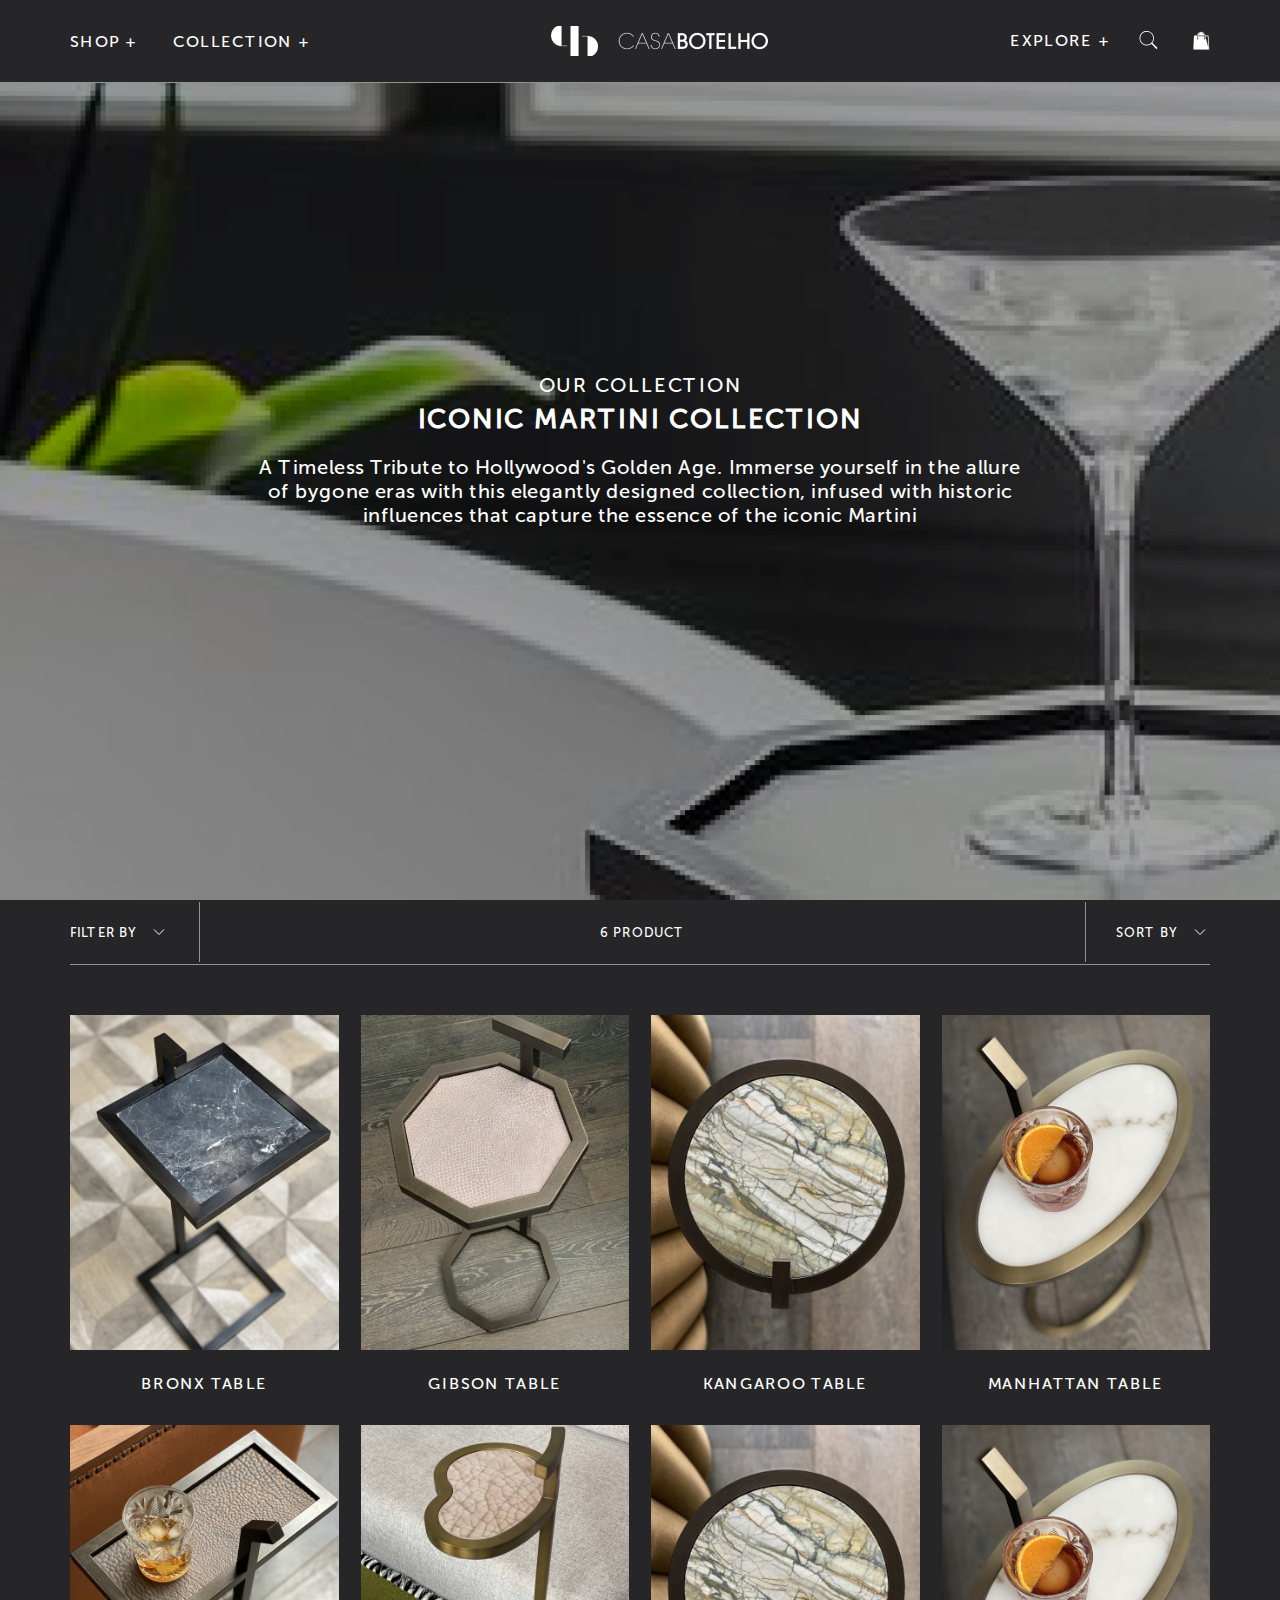
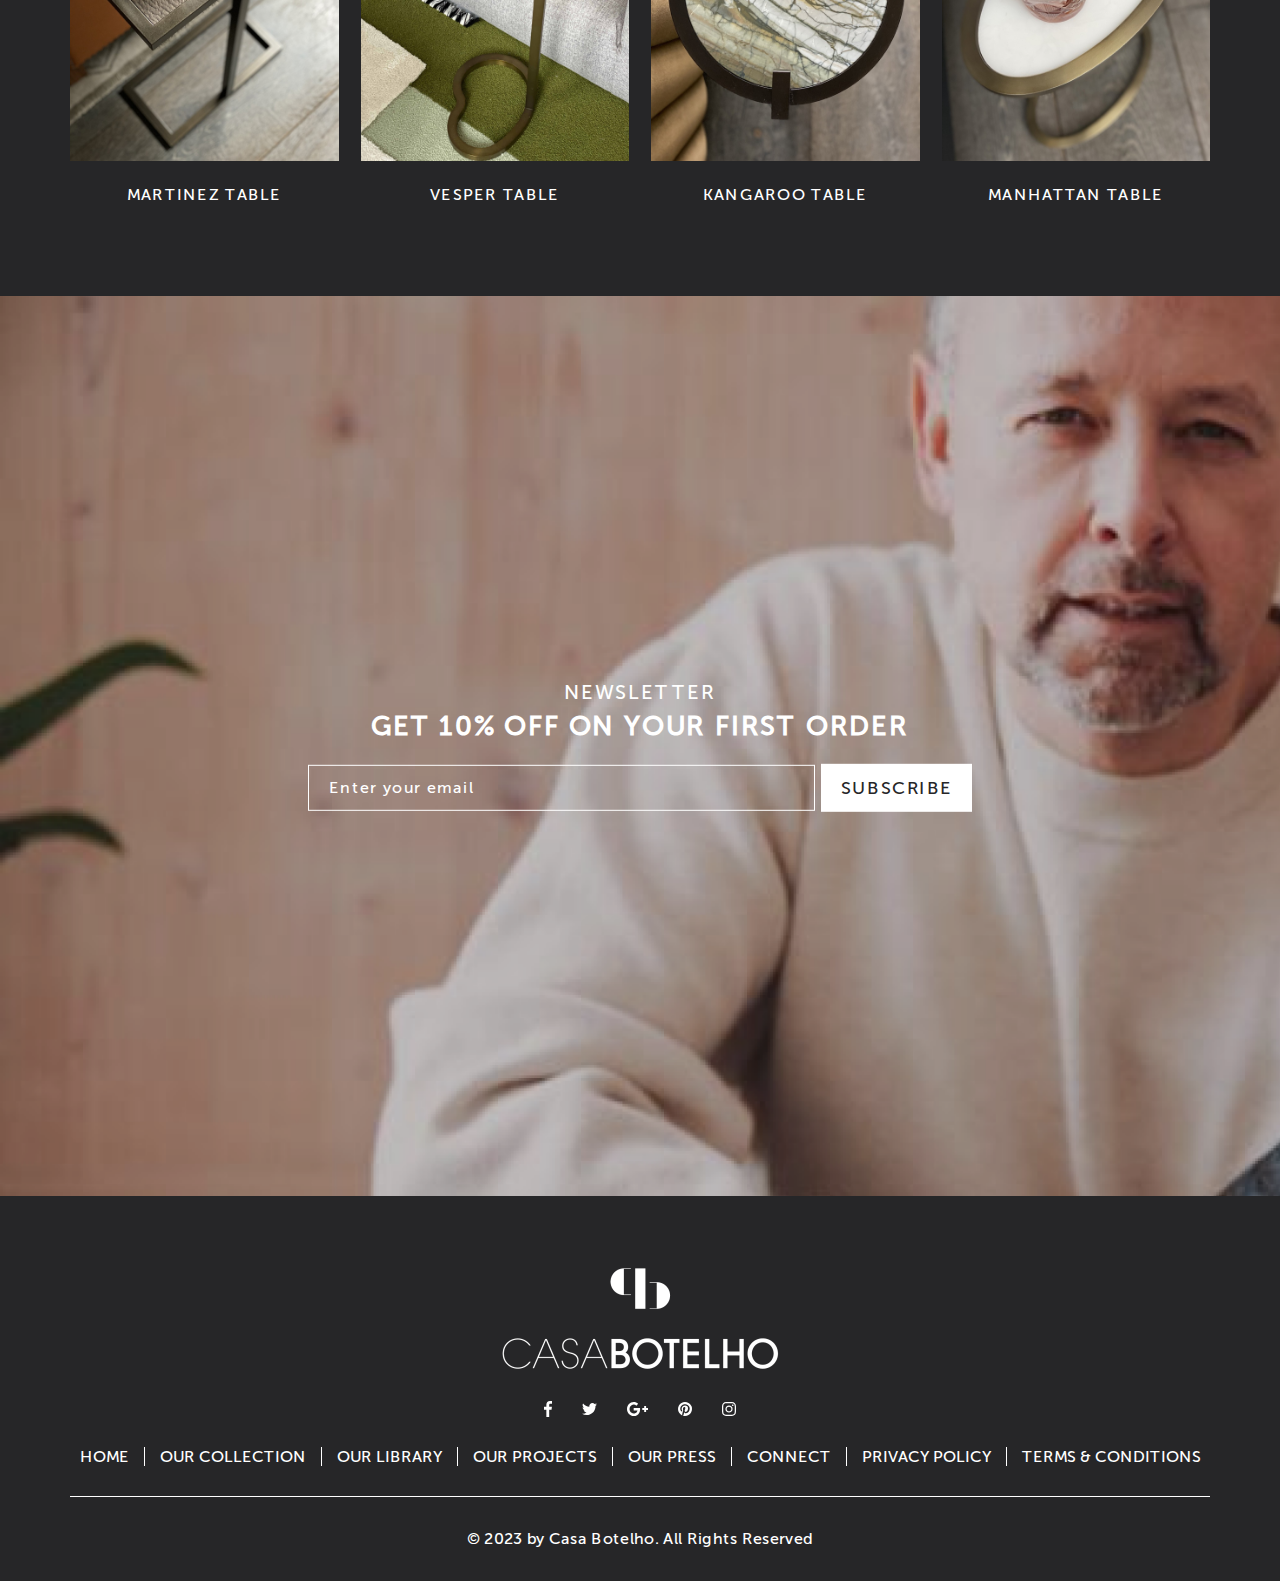
<file: collection.html>
<!DOCTYPE html>
<html lang="en">

<head>
    <meta charset="UTF-8">
    <meta name="viewport" content="width=device-width, initial-scale=1.0">
    <title>collection</title>
    <link rel="stylesheet" href="./css/collection.css">
    <link rel="stylesheet" href="./css/common.css">
    <link rel="stylesheet" href="./css/common-header.css">
</head>
<body>
    <!-- ______________Header Section Start____________ -->
    <div class="header">
        <div class="container">
            <div class="header__wrapper">
                <div class="header__content-wrap space-between">
                    <div class="header__inner_Svg-icon">
                        <div class="menu-icon show" id="menuicon">
                            <svg xmlns="http://www.w3.org/2000/svg" width="17" height="17" viewBox="0 0 32 32"
                                fill="none">
                                <path d="M3 6H30M3 15.4118H30M3 26H30" stroke="#fff" stroke-width="3" />
                            </svg>
                        </div>
                        <div class="cross-icon hide" id="crossicon">
                            <svg xmlns="http://www.w3.org/2000/svg" height="1em"
                                viewBox="0 0 384 512"><!--! Font Awesome Free 6.4.2 by @fontawesome - https://fontawesome.com License - https://fontawesome.com/license (Commercial License) Copyright 2023 Fonticons, Inc. -->
                                <path
                                    d="M342.6 150.6c12.5-12.5 12.5-32.8 0-45.3s-32.8-12.5-45.3 0L192 210.7 86.6 105.4c-12.5-12.5-32.8-12.5-45.3 0s-12.5 32.8 0 45.3L146.7 256 41.4 361.4c-12.5 12.5-12.5 32.8 0 45.3s32.8 12.5 45.3 0L192 301.3 297.4 406.6c12.5 12.5 32.8 12.5 45.3 0s12.5-32.8 0-45.3L237.3 256 342.6 150.6z" />
                            </svg>
                        </div>
                    </div>
                    <div class="header__drop-down" id="dropdown">
                        <div class="header__accordian">
                            <div class="header__accordian__item space-between">
                                <h3 class="header__accordian-title text-transform color">product type</h3>
                                <div class="header__accordian-svg-wrap">
                                    <div class="header__accordian-plus-svg">
                                        <svg xmlns="http://www.w3.org/2000/svg" width="8" height="9" viewBox="0 0 8 9"
                                            fill="none">
                                            <path
                                                d="M0 4.95951V4.04049H3.54023V0H4.4751V4.04049H8V4.95951H4.4751V9H3.54023V4.95951H0Z"
                                                fill="white" />
                                        </svg>
                                    </div>
                                    <div class="header__accordian-minus-svg">
                                        <svg xmlns="http://www.w3.org/2000/svg" width="8" height="1" viewBox="0 0 8 1"
                                            fill="none">
                                            <path
                                                d="M0 0.919049V3.48091e-05H3.54023L4.4751 0L8 3.48091e-05V0.919049H4.4751L3.54023 0.919014L0 0.919049Z"
                                                fill="white" />
                                        </svg>
                                    </div>
                                </div>
                            </div>
                            <ul class="accordian-menu-list">
                                <li class="accordian__list-item">
                                    <a href="" class="accordian__menu-link text-transform color">bar stools</a>
                                </li>
                                <li class="accordian__list-item">
                                    <a href="" class="accordian__menu-link text-transform color">bed & headboards</a>
                                </li>
                                <li class="accordian__list-item">
                                    <a href="" class="accordian__menu-link text-transform color">beside tables</a>
                                </li>
                                <li class="accordian__list-item">
                                    <a href="" class="accordian__menu-link text-transform color">benches</a>
                                </li>
                                <li class="accordian__list-item">
                                    <a href="" class="accordian__menu-link text-transform color">bookshelves</a>
                                </li>
                                <li class="accordian__list-item">
                                    <a href="" class="accordian__menu-link text-transform color">chairs & armchairs</a>
                                </li>
                                <li class="accordian__list-item">
                                    <a href="" class="accordian__menu-link text-transform color">coat stands</a>
                                </li>
                                <li class="accordian__list-item">
                                    <a href="" class="accordian__menu-link text-transform color">coffee tables</a>
                                </li>
                                <li class="accordian__list-item">
                                    <a href="" class="accordian__menu-link text-transform color">console table</a>
                                </li>
                                <li class="accordian__list-item">
                                    <a href="" class="accordian__menu-link text-transform color">cushions</a>
                                </li>
                                <li class="accordian__list-item">
                                    <a href="" class="accordian__menu-link text-transform color">credenzas</a>
                                </li>
                                <li class="accordian__list-item">
                                    <a href="" class="accordian__menu-link text-transform color">desks</a>
                                </li>
                                <li class="accordian__list-item ">
                                    <a href="" class="accordian__menu-link text-transform color">dining chairs</a>
                                </li>
                                <li class="accordian__list-item">
                                    <a href="" class="accordian__menu-link text-transform color">dining tables</a>
                                </li>
                                <li class="accordian__list-item">
                                    <a href="" class="accordian__menu-link text-transform color">drinks trolleys</a>
                                </li>
                                <li class="accordian__list-item">
                                    <a href="" class="accordian__menu-link text-transform color">foot stools & poufs</a>
                                </li>
                                <li class="accordian__list-item">
                                    <a href="" class="accordian__menu-link text-transform color">lighting</a>
                                </li>
                                <li class="accordian__list-item">
                                    <a href="" class="accordian__menu-link text-transform color">mirrors</a>
                                </li>
                                <li class="accordian__list-item">
                                    <a href="" class="accordian__menu-link text-transform color">rugs</a>
                                </li>
                                <li class="accordian__list-item">
                                    <a href="" class="accordian__menu-link text-transform color">side & end tables</a>
                                </li>
                                <li class="accordian__list-item">
                                    <a href="" class="accordian__menu-link text-transform color">trays</a>
                                </li>
                                <li class="accordian__list-item">
                                    <a href="" class="accordian__menu-link text-transform color">tv stands</a>
                                </li>
                                <li class="accordian__list-item">
                                    <a href="" class="accordian__menu-link text-transform color">Wallpaper</a>
                                </li>
                                <li class="accordian__list-item">
                                    <a href="" class="accordian__menu-link text-transform color">Umbrella stands</a>
                                </li>
                            </ul>
                        </div>
                        <div class="header__accordian">
                            <div class="header__accordian__item space-between">
                                <h3 class="header__accordian-title text-transform color">by room</h3>
                                <div class="header__accordian-svg-wrap">
                                    <div class="header__accordian-plus-svg">
                                        <svg xmlns="http://www.w3.org/2000/svg" width="8" height="9" viewBox="0 0 8 9"
                                            fill="none">
                                            <path
                                                d="M0 4.95951V4.04049H3.54023V0H4.4751V4.04049H8V4.95951H4.4751V9H3.54023V4.95951H0Z"
                                                fill="white" />
                                        </svg>
                                    </div>
                                    <div class="header__accordian-minus-svg">
                                        <svg xmlns="http://www.w3.org/2000/svg" width="8" height="1" viewBox="0 0 8 1"
                                            fill="none">
                                            <path
                                                d="M0 0.919049V3.48091e-05H3.54023L4.4751 0L8 3.48091e-05V0.919049H4.4751L3.54023 0.919014L0 0.919049Z"
                                                fill="white" />
                                        </svg>
                                    </div>
                                </div>
                            </div>
                            <ul class="accordian-menu-list">
                                <li class="accordian__list-item">
                                    <a href="" class="accordian__menu-link text-transform color">bed room</a>
                                </li>
                                <li class="accordian__list-item">
                                    <a href="" class="accordian__menu-link text-transform color">HALLWAY</a>
                                </li>
                                <li class="accordian__list-item">
                                    <a href="" class="accordian__menu-link text-transform color">home ACCESSORIES</a>
                                </li>
                                <li class="accordian__list-item">
                                    <a href="" class="accordian__menu-link text-transform color">kitichen & dining</a>
                                </li>
                                <li class="accordian__list-item">
                                    <a href="" class="accordian__menu-link text-transform color">lighting</a>
                                </li>
                                <li class="accordian__list-item">
                                    <a href="" class="accordian__menu-link text-transform color">living room</a>
                                </li>
                                <li class="accordian__list-item">
                                    <a href="" class="accordian__menu-link text-transform color">office</a>
                                </li>
                                <li class="accordian__list-item">
                                    <a href="" class="accordian__menu-link text-transform color">rugs</a>
                                </li>
                            </ul>
                        </div>
                        <div class="header__accordian">
                            <div class="header__accordian__item space-between">
                                <h3 class="header__accordian-title text-transform color">shop</h3>
                                <div class="header__accordian-svg-wrap">
                                    <div class="header__accordian-plus-svg">
                                        <svg xmlns="http://www.w3.org/2000/svg" width="8" height="9" viewBox="0 0 8 9"
                                            fill="none">
                                            <path
                                                d="M0 4.95951V4.04049H3.54023V0H4.4751V4.04049H8V4.95951H4.4751V9H3.54023V4.95951H0Z"
                                                fill="white" />
                                        </svg>
                                    </div>
                                    <div class="header__accordian-minus-svg">
                                        <svg xmlns="http://www.w3.org/2000/svg" width="8" height="1" viewBox="0 0 8 1"
                                            fill="none">
                                            <path
                                                d="M0 0.919049V3.48091e-05H3.54023L4.4751 0L8 3.48091e-05V0.919049H4.4751L3.54023 0.919014L0 0.919049Z"
                                                fill="white" />
                                        </svg>
                                    </div>
                                </div>
                            </div>
                            <ul class="accordian-menu-list">
                                <li class="accordian__list-item">
                                    <a href="" class="accordian__menu-link text-transform color">bar stools</a>
                                </li>
                                <li class="accordian__list-item">
                                    <a href="" class="accordian__menu-link text-transform color">bed & headboards</a>
                                </li>
                                <li class="accordian__list-item">
                                    <a href="" class="accordian__menu-link text-transform color">beside tables</a>
                                </li>
                                <li class="accordian__list-item">
                                    <a href="" class="accordian__menu-link text-transform color">benches</a>
                                </li>
                                <li class="accordian__list-item">
                                    <a href="" class="accordian__menu-link text-transform color">bookshelves</a>
                                </li>
                                <li class="accordian__list-item">
                                    <a href="" class="accordian__menu-link text-transform color">chairs & armchairs</a>
                                </li>
                                <li class="accordian__list-item">
                                    <a href="" class="accordian__menu-link text-transform color">coat stands</a>
                                </li>
                                <li class="accordian__list-item">
                                    <a href="" class="accordian__menu-link text-transform color">coffee tables</a>
                                </li>
                                <li class="accordian__list-item">
                                    <a href="" class="accordian__menu-link text-transform color">console table</a>
                                </li>
                                <li class="accordian__list-item">
                                    <a href="" class="accordian__menu-link text-transform color">cushions</a>
                                </li>
                                <li class="accordian__list-item">
                                    <a href="" class="accordian__menu-link text-transform color">credenzas</a>
                                </li>
                                <li class="accordian__list-item">
                                    <a href="" class="accordian__menu-link text-transform color">desks</a>
                                </li>
                                <li class="accordian__list-item ">
                                    <a href="" class="accordian__menu-link text-transform color">dining chairs</a>
                                </li>
                                <li class="accordian__list-item">
                                    <a href="" class="accordian__menu-link text-transform color">dining tables</a>
                                </li>
                                <li class="accordian__list-item">
                                    <a href="" class="accordian__menu-link text-transform color">drinks trolleys</a>
                                </li>
                                <li class="accordian__list-item">
                                    <a href="" class="accordian__menu-link text-transform color">foot stools & poufs</a>
                                </li>
                                <li class="accordian__list-item">
                                    <a href="" class="accordian__menu-link text-transform color">lighting</a>
                                </li>
                                <li class="accordian__list-item">
                                    <a href="" class="accordian__menu-link text-transform color">mirrors</a>
                                </li>
                                <li class="accordian__list-item">
                                    <a href="" class="accordian__menu-link text-transform color">rugs</a>
                                </li>
                                <li class="accordian__list-item">
                                    <a href="" class="accordian__menu-link text-transform color">side & end tables</a>
                                </li>
                                <li class="accordian__list-item">
                                    <a href="" class="accordian__menu-link text-transform color">trays</a>
                                </li>
                                <li class="accordian__list-item">
                                    <a href="" class="accordian__menu-link text-transform color">tv stands</a>
                                </li>
                                <li class="accordian__list-item">
                                    <a href="" class="accordian__menu-link text-transform color">Wallpaper</a>
                                </li>
                                <li class="accordian__list-item">
                                    <a href="" class="accordian__menu-link text-transform color">Umbrella stands</a>
                                </li>
                                <li class="accordian__list-item">
                                    <a href="" class="accordian__menu-link text-transform color">bed room</a>
                                </li>
                                <li class="accordian__list-item">
                                    <a href="" class="accordian__menu-link text-transform color">HALLWAY</a>
                                </li>
                                <li class="accordian__list-item">
                                    <a href="" class="accordian__menu-link text-transform color">home ACCESSORIES</a>
                                </li>
                                <li class="accordian__list-item">
                                    <a href="" class="accordian__menu-link text-transform color">kitichen & dining</a>
                                </li>
                                <li class="accordian__list-item">
                                    <a href="" class="accordian__menu-link text-transform color">lighting</a>
                                </li>
                                <li class="accordian__list-item">
                                    <a href="" class="accordian__menu-link text-transform color">living room</a>
                                </li>
                                <li class="accordian__list-item">
                                    <a href="" class="accordian__menu-link text-transform color">office</a>
                                </li>
                                <li class="accordian__list-item">
                                    <a href="" class="accordian__menu-link text-transform color">rugs</a>
                                </li>
                            </ul>
                        </div>
                        <div class="header__accordian">
                            <div class="header__accordian__item space-between">
                                <h3 class="header__accordian-title text-transform color">collection</h3>
                                <div class="header__accordian-svg-wrap">
                                    <div class="header__accordian-plus-svg">
                                        <svg xmlns="http://www.w3.org/2000/svg" width="8" height="9" viewBox="0 0 8 9"
                                            fill="none">
                                            <path
                                                d="M0 4.95951V4.04049H3.54023V0H4.4751V4.04049H8V4.95951H4.4751V9H3.54023V4.95951H0Z"
                                                fill="white" />
                                        </svg>
                                    </div>
                                    <div class="header__accordian-minus-svg">
                                        <svg xmlns="http://www.w3.org/2000/svg" width="8" height="1" viewBox="0 0 8 1"
                                            fill="none">
                                            <path
                                                d="M0 0.919049V3.48091e-05H3.54023L4.4751 0L8 3.48091e-05V0.919049H4.4751L3.54023 0.919014L0 0.919049Z"
                                                fill="white" />
                                        </svg>
                                    </div>
                                </div>
                            </div>
                            <ul class="accordian-menu-list">
                                <li class="accordian__list-item">
                                    <a href="" class="accordian__menu-link text-transform color">APHRODITE</a>
                                </li>
                                <li class="accordian__list-item">
                                    <a href="" class="accordian__menu-link text-transform color">atena</a>
                                </li>
                                <li class="accordian__list-item">
                                    <a href="" class="accordian__menu-link text-transform color">BACCO</a>
                                </li>
                                <li class="accordian__list-item">
                                    <a href="" class="accordian__menu-link text-transform color">cronos</a>
                                </li>
                                <li class="accordian__list-item">
                                    <a href="" class="accordian__menu-link text-transform color">curvature</a>
                                </li>
                                <li class="accordian__list-item">
                                    <a href="" class="accordian__menu-link text-transform color">cupid</a>
                                </li>
                                <li class="accordian__list-item">
                                    <a href="" class="accordian__menu-link text-transform color">DIANA</a>
                                </li>
                                <li class="accordian__list-item">
                                    <a href="" class="accordian__menu-link text-transform color">ELIO</a>
                                </li>
                                <li class="accordian__list-item">
                                    <a href="" class="accordian__menu-link text-transform color">ercole</a>
                                </li>
                                <li class="accordian__list-item">
                                    <a href="" class="accordian__menu-link text-transform color">vesta</a>
                                </li>
                                <li class="accordian__list-item">
                                    <a href="" class="accordian__menu-link text-transform color">sominus</a>
                                </li>
                                <li class="accordian__list-item">
                                    <a href="" class="accordian__menu-link text-transform color">pelios</a>
                                </li>
                                <li class="accordian__list-item">
                                    <a href="" class="accordian__menu-link text-transform color">martini</a>
                                </li>
                                <li class="accordian__list-item">
                                    <a href="" class="accordian__menu-link text-transform color">eros</a>
                                </li>
                                <li class="accordian__list-item">
                                    <a href="" class="accordian__menu-link text-transform color">ermes</a>
                                </li>
                                <li class="accordian__list-item">
                                    <a href="" class="accordian__menu-link text-transform color">x-leg</a>
                                </li>
                            </ul>
                        </div>
                        <div class="header__accordian">
                            <div class="header__accordian__item space-between">
                                <h3 class="header__accordian-title text-transform color">explore</h3>
                                <div class="header__accordian-svg-wrap">
                                    <div class="header__accordian-plus-svg">
                                        <svg xmlns="http://www.w3.org/2000/svg" width="8" height="9" viewBox="0 0 8 9"
                                            fill="none">
                                            <path
                                                d="M0 4.95951V4.04049H3.54023V0H4.4751V4.04049H8V4.95951H4.4751V9H3.54023V4.95951H0Z"
                                                fill="white" />
                                        </svg>
                                    </div>
                                    <div class="header__accordian-minus-svg">
                                        <svg xmlns="http://www.w3.org/2000/svg" width="8" height="1" viewBox="0 0 8 1"
                                            fill="none">
                                            <path
                                                d="M0 0.919049V3.48091e-05H3.54023L4.4751 0L8 3.48091e-05V0.919049H4.4751L3.54023 0.919014L0 0.919049Z"
                                                fill="white" />
                                        </svg>
                                    </div>
                                </div>
                            </div>
                            <ul class="accordian-menu-list">
                                <li class="accordian__list-item">
                                    <a href="" class="accordian__menu-link text-transform color">our library</a>
                                </li>
                                <li class="accordian__list-item">
                                    <a href="" class="accordian__menu-link text-transform color">our press</a>
                                </li>
                                <li class="accordian__list-item">
                                    <a href="" class="accordian__menu-link text-transform color">our projects</a>
                                </li>
                                <li class="accordian__list-item">
                                    <a href="" class="accordian__menu-link text-transform color">connect</a>
                                </li>
                            </ul>
                        </div>
                    </div>
                    <ul class="header__menu-list">
                        <li class="header__list-item shop-item">
                            <a href="" class="header__menu-link color text-transform">shop +</a>
                            <div class="mega-menu">
                                <div class="container">
                                    <div class="mega-menu-wrapper">
                                        <div class="drop-down">
                                            <div class="mega-menu-alpha">
                                                <div class="mega-menu__grid-wrap">
                                                    <div class="mega-menu__content-wrap">
                                                        <h3 class="mega-menu__title">product type</h3>
                                                        <div class="mega-menu-content-area">
                                                            <ul class="mega-menu__menu-list">
                                                                <li class="mega-menu__list-item">
                                                                    <a href="" class="mega-menu__menu-link">bar
                                                                        stools</a>
                                                                </li>
                                                                <li class="mega-menu__list-item">
                                                                    <a href="" class="mega-menu__menu-link">BEDS &
                                                                        HEADBOARDS</a>
                                                                </li>
                                                                <li class="mega-menu__list-item">
                                                                    <a href="" class="mega-menu__menu-link">beside
                                                                        table</a>
                                                                </li>
                                                                <li class="mega-menu__list-item">
                                                                    <a href="" class="mega-menu__menu-link">benches</a>
                                                                </li>
                                                                <li class="mega-menu__list-item">
                                                                    <a href=""
                                                                        class="mega-menu__menu-link">BOOKSHELVES</a>
                                                                </li>
                                                                <li class="mega-menu__list-item">
                                                                    <a href="" class="mega-menu__menu-link">CHAIRS &
                                                                        ARMCHAIRS</a>
                                                                </li>
                                                                <li class="mega-menu__list-item">
                                                                    <a href="" class="mega-menu__menu-link">coat
                                                                        stands</a>
                                                                </li>
                                                                <li class="mega-menu__list-item">
                                                                    <a href="" class="mega-menu__menu-link">coffee
                                                                        table</a>
                                                                </li>
                                                            </ul>
                                                            <ul class="mega-menu__menu-list">
                                                                <li class="mega-menu__list-item">
                                                                    <a href="" class="mega-menu__menu-link">console
                                                                        table</a>
                                                                </li>
                                                                <li class="mega-menu__list-item">
                                                                    <a href="" class="mega-menu__menu-link">CUSHIONS</a>
                                                                </li>
                                                                <li class="mega-menu__list-item">
                                                                    <a href=""
                                                                        class="mega-menu__menu-link">CREDENZAS</a>
                                                                </li>
                                                                <li class="mega-menu__list-item">
                                                                    <a href="" class="mega-menu__menu-link">Desk</a>
                                                                </li>
                                                                <li class="mega-menu__list-item">
                                                                    <a href="" class="mega-menu__menu-link">dining
                                                                        chair</a>
                                                                </li>
                                                                <li class="mega-menu__list-item">
                                                                    <a href="" class="mega-menu__menu-link">dining
                                                                        table</a>
                                                                </li>
                                                                <li class="mega-menu__list-item">
                                                                    <a href="" class="mega-menu__menu-link">DRINKS
                                                                        TROLLEYS</a>
                                                                </li>
                                                                <li class="mega-menu__list-item">
                                                                    <a href="" class="mega-menu__menu-link">FOOT STOOLS
                                                                        & POUFS</a>
                                                                </li>
                                                            </ul>
                                                            <ul class="mega-menu__menu-list">
                                                                <li class="mega-menu__list-item">
                                                                    <a href="" class="mega-menu__menu-link">lighting</a>
                                                                </li>
                                                                <li class="mega-menu__list-item">
                                                                    <a href="" class="mega-menu__menu-link">mirrors</a>
                                                                </li>
                                                                <li class="mega-menu__list-item">
                                                                    <a href="" class="mega-menu__menu-link">rugs</a>
                                                                </li>
                                                                <li class="mega-menu__list-item">
                                                                    <a href="" class="mega-menu__menu-link">Side & End
                                                                        Tables</a>
                                                                </li>
                                                                <li class="mega-menu__list-item">
                                                                    <a href="" class="mega-menu__menu-link">trays</a>
                                                                </li>
                                                                <li class="mega-menu__list-item">
                                                                    <a href="" class="mega-menu__menu-link">tv
                                                                        stands</a>
                                                                </li>
                                                                <li class="mega-menu__list-item">
                                                                    <a href=""
                                                                        class="mega-menu__menu-link">Wallpaper</a>
                                                                </li>
                                                                <li class="mega-menu__list-item">
                                                                    <a href="" class="mega-menu__menu-link">Umbrella
                                                                        Stands</a>
                                                                </li>
                                                            </ul>
                                                        </div>
                                                    </div>
                                                    <div class="mega-menu__content-wrap">
                                                        <h3 class="mega-menu__title">by room</h3>
                                                        <ul class="mega-menu__menu-list">
                                                            <li class="mega-menu__list-item">
                                                                <a href="" class="mega-menu__menu-link">bed rooms</a>
                                                            </li>
                                                            <li class="mega-menu__list-item">
                                                                <a href="" class="mega-menu__menu-link">HALLWAY</a>
                                                            </li>
                                                            <li class="mega-menu__list-item">
                                                                <a href="" class="mega-menu__menu-link">HOME
                                                                    ACCESSORIES</a>
                                                            </li>
                                                            <li class="mega-menu__list-item">
                                                                <a href="" class="mega-menu__menu-link">kitichen &
                                                                    dining</a>
                                                            </li>
                                                            <li class="mega-menu__list-item">
                                                                <a href="" class="mega-menu__menu-link">lighting</a>
                                                            </li>
                                                            <li class="mega-menu__list-item">
                                                                <a href="" class="mega-menu__menu-link">living rooms</a>
                                                            </li>
                                                            <li class="mega-menu__list-item">
                                                                <a href="" class="mega-menu__menu-link">office</a>
                                                            </li>
                                                            <li class="mega-menu__list-item">
                                                                <a href="" class="mega-menu__menu-link">RUGs</a>
                                                            </li>
                                                        </ul>
                                                    </div>
                                                </div>
                                            </div>
                                            <div class="mega-menu__beta">
                                                <div class="mega-menu__inner-image">
                                                    <div class="mega-menu__image">
                                                        <img src="./images/Rectangle mega-menu-1.png" alt="">
                                                    </div>
                                                    <div class="mega-menu__text">
                                                        <h4 class="mega-menu__image-title color text-transform">new
                                                            arrivals</h4>
                                                        <h5 class="mega-menu__image-sub-title color text-transform">shop
                                                            now</h5>
                                                    </div>
                                                </div>
                                            </div>
                                        </div>
                                    </div>
                                </div>
                            </div>
                        </li>
                        <li class="header__list-item collection-item">
                            <a href="" class="header__menu-link color text-transform">collection +</a>
                            <div class="mega-menu mega-collection">
                                <div class="container">
                                    <div class="mega-menu-wrapper">
                                        <div class="mega-menu__drop-down space-between-1">
                                            <div class="mega-menu__collecton-image-wrap">
                                                <div class="mega-menu__collection-image">
                                                    <img src="./images/Rectangle 6093.png" alt="">
                                                </div>
                                                <div class="mega-menu__text-position">
                                                    <h4 class="mega-menu__image-title color text-transform">discover
                                                        zeus</h4>
                                                    <h5 class="mega-menu__image-sub-title color text-transform">explore
                                                        now</h5>
                                                </div>
                                            </div>
                                            <div class="mega-menu__collection-content">
                                                <ul class="mega-menu__menu-list">
                                                    <li class="mega-menu__list-item">
                                                        <a href="" class="mega-menu__menu-link">APHRODITE</a>
                                                    </li>
                                                    <li class="mega-menu__list-item">
                                                        <a href="" class="mega-menu__menu-link">ATENa</a>
                                                    </li>
                                                    <li class="mega-menu__list-item">
                                                        <a href="" class="mega-menu__menu-link">BACCO</a>
                                                    </li>
                                                    <li class="mega-menu__list-item">
                                                        <a href="" class="mega-menu__menu-link">CRONO</a>
                                                    </li>
                                                    <li class="mega-menu__list-item">
                                                        <a href="" class="mega-menu__menu-link">CURVATUR</a>
                                                    </li>
                                                    <li class="mega-menu__list-item">
                                                        <a href="" class="mega-menu__menu-link">CUPID</a>
                                                    </li>
                                                    <li class="mega-menu__list-item">
                                                        <a href="" class="mega-menu__menu-link">DIANA</a>
                                                    </li>
                                                    <li class="mega-menu__list-item">
                                                        <a href="" class="mega-menu__menu-link">ELIO</a>
                                                    </li>
                                                </ul>
                                                <ul class="mega-menu__menu-list">
                                                    <li class="mega-menu__list-item">
                                                        <a href="" class="mega-menu__menu-link">APHRODITE</a>
                                                    </li>
                                                    <li class="mega-menu__list-item">
                                                        <a href="" class="mega-menu__menu-link">ATENa</a>
                                                    </li>
                                                    <li class="mega-menu__list-item">
                                                        <a href="" class="mega-menu__menu-link">BACCO</a>
                                                    </li>
                                                    <li class="mega-menu__list-item">
                                                        <a href="" class="mega-menu__menu-link">CRONO</a>
                                                    </li>
                                                    <li class="mega-menu__list-item">
                                                        <a href="" class="mega-menu__menu-link">CURVATUR</a>
                                                    </li>
                                                    <li class="mega-menu__list-item">
                                                        <a href="" class="mega-menu__menu-link">CUPID</a>
                                                    </li>
                                                    <li class="mega-menu__list-item">
                                                        <a href="" class="mega-menu__menu-link">DIANA</a>
                                                    </li>
                                                    <li class="mega-menu__list-item">
                                                        <a href="" class="mega-menu__menu-link">ELIO</a>
                                                    </li>
                                                </ul>
                                            </div>
                                            <div class="mega-menu__collecton-image-wrap">
                                                <div class="mega-menu__collection-image">
                                                    <img src="./images/Rectangle 6093 (1).png" alt="">
                                                </div>
                                                <div class="mega-menu__text-position">
                                                    <h4 class="mega-menu__image-title color text-transform">custom
                                                        design</h4>
                                                    <h5 class="mega-menu__image-sub-title color text-transform">explore
                                                        now</h5>
                                                </div>
                                            </div>
                                        </div>
                                    </div>
                                </div>
                            </div>
                        </li>
                    </ul>
                    <div class="header__compony-log">
                        <div class="header__logo-image">
                            <img src="./images/image 1.png" alt="">
                        </div>
                    </div>
                    <div class="header__social-icon flex">
                        <li class="header__list-item-explore">
                            <a href="" class="header__menu-link color text-transform">Explore +</a>
                            <div class="mega-menu explore">
                                <div class="container">
                                    <div class="mega-menu-wrapper">
                                        <div class="mega-menu__drop-down">
                                            <ul class="mega-menu-explore__menu-list">
                                                <li class="mega-menu__list-item">
                                                    <a href="" class="mega-menu__menu-link">Our library</a>
                                                </li>
                                                <li class="mega-menu__list-item">
                                                    <a href="" class="mega-menu__menu-link">our press</a>
                                                </li>
                                                <li class="mega-menu__list-item">
                                                    <a href="" class="mega-menu__menu-link">our project</a>
                                                </li>
                                                <li class="mega-menu__list-item">
                                                    <a href="" class="mega-menu__menu-link">Connect</a>
                                                </li>
                                            </ul>
                                        </div>
                                    </div>
                                </div>
                            </div>
                        </li>
                        <div class="header__svg">
                            <div class="search-svg">
                                <svg xmlns="http://www.w3.org/2000/svg" width="19" height="18" viewBox="0 0 19 18"
                                    fill="none">
                                    <path
                                        d="M0.532227 7.12439C0.534772 3.59435 3.21997 0.63248 6.58728 0.0944592C10.4946 -0.529763 14.1321 2.00067 14.8736 5.88572C15.2682 7.95414 14.8172 9.85399 13.568 11.5534C13.4526 11.7105 13.4526 11.7899 13.5934 11.9309C15.2088 13.5513 16.8148 15.1815 18.4293 16.8028C18.571 16.9451 18.5638 17.0292 18.4238 17.157C18.1684 17.3901 17.9177 17.6296 17.6831 17.884C17.5381 18.0415 17.4507 18.0364 17.2997 17.8823C15.8951 16.4508 14.4817 15.0274 13.0708 13.6019C12.8672 13.3959 12.6593 13.1942 12.4595 12.9844C12.3704 12.891 12.303 12.8779 12.1927 12.9636C11.1072 13.8087 9.87655 14.3123 8.51062 14.4414C6.44093 14.6371 4.59947 14.0558 3.02484 12.6936C1.68054 11.5309 0.889829 10.0502 0.60731 8.29513C0.550891 7.94523 0.550467 7.59192 0.532227 7.12439ZM14.1941 7.24117C14.1949 3.69669 11.3231 0.804035 7.80008 0.799788C4.23551 0.795542 1.34076 3.67164 1.33821 7.21994C1.33566 10.7857 4.21048 13.6685 7.76784 13.6681C11.3214 13.6681 14.1928 10.7958 14.1936 7.24075L14.1941 7.24117Z"
                                        fill="white" />
                                </svg>
                            </div>
                        </div>
                        <div class="header__svg">
                            <div class="bag-svg">
                                <svg xmlns="http://www.w3.org/2000/svg" width="17" height="20" viewBox="0 0 17 20"
                                    fill="none">
                                    <path
                                        d="M4.36829 4.62082H2.82379C2.13785 4.62082 1.7304 4.62287 1.48878 4.63166C1.36846 4.63604 1.28601 4.64218 1.22979 4.65126C1.20166 4.6558 1.1771 4.66153 1.1564 4.6695C1.13565 4.67749 1.11431 4.68943 1.09772 4.70903L1.09715 4.70971C1.08957 4.71889 1.08584 4.72781 1.08453 4.73103C1.08277 4.73538 1.08157 4.73931 1.0808 4.74211C1.07923 4.74773 1.07804 4.75355 1.07712 4.75864C1.07524 4.76906 1.07342 4.7823 1.07164 4.79746C1.06803 4.82809 1.06401 4.87116 1.05961 4.92529C1.05079 5.0338 1.04021 5.18967 1.02816 5.38582C1.00406 5.77825 0.974006 6.33354 0.94038 6.99719C0.873125 8.32457 0.79155 10.0863 0.714733 11.8477C0.637916 13.6091 0.565847 15.3704 0.517605 16.6967C0.493486 17.3599 0.475314 17.9145 0.465485 18.3062C0.460572 18.502 0.457732 18.6575 0.457288 18.7656C0.457067 18.8195 0.457436 18.8624 0.458497 18.8929C0.45902 18.908 0.459752 18.9213 0.460836 18.9319C0.461361 18.937 0.462132 18.9431 0.463402 18.9492C0.464028 18.9522 0.465081 18.9566 0.46685 18.9616C0.468078 18.9651 0.471989 18.976 0.48116 18.9868C0.481262 18.9869 0.481366 18.987 0.48147 18.9872L0.538414 18.9383L4.36829 4.62082ZM4.36829 4.62082L4.36829 4.47797L4.36829 4.47778C4.37249 2.84277 5.60621 1.342 7.24208 0.985031C7.31708 0.966984 7.45206 0.952406 7.60483 0.942186C7.76006 0.931805 7.93945 0.925581 8.10551 0.925577M4.36829 4.62082L8.10504 0.925581C8.1052 0.925581 8.10536 0.925577 8.10551 0.925577M8.10551 0.925577C8.61465 0.921448 8.77761 0.938148 9.11445 1.02236L9.11464 1.0224C10.6259 1.40441 11.6791 2.64367 11.8426 4.23579C11.8426 4.23587 11.8426 4.23595 11.8426 4.23602M8.10551 0.925577L11.8426 4.23602M11.8426 4.23602L11.8846 4.62082H13.5725C14.3181 4.62082 14.7593 4.62287 15.0198 4.63166C15.1496 4.63603 15.2376 4.64216 15.297 4.65115C15.3266 4.65564 15.3522 4.66127 15.3735 4.66908C15.3946 4.67683 15.417 4.68869 15.4342 4.70903L15.4348 4.70971C15.4423 4.71889 15.4461 4.72781 15.4474 4.73103C15.4491 4.73538 15.4503 4.73931 15.4511 4.74211C15.4527 4.74773 15.4539 4.75355 15.4548 4.75864C15.4567 4.76906 15.4585 4.7823 15.4603 4.79746C15.4639 4.82809 15.4679 4.87116 15.4723 4.92529C15.4811 5.0338 15.4917 5.18967 15.5038 5.38582C15.5279 5.77825 15.5579 6.33354 15.5915 6.99719C15.6588 8.32457 15.7404 10.0863 15.8172 11.8477C15.894 13.6091 15.9661 15.3704 16.0143 16.6967C16.0384 17.3599 16.0566 17.9145 16.0664 18.3062C16.0713 18.502 16.0742 18.6575 16.0746 18.7656C16.0748 18.8195 16.0745 18.8624 16.0734 18.8929C16.0729 18.908 16.0722 18.9213 16.0711 18.9319C16.0706 18.937 16.0698 18.9431 16.0685 18.9492C16.0679 18.9522 16.0668 18.9566 16.0651 18.9616C16.0638 18.9651 16.0599 18.976 16.0508 18.9868L11.8426 4.23602ZM3.87577 7.785C3.90284 7.71148 3.9436 7.65342 4.01838 7.61903C4.08597 7.58793 4.17368 7.58031 4.28298 7.58031H4.36829V6.40164V5.22297H3.00465C2.44551 5.22297 2.08606 5.22606 1.86507 5.23371C1.75418 5.23755 1.68042 5.24248 1.63443 5.24837C1.62944 5.24901 1.62493 5.24965 1.62087 5.25026C1.61952 5.27288 1.61783 5.30347 1.61581 5.34175C1.61115 5.43018 1.60477 5.55897 1.59687 5.7238C1.58107 6.05343 1.55924 6.52681 1.53304 7.10892C1.48063 8.27311 1.41076 9.87198 1.33678 11.625L1.33677 11.6251C1.18507 15.1183 1.05358 18.1109 1.03644 18.2756L1.01903 18.4729H8.26185H15.5036L15.4829 18.0675C15.4829 18.0674 15.4829 18.0672 15.4829 18.067C15.4712 17.8794 15.4028 16.3351 15.3104 14.2504C15.2713 13.3691 15.228 12.3913 15.1828 11.3786L15.1828 11.3785L14.9146 5.24297L13.3912 5.23119L13.391 5.23119L11.8759 5.22336V6.40164V7.58031H11.9571C12.0685 7.58031 12.1694 7.60633 12.2447 7.66001C12.3221 7.7152 12.3691 7.7979 12.3691 7.89782C12.3691 7.94627 12.3671 8.00191 12.3416 8.04933C12.3128 8.10281 12.2632 8.13192 12.2022 8.14888C12.1434 8.16525 12.0643 8.17312 11.9608 8.17738C11.8561 8.18169 11.7205 8.18245 11.5461 8.18245C11.2504 8.18245 11.0827 8.18155 10.9845 8.1707C10.9353 8.16527 10.8945 8.1566 10.8615 8.13885C10.8242 8.11888 10.8043 8.09154 10.7899 8.06578L10.7899 8.06579L10.7889 8.06392C10.7242 7.93914 10.7224 7.81088 10.8037 7.71399C10.8802 7.62278 11.0138 7.58031 11.172 7.58031H11.2738V6.40164V5.22297H8.12209H4.97043V6.40164V7.58031H5.05574C5.16504 7.58031 5.25275 7.58793 5.32035 7.61903C5.39512 7.65342 5.43588 7.71148 5.46296 7.785C5.48037 7.83 5.48871 7.87459 5.48257 7.92145C5.47651 7.96761 5.45728 8.00897 5.43144 8.04902C5.41625 8.07331 5.39673 8.10393 5.36309 8.12737C5.32905 8.15109 5.2882 8.16258 5.23862 8.16942C5.14409 8.18246 4.98107 8.18246 4.68318 8.18245H4.66936H4.65554C4.35765 8.18246 4.19464 8.18246 4.1001 8.16942C4.05052 8.16258 4.00967 8.15109 3.97563 8.12737C3.94199 8.10393 3.92247 8.07331 3.90729 8.04902C3.88144 8.00897 3.86221 7.96761 3.85615 7.92145C3.85001 7.87459 3.85836 7.83 3.87577 7.785ZM3.87577 7.785C3.87585 7.78477 3.87594 7.78455 3.87603 7.78432L3.94593 7.8115L3.87552 7.78568C3.8756 7.78546 3.87568 7.78523 3.87577 7.785ZM11.2535 4.40292L11.2535 4.40285C11.1207 3.00212 10.2291 1.93237 8.92993 1.60354C8.72661 1.55222 8.4272 1.52463 8.1239 1.52361C7.82051 1.52259 7.52136 1.54819 7.31837 1.59943L7.31784 1.59956C6.38299 1.82826 5.58029 2.51084 5.21551 3.38031C5.0784 3.71922 4.97043 4.20247 4.97043 4.4903V4.62082H8.1262H11.2744L11.2535 4.40292Z"
                                        fill="white" stroke="white" stroke-width="0.15" />
                                </svg>
                            </div>
                        </div>
                    </div>
                </div>
            </div>
        </div>
    </div>
    <!-- ______________Header Section End____________ -->
    <!-- ______________Hero-banner Section Start____________ -->
    <div class="hero-banner">
        <div class="container">
            <div class="hero-banner__wrapper">
                <div class="hero-banner__content-area">
                    <div class="hero-banner__content">
                        <h2 class="main-title font-size">our collection</h2>
                        <h1 class="main-heading font-1">iconic MARTINI COLLECTION</h1>
                        <p class="para color">A Timeless Tribute to Hollywood's Golden Age. Immerse yourself in the
                            allure of bygone eras with this elegantly designed collection, infused with historic
                            influences that capture the essence of the iconic Martini</p>
                    </div>
                </div>
            </div>
        </div>
    </div>
    <!-- ______________Hero-banner Section End____________ -->
    <!-- ____________Image-Collection-Section Start_________-->
    <div class="image-collection">
        <div class="container">
            <div class="image-collection__wrapper">
                <div class="image-collection__content-area">
                    <div class="image-section__content-svg-wrap space-between">
                        <div class="image-section__content-svg align-center-1">
                            <h2 class="image-section__title color text-transform">filter by</h2>
                            <div class="up-svg">
                                <svg xmlns="http://www.w3.org/2000/svg" width="20" height="20" viewBox="0 0 20 20"
                                    fill="none">
                                    <path d="M15 7.5L10 12.5L5 7.5" stroke="white" />
                                </svg>
                            </div>
                        </div>
                        <div class="image-section__content-svg align-center-1">
                            <h2 class="image-section__title color text-transform">6 product</h2>
                        </div>
                        <div class="image-section__content-svg align-center-1">
                            <h2 class="image-section__title color text-transform">sort by</h2>
                            <div class="up-svg">
                                <svg xmlns="http://www.w3.org/2000/svg" width="20" height="20" viewBox="0 0 20 20"
                                    fill="none">
                                    <path d="M15 7.5L10 12.5L5 7.5" stroke="white" />
                                </svg>
                            </div>
                        </div>
                    </div>
                </div>
                <div class="image-collection__image-area">
                    <div class="image-collection__image-wrap">
                        <div class="image-collection__text-image-wrap">
                            <div class="image-collection__image">
                                <img src="./images/Rectangle 6084-111.png" alt="">
                            </div>
                            <h4 class="image-collection__image-title">Bronx Table</h4>
                        </div>
                        <div class="image-collection__text-image-wrap">
                            <div class="image-collection__image">
                                <img src="./images/Rectangle 6085-222.png" alt="">
                            </div>
                            <h4 class="image-collection__image-title">Gibson Table</h4>
                        </div>
                        <div class="image-collection__text-image-wrap">
                            <div class="image-collection__image">
                                <img src="./images/Rectangle 6086-333.png" alt="">
                            </div>
                            <h4 class="image-collection__image-title">KANGAROO Table</h4>
                        </div>
                        <div class="image-collection__text-image-wrap">
                            <div class="image-collection__image">
                                <img src="./images/Rectangle 6087-888.png" alt="">
                            </div>
                            <h4 class="image-collection__image-title">MANHATTAN Table</h4>
                        </div>
                        <div class="image-collection__text-image-wrap text-image-wrap-5">
                            <div class="image-collection__image">
                                <img src="./images/Rectangle 6084 -444.png" alt="">
                            </div>
                            <h4 class="image-collection__image-title">MARTINEZ Table</h4>
                        </div>
                        <div class="image-collection__text-image-wrap text-image-wrap-5">
                            <div class="image-collection__image">
                                <img src="./images/Rectangle 6085-555.png" alt="">
                            </div>
                            <h4 class="image-collection__image-title">VESPER Table</h4>
                        </div>
                        <div class="image-collection__text-image-wrap text-image-wrap-5">
                            <div class="image-collection__image">
                                <img src="./images/Rectangle 6086-333.png" alt="">
                            </div>
                            <h4 class="image-collection__image-title">KANGAROO Table</h4>
                        </div>
                        <div class="image-collection__text-image-wrap text-image-wrap-5">
                            <div class="image-collection__image">
                                <img src="./images/Rectangle 6087-888.png" alt="">
                            </div>
                            <h4 class="image-collection__image-title">MANHATTAN Table</h4>
                        </div>
                    </div>
                </div>
            </div>
        </div>
    </div>
    <!-- ______________Image-Collection-Section End____________ -->
    <div class="news-letter">
        <div class="container">
            <div class="news-letter__wrapper">
                <div class="news-letter__content-wrap">
                    <h5 class="news-letter__title font-size">Newsletter</h5>
                    <h4 class="news-letter__sub-title font-1">get 10% off on your first order</h4>
                    <div class="news-letter__content">
                        <div class="search">
                            <input type="email" placeholder="Enter your email">
                        </div>
                        <a href="" class="news-letter__btn">subscribe</a>
                    </div>
                </div>
            </div>
        </div>
    </div>
    <!-- _____________Newsletter-Section End____________ -->
    <!-- _____________Fotter-Section Start____________ -->
    <div class="fotter">
        <div class="container">
            <div class="fotter__wrapper">
                <div class="fotter__content-area">
                    <div class="fotter__logo-image">
                        <img src="./images/image 19.png" alt="">
                    </div>
                    <div class="fotter__social-icon">
                        <div class="fotter__svg-icon facebook">
                            <div class="fotter__Svg">
                                <svg xmlns="http://www.w3.org/2000/svg" width="8" height="16" viewBox="0 0 8 16"
                                    fill="none">
                                    <path
                                        d="M8 0.115384V2.65385H6.5463C6.01543 2.65385 5.65741 2.76923 5.47222 3C5.28704 3.23077 5.19444 3.57692 5.19444 4.03846V5.85577H7.90741L7.5463 8.70192H5.19444V16H2.36111V8.70192H0V5.85577H2.36111V3.75961C2.36111 2.56731 2.6821 1.64263 3.32407 0.985577C3.96605 0.328525 4.82099 0 5.88889 0C6.7963 0 7.5 0.0384607 8 0.115384Z"
                                        fill="white" />
                                </svg>
                            </div>
                        </div>
                        <div class="fotter__svg-icon twiteer">
                            <div class="fotter__Svg">
                                <svg xmlns="http://www.w3.org/2000/svg" width="15" height="12" viewBox="0 0 15 12"
                                    fill="none">
                                    <path
                                        d="M15 1.425C14.5749 2.0375 14.0609 2.55937 13.4581 2.99062C13.4645 3.07812 13.4676 3.20937 13.4676 3.38437C13.4676 4.19687 13.3471 5.00781 13.106 5.81719C12.8648 6.62656 12.4984 7.40312 12.0067 8.14687C11.5149 8.89062 10.9296 9.54844 10.2506 10.1203C9.5717 10.6922 8.75317 11.1484 7.79505 11.4891C6.83693 11.8297 5.81218 12 4.72081 12C3.00127 12 1.42766 11.5469 0 10.6406C0.222081 10.6656 0.469543 10.6781 0.742386 10.6781C2.17005 10.6781 3.44226 10.2469 4.55901 9.38437C3.89277 9.37187 3.29632 9.17031 2.76967 8.77969C2.24302 8.38906 1.88135 7.89062 1.68464 7.28437C1.89404 7.31562 2.08756 7.33125 2.26523 7.33125C2.53807 7.33125 2.80774 7.29688 3.07424 7.22812C2.36358 7.08437 1.77506 6.73594 1.30869 6.18281C0.842322 5.62969 0.609137 4.9875 0.609137 4.25625V4.21875C1.04061 4.45625 1.50381 4.58437 1.99873 4.60312C1.57995 4.32812 1.24683 3.96875 0.999366 3.525C0.751904 3.08125 0.628173 2.6 0.628173 2.08125C0.628173 1.53125 0.767766 1.02187 1.04695 0.553124C1.81472 1.48438 2.74905 2.22969 3.84994 2.78906C4.95082 3.34844 6.12944 3.65937 7.38579 3.72187C7.33503 3.48438 7.30964 3.25312 7.30964 3.02812C7.30964 2.19062 7.60945 1.47656 8.20907 0.885937C8.80869 0.295312 9.53363 0 10.3839 0C11.2722 0 12.0209 0.318749 12.6301 0.956249C13.3217 0.825 13.9721 0.581249 14.5812 0.224999C14.3464 0.943749 13.8959 1.5 13.2297 1.89375C13.8198 1.83125 14.4099 1.675 15 1.425Z"
                                        fill="white" />
                                </svg>
                            </div>
                        </div>
                        <div class="fotter__svg-icon gmail">
                            <div class="fotter__Svg">
                                <svg xmlns="http://www.w3.org/2000/svg" width="21" height="14" viewBox="0 0 21 14"
                                    fill="none">
                                    <path
                                        d="M13.0977 7.16235C13.0977 8.48658 12.8333 9.66598 12.3047 10.7005C11.776 11.7351 11.0226 12.5437 10.0443 13.1262C9.06597 13.7087 7.94488 14 6.68099 14C5.77561 14 4.90972 13.8154 4.08333 13.4461C3.25694 13.0769 2.54601 12.5803 1.95052 11.9563C1.35503 11.3324 0.881076 10.5875 0.528646 9.72169C0.176215 8.85584 0 7.94861 0 7C0 6.05139 0.176215 5.14416 0.528646 4.27831C0.881076 3.41246 1.35503 2.66758 1.95052 2.04366C2.54601 1.41974 3.25694 0.923146 4.08333 0.553887C4.90972 0.184628 5.77561 0 6.68099 0C8.41884 0 9.91059 0.611186 11.1562 1.83356L9.34245 3.65757C8.63151 2.93815 7.74436 2.57844 6.68099 2.57844C5.93359 2.57844 5.2424 2.77581 4.60742 3.17053C3.97244 3.56526 3.46962 4.10164 3.09896 4.77967C2.7283 5.45771 2.54297 6.19782 2.54297 7C2.54297 7.80218 2.7283 8.54229 3.09896 9.22033C3.46962 9.89836 3.97244 10.4347 4.60742 10.8295C5.2424 11.2242 5.93359 11.4216 6.68099 11.4216C7.18533 11.4216 7.64865 11.3483 8.07096 11.2019C8.49327 11.0555 8.84115 10.8724 9.11458 10.6528C9.38802 10.4332 9.62652 10.1833 9.83008 9.90314C10.0336 9.62301 10.1825 9.3588 10.2767 9.1105C10.3709 8.86221 10.4362 8.62665 10.4727 8.40382H6.68099V5.99727H12.9883C13.0612 6.39836 13.0977 6.78672 13.0977 7.16235ZM21 5.99727V8.00273H19.0951V9.99864H17.181V8.00273H15.276V5.99727H17.181V4.00136H19.0951V5.99727H21Z"
                                        fill="white" />
                                </svg>
                            </div>
                        </div>
                        <div class="fotter__svg-icon">
                            <div class="fotter__Svg">
                                <svg xmlns="http://www.w3.org/2000/svg" width="14" height="14" viewBox="0 0 14 14"
                                    fill="none">
                                    <path
                                        d="M13.0612 3.48633C13.0612 3.48633 13.2177 3.75445 13.5306 4.29069C13.8435 4.82693 14 5.73003 14 7C14 8.26997 13.6871 9.44119 13.0612 10.5137C12.4353 11.5862 11.5862 12.4353 10.5137 13.0612C9.44119 13.6871 8.26997 14 7 14C6.32552 14 5.66319 13.9028 5.01302 13.7083C5.37153 13.1432 5.60851 12.645 5.72396 12.2135C5.77865 12.0069 5.94271 11.3659 6.21615 10.2904C6.33767 10.5273 6.55946 10.7324 6.88151 10.9056C7.20356 11.0788 7.54991 11.1654 7.92057 11.1654C8.65582 11.1654 9.31207 10.9572 9.88932 10.541C10.4666 10.1248 10.9132 9.55208 11.2292 8.82292C11.5451 8.09375 11.7031 7.27344 11.7031 6.36198C11.7031 5.66927 11.5224 5.0191 11.1608 4.41146C10.7993 3.80382 10.2752 3.30859 9.58854 2.92578C8.90191 2.54297 8.12717 2.35156 7.26432 2.35156C6.6263 2.35156 6.03082 2.43967 5.47786 2.61589C4.92491 2.7921 4.45551 3.02604 4.06966 3.31771C3.68381 3.60938 3.35265 3.9451 3.07617 4.32487C2.7997 4.70464 2.59614 5.09809 2.46549 5.50521C2.33485 5.91233 2.26953 6.31944 2.26953 6.72656C2.26953 7.35851 2.39106 7.9145 2.63411 8.39453C2.87717 8.87457 3.23264 9.21181 3.70052 9.40625C3.88281 9.47917 3.99826 9.4184 4.04688 9.22396C4.05903 9.18142 4.08333 9.08724 4.11979 8.94141C4.15625 8.79557 4.18056 8.70443 4.19271 8.66797C4.22917 8.52821 4.19575 8.39757 4.09245 8.27604C3.78255 7.90538 3.6276 7.44661 3.6276 6.89974C3.6276 5.98221 3.9451 5.19379 4.58008 4.53451C5.21506 3.87522 6.04601 3.54557 7.07292 3.54557C7.99045 3.54557 8.70595 3.79471 9.2194 4.29297C9.73286 4.79123 9.98958 5.43837 9.98958 6.23438C9.98958 7.26736 9.78147 8.1454 9.36523 8.86849C8.949 9.59158 8.4158 9.95312 7.76562 9.95312C7.39497 9.95312 7.09722 9.82096 6.8724 9.55664C6.64757 9.29232 6.57769 8.97483 6.66276 8.60417C6.71137 8.39149 6.79188 8.10742 6.9043 7.75195C7.01671 7.39648 7.10786 7.08355 7.17773 6.81315C7.24761 6.54275 7.28255 6.31337 7.28255 6.125C7.28255 5.82118 7.20052 5.56901 7.03646 5.36849C6.8724 5.16797 6.63845 5.06771 6.33464 5.06771C5.9579 5.06771 5.63889 5.24089 5.3776 5.58724C5.11632 5.93359 4.98568 6.36502 4.98568 6.88151C4.98568 7.32509 5.06163 7.69575 5.21354 7.99349L4.3112 11.8034C4.2079 12.2287 4.1684 12.7665 4.19271 13.4167C2.94097 12.8637 1.92925 12.01 1.15755 10.8555C0.385851 9.70095 0 8.4158 0 7C0 5.73003 0.312934 4.55881 0.938802 3.48633C1.56467 2.41385 2.41385 1.56467 3.48633 0.938803C4.55881 0.312935 5.73003 0 7 0C8.26997 0 9.44119 0.312935 10.5137 0.938803C11.5862 1.56467 12.4353 2.41385 13.0612 3.48633Z"
                                        fill="white" />
                                </svg>
                            </div>
                        </div>
                        <div class="fotter__svg-icon">
                            <div class="fotter__Svg">
                                <svg xmlns="http://www.w3.org/2000/svg" width="14" height="14" viewBox="0 0 14 14"
                                    fill="none">
                                    <path
                                        d="M8.64974 8.64974C8.64974 8.64974 8.76367 8.53581 8.99154 8.30794C9.2194 8.08008 9.33333 7.6441 9.33333 7C9.33333 6.3559 9.10547 5.80599 8.64974 5.35026C8.19401 4.89453 7.6441 4.66667 7 4.66667C6.3559 4.66667 5.80599 4.89453 5.35026 5.35026C4.89453 5.80599 4.66667 6.3559 4.66667 7C4.66667 7.6441 4.89453 8.19401 5.35026 8.64974C5.80599 9.10547 6.3559 9.33333 7 9.33333C7.6441 9.33333 8.19401 9.10547 8.64974 8.64974ZM9.54297 4.45703C9.54297 4.45703 9.71766 4.63173 10.0671 4.98112C10.4164 5.33051 10.5911 6.00347 10.5911 7C10.5911 7.99653 10.2418 8.84418 9.54297 9.54297C8.84418 10.2418 7.99653 10.5911 7 10.5911C6.00347 10.5911 5.15582 10.2418 4.45703 9.54297C3.75825 8.84418 3.40885 7.99653 3.40885 7C3.40885 6.00347 3.75825 5.15582 4.45703 4.45703C5.15582 3.75825 6.00347 3.40885 7 3.40885C7.99653 3.40885 8.84418 3.75825 9.54297 4.45703ZM11.3294 2.67057C11.3294 2.67057 11.3704 2.71159 11.4525 2.79362C11.5345 2.87565 11.5755 3.03212 11.5755 3.26302C11.5755 3.49392 11.4935 3.69141 11.3294 3.85547C11.1654 4.01953 10.9679 4.10156 10.737 4.10156C10.5061 4.10156 10.3086 4.01953 10.1445 3.85547C9.98047 3.69141 9.89844 3.49392 9.89844 3.26302C9.89844 3.03212 9.98047 2.83464 10.1445 2.67057C10.3086 2.50651 10.5061 2.42448 10.737 2.42448C10.9679 2.42448 11.1654 2.50651 11.3294 2.67057ZM7.69727 1.25326C7.69727 1.25326 7.59169 1.25401 7.38053 1.25553C7.16938 1.25705 7.04253 1.25781 7 1.25781C6.95747 1.25781 6.72504 1.25629 6.30273 1.25326C5.88042 1.25022 5.5599 1.25022 5.34115 1.25326C5.1224 1.25629 4.82921 1.26541 4.46159 1.2806C4.09397 1.29579 3.78103 1.32617 3.52279 1.37175C3.26454 1.41732 3.04731 1.47353 2.87109 1.54037C2.56727 1.66189 2.29991 1.83811 2.06901 2.06901C1.83811 2.29991 1.66189 2.56728 1.54036 2.87109C1.47352 3.04731 1.41732 3.26454 1.37174 3.52279C1.32617 3.78103 1.29579 4.09397 1.2806 4.46159C1.26541 4.82921 1.25629 5.1224 1.25326 5.34115C1.25022 5.5599 1.25022 5.88043 1.25326 6.30273C1.25629 6.72504 1.25781 6.95747 1.25781 7C1.25781 7.04253 1.25629 7.27496 1.25326 7.69727C1.25022 8.11958 1.25022 8.4401 1.25326 8.65885C1.25629 8.8776 1.26541 9.17079 1.2806 9.53841C1.29579 9.90603 1.32617 10.219 1.37174 10.4772C1.41732 10.7355 1.47352 10.9527 1.54036 11.1289C1.66189 11.4327 1.83811 11.7001 2.06901 11.931C2.29991 12.1619 2.56727 12.3381 2.87109 12.4596C3.04731 12.5265 3.26454 12.5827 3.52279 12.6283C3.78103 12.6738 4.09397 12.7042 4.46159 12.7194C4.82921 12.7346 5.1224 12.7437 5.34115 12.7467C5.5599 12.7498 5.88042 12.7498 6.30273 12.7467C6.72504 12.7437 6.95747 12.7422 7 12.7422C7.04253 12.7422 7.27496 12.7437 7.69727 12.7467C8.11957 12.7498 8.4401 12.7498 8.65885 12.7467C8.8776 12.7437 9.17079 12.7346 9.53841 12.7194C9.90603 12.7042 10.219 12.6738 10.4772 12.6283C10.7355 12.5827 10.9527 12.5265 11.1289 12.4596C11.4327 12.3381 11.7001 12.1619 11.931 11.931C12.1619 11.7001 12.3381 11.4327 12.4596 11.1289C12.5265 10.9527 12.5827 10.7355 12.6283 10.4772C12.6738 10.219 12.7042 9.90603 12.7194 9.53841C12.7346 9.17079 12.7437 8.8776 12.7467 8.65885C12.7498 8.4401 12.7498 8.11958 12.7467 7.69727C12.7437 7.27496 12.7422 7.04253 12.7422 7C12.7422 6.95747 12.7437 6.72504 12.7467 6.30273C12.7498 5.88043 12.7498 5.5599 12.7467 5.34115C12.7437 5.1224 12.7346 4.82921 12.7194 4.46159C12.7042 4.09397 12.6738 3.78103 12.6283 3.52279C12.5827 3.26454 12.5265 3.04731 12.4596 2.87109C12.3381 2.56728 12.1619 2.29991 11.931 2.06901C11.7001 1.83811 11.4327 1.66189 11.1289 1.54037C10.9527 1.47353 10.7355 1.41732 10.4772 1.37175C10.219 1.32617 9.90603 1.29579 9.53841 1.2806C9.17079 1.26541 8.8776 1.25629 8.65885 1.25326C8.4401 1.25022 8.11957 1.25022 7.69727 1.25326ZM13.9544 4.11068C13.9848 4.6454 14 5.60851 14 7C14 8.39149 13.9848 9.3546 13.9544 9.88932C13.8937 11.1532 13.5169 12.1315 12.8242 12.8242C12.1315 13.5169 11.1532 13.8937 9.88932 13.9544C9.3546 13.9848 8.39149 14 7 14C5.60851 14 4.6454 13.9848 4.11068 13.9544C2.84679 13.8937 1.86849 13.5169 1.17578 12.8242C0.483073 12.1315 0.106337 11.1532 0.0455729 9.88932C0.015191 9.3546 0 8.39149 0 7C0 5.60851 0.015191 4.6454 0.0455729 4.11068C0.106337 2.84679 0.483073 1.86849 1.17578 1.17578C1.86849 0.483073 2.84679 0.106338 4.11068 0.0455732C4.6454 0.0151911 5.60851 0 7 0C8.39149 0 9.3546 0.0151911 9.88932 0.0455732C11.1532 0.106338 12.1315 0.483073 12.8242 1.17578C13.5169 1.86849 13.8937 2.84679 13.9544 4.11068Z"
                                        fill="white" />
                                </svg>
                            </div>
                        </div>
                    </div>
                </div>
                <ul class="fotter__menu-list">
                    <li class="fotter__list-item">
                        <a href="" class="fotter__menu-link">home</a>
                    </li>
                    <li class="fotter__list-item">
                        <a href="" class="fotter__menu-link">our collection</a>
                    </li>
                    <li class="fotter__list-item">
                        <a href="" class="fotter__menu-link">our library</a>
                    </li>
                    <li class="fotter__list-item">
                        <a href="" class="fotter__menu-link">our projects</a>
                    </li>
                    <li class="fotter__list-item">
                        <a href="" class="fotter__menu-link">our press</a>
                    </li>
                    <li class="fotter__list-item">
                        <a href="" class="fotter__menu-link">connect</a>
                    </li>
                    <li class="fotter__list-item">
                        <a href="" class="fotter__menu-link">privacy policy</a>
                    </li>
                    <li class="fotter__list-item">
                        <a href="" class="fotter__menu-link">Terms & Conditions</a>
                    </li>
                </ul>
            </div>
        </div>
    </div>
    <!-- _____________Fotter-Section End____________ -->
    <!-- _____________Copy-right-Section Start____________ -->
    <div class="copy-right">
        <div class="container">
            <div class="copy-right__wrapper">
                <div class="copy-right__text">© 2023 by Casa Botelho. All Rights Reserved</div>
            </div>
        </div>
    </div>
    <!-- _____________Copy-right-Section End____________ -->
</body>
<script src="./js/script.js"></script>
</html>
</file>
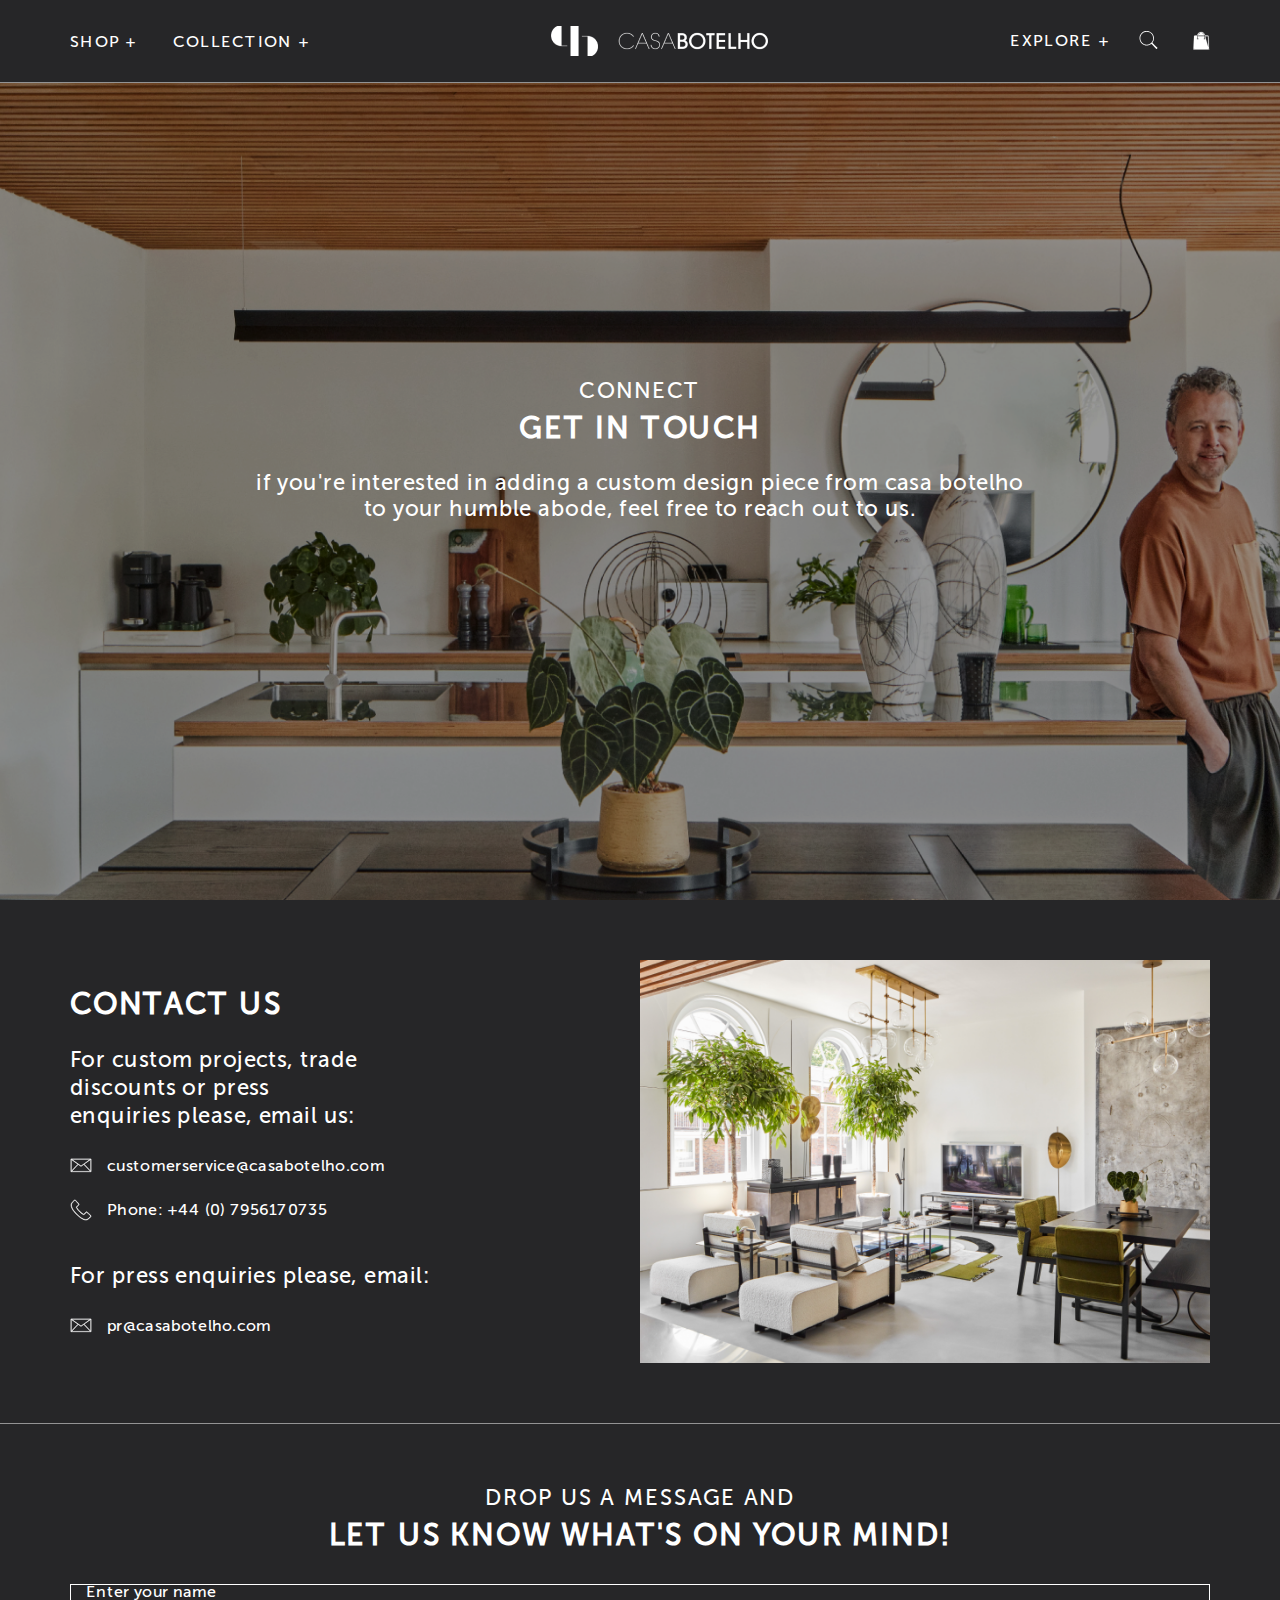
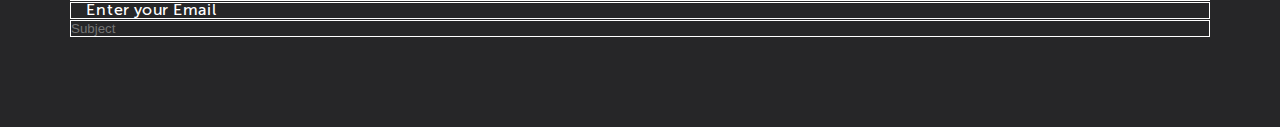
<file: contact.html>
<!DOCTYPE html>
<html lang="en">

<head>
    <meta charset="UTF-8">
    <meta name="viewport" content="width=device-width, initial-scale=1.0">
    <title>Contact Us</title>
    <link rel="stylesheet" href="./css/contact.css">
    <link rel="stylesheet" href="./css/common.css">
    <link rel="stylesheet" href="./css/common-header.css">
</head>

<body>
    <!-- ______________Header Section Start____________ -->
    <div class="header">
        <div class="container">
            <div class="header__wrapper">
                <div class="header__content-wrap space-between">
                    <div class="header__inner_Svg-icon">
                        <div class="menu-icon show" id="menuicon">
                            <svg xmlns="http://www.w3.org/2000/svg" width="17" height="17" viewBox="0 0 32 32"
                                fill="none">
                                <path d="M3 6H30M3 15.4118H30M3 26H30" stroke="#fff" stroke-width="3" />
                            </svg>
                        </div>
                        <div class="cross-icon hide" id="crossicon">
                            <svg xmlns="http://www.w3.org/2000/svg" height="1em"
                                viewBox="0 0 384 512"><!--! Font Awesome Free 6.4.2 by @fontawesome - https://fontawesome.com License - https://fontawesome.com/license (Commercial License) Copyright 2023 Fonticons, Inc. -->
                                <path
                                    d="M342.6 150.6c12.5-12.5 12.5-32.8 0-45.3s-32.8-12.5-45.3 0L192 210.7 86.6 105.4c-12.5-12.5-32.8-12.5-45.3 0s-12.5 32.8 0 45.3L146.7 256 41.4 361.4c-12.5 12.5-12.5 32.8 0 45.3s32.8 12.5 45.3 0L192 301.3 297.4 406.6c12.5 12.5 32.8 12.5 45.3 0s12.5-32.8 0-45.3L237.3 256 342.6 150.6z" />
                            </svg>
                        </div>
                    </div>
                    <div class="header__drop-down" id="dropdown">
                        <div class="header__accordian">
                            <div class="header__accordian__item space-between">
                                <h3 class="header__accordian-title text-transform color">product type</h3>
                                <div class="header__accordian-svg-wrap">
                                    <div class="header__accordian-plus-svg">
                                        <svg xmlns="http://www.w3.org/2000/svg" width="8" height="9" viewBox="0 0 8 9"
                                            fill="none">
                                            <path
                                                d="M0 4.95951V4.04049H3.54023V0H4.4751V4.04049H8V4.95951H4.4751V9H3.54023V4.95951H0Z"
                                                fill="white" />
                                        </svg>
                                    </div>
                                    <div class="header__accordian-minus-svg">
                                        <svg xmlns="http://www.w3.org/2000/svg" width="8" height="1" viewBox="0 0 8 1"
                                            fill="none">
                                            <path
                                                d="M0 0.919049V3.48091e-05H3.54023L4.4751 0L8 3.48091e-05V0.919049H4.4751L3.54023 0.919014L0 0.919049Z"
                                                fill="white" />
                                        </svg>
                                    </div>
                                </div>
                            </div>
                            <ul class="accordian-menu-list">
                                <li class="accordian__list-item">
                                    <a href="" class="accordian__menu-link text-transform color">bar stools</a>
                                </li>
                                <li class="accordian__list-item">
                                    <a href="" class="accordian__menu-link text-transform color">bed & headboards</a>
                                </li>
                                <li class="accordian__list-item">
                                    <a href="" class="accordian__menu-link text-transform color">beside tables</a>
                                </li>
                                <li class="accordian__list-item">
                                    <a href="" class="accordian__menu-link text-transform color">benches</a>
                                </li>
                                <li class="accordian__list-item">
                                    <a href="" class="accordian__menu-link text-transform color">bookshelves</a>
                                </li>
                                <li class="accordian__list-item">
                                    <a href="" class="accordian__menu-link text-transform color">chairs & armchairs</a>
                                </li>
                                <li class="accordian__list-item">
                                    <a href="" class="accordian__menu-link text-transform color">coat stands</a>
                                </li>
                                <li class="accordian__list-item">
                                    <a href="" class="accordian__menu-link text-transform color">coffee tables</a>
                                </li>
                                <li class="accordian__list-item">
                                    <a href="" class="accordian__menu-link text-transform color">console table</a>
                                </li>
                                <li class="accordian__list-item">
                                    <a href="" class="accordian__menu-link text-transform color">cushions</a>
                                </li>
                                <li class="accordian__list-item">
                                    <a href="" class="accordian__menu-link text-transform color">credenzas</a>
                                </li>
                                <li class="accordian__list-item">
                                    <a href="" class="accordian__menu-link text-transform color">desks</a>
                                </li>
                                <li class="accordian__list-item ">
                                    <a href="" class="accordian__menu-link text-transform color">dining chairs</a>
                                </li>
                                <li class="accordian__list-item">
                                    <a href="" class="accordian__menu-link text-transform color">dining tables</a>
                                </li>
                                <li class="accordian__list-item">
                                    <a href="" class="accordian__menu-link text-transform color">drinks trolleys</a>
                                </li>
                                <li class="accordian__list-item">
                                    <a href="" class="accordian__menu-link text-transform color">foot stools & poufs</a>
                                </li>
                                <li class="accordian__list-item">
                                    <a href="" class="accordian__menu-link text-transform color">lighting</a>
                                </li>
                                <li class="accordian__list-item">
                                    <a href="" class="accordian__menu-link text-transform color">mirrors</a>
                                </li>
                                <li class="accordian__list-item">
                                    <a href="" class="accordian__menu-link text-transform color">rugs</a>
                                </li>
                                <li class="accordian__list-item">
                                    <a href="" class="accordian__menu-link text-transform color">side & end tables</a>
                                </li>
                                <li class="accordian__list-item">
                                    <a href="" class="accordian__menu-link text-transform color">trays</a>
                                </li>
                                <li class="accordian__list-item">
                                    <a href="" class="accordian__menu-link text-transform color">tv stands</a>
                                </li>
                                <li class="accordian__list-item">
                                    <a href="" class="accordian__menu-link text-transform color">Wallpaper</a>
                                </li>
                                <li class="accordian__list-item">
                                    <a href="" class="accordian__menu-link text-transform color">Umbrella stands</a>
                                </li>
                            </ul>
                        </div>
                        <div class="header__accordian">
                            <div class="header__accordian__item space-between">
                                <h3 class="header__accordian-title text-transform color">by room</h3>
                                <div class="header__accordian-svg-wrap">
                                    <div class="header__accordian-plus-svg">
                                        <svg xmlns="http://www.w3.org/2000/svg" width="8" height="9" viewBox="0 0 8 9"
                                            fill="none">
                                            <path
                                                d="M0 4.95951V4.04049H3.54023V0H4.4751V4.04049H8V4.95951H4.4751V9H3.54023V4.95951H0Z"
                                                fill="white" />
                                        </svg>
                                    </div>
                                    <div class="header__accordian-minus-svg">
                                        <svg xmlns="http://www.w3.org/2000/svg" width="8" height="1" viewBox="0 0 8 1"
                                            fill="none">
                                            <path
                                                d="M0 0.919049V3.48091e-05H3.54023L4.4751 0L8 3.48091e-05V0.919049H4.4751L3.54023 0.919014L0 0.919049Z"
                                                fill="white" />
                                        </svg>
                                    </div>
                                </div>
                            </div>
                            <ul class="accordian-menu-list">
                                <li class="accordian__list-item">
                                    <a href="" class="accordian__menu-link text-transform color">bed room</a>
                                </li>
                                <li class="accordian__list-item">
                                    <a href="" class="accordian__menu-link text-transform color">HALLWAY</a>
                                </li>
                                <li class="accordian__list-item">
                                    <a href="" class="accordian__menu-link text-transform color">home ACCESSORIES</a>
                                </li>
                                <li class="accordian__list-item">
                                    <a href="" class="accordian__menu-link text-transform color">kitichen & dining</a>
                                </li>
                                <li class="accordian__list-item">
                                    <a href="" class="accordian__menu-link text-transform color">lighting</a>
                                </li>
                                <li class="accordian__list-item">
                                    <a href="" class="accordian__menu-link text-transform color">living room</a>
                                </li>
                                <li class="accordian__list-item">
                                    <a href="" class="accordian__menu-link text-transform color">office</a>
                                </li>
                                <li class="accordian__list-item">
                                    <a href="" class="accordian__menu-link text-transform color">rugs</a>
                                </li>
                            </ul>
                        </div>
                        <div class="header__accordian">
                            <div class="header__accordian__item space-between">
                                <h3 class="header__accordian-title text-transform color">shop</h3>
                                <div class="header__accordian-svg-wrap">
                                    <div class="header__accordian-plus-svg">
                                        <svg xmlns="http://www.w3.org/2000/svg" width="8" height="9" viewBox="0 0 8 9"
                                            fill="none">
                                            <path
                                                d="M0 4.95951V4.04049H3.54023V0H4.4751V4.04049H8V4.95951H4.4751V9H3.54023V4.95951H0Z"
                                                fill="white" />
                                        </svg>
                                    </div>
                                    <div class="header__accordian-minus-svg">
                                        <svg xmlns="http://www.w3.org/2000/svg" width="8" height="1" viewBox="0 0 8 1"
                                            fill="none">
                                            <path
                                                d="M0 0.919049V3.48091e-05H3.54023L4.4751 0L8 3.48091e-05V0.919049H4.4751L3.54023 0.919014L0 0.919049Z"
                                                fill="white" />
                                        </svg>
                                    </div>
                                </div>
                            </div>
                            <ul class="accordian-menu-list">
                                <li class="accordian__list-item">
                                    <a href="" class="accordian__menu-link text-transform color">bar stools</a>
                                </li>
                                <li class="accordian__list-item">
                                    <a href="" class="accordian__menu-link text-transform color">bed & headboards</a>
                                </li>
                                <li class="accordian__list-item">
                                    <a href="" class="accordian__menu-link text-transform color">beside tables</a>
                                </li>
                                <li class="accordian__list-item">
                                    <a href="" class="accordian__menu-link text-transform color">benches</a>
                                </li>
                                <li class="accordian__list-item">
                                    <a href="" class="accordian__menu-link text-transform color">bookshelves</a>
                                </li>
                                <li class="accordian__list-item">
                                    <a href="" class="accordian__menu-link text-transform color">chairs & armchairs</a>
                                </li>
                                <li class="accordian__list-item">
                                    <a href="" class="accordian__menu-link text-transform color">coat stands</a>
                                </li>
                                <li class="accordian__list-item">
                                    <a href="" class="accordian__menu-link text-transform color">coffee tables</a>
                                </li>
                                <li class="accordian__list-item">
                                    <a href="" class="accordian__menu-link text-transform color">console table</a>
                                </li>
                                <li class="accordian__list-item">
                                    <a href="" class="accordian__menu-link text-transform color">cushions</a>
                                </li>
                                <li class="accordian__list-item">
                                    <a href="" class="accordian__menu-link text-transform color">credenzas</a>
                                </li>
                                <li class="accordian__list-item">
                                    <a href="" class="accordian__menu-link text-transform color">desks</a>
                                </li>
                                <li class="accordian__list-item ">
                                    <a href="" class="accordian__menu-link text-transform color">dining chairs</a>
                                </li>
                                <li class="accordian__list-item">
                                    <a href="" class="accordian__menu-link text-transform color">dining tables</a>
                                </li>
                                <li class="accordian__list-item">
                                    <a href="" class="accordian__menu-link text-transform color">drinks trolleys</a>
                                </li>
                                <li class="accordian__list-item">
                                    <a href="" class="accordian__menu-link text-transform color">foot stools & poufs</a>
                                </li>
                                <li class="accordian__list-item">
                                    <a href="" class="accordian__menu-link text-transform color">lighting</a>
                                </li>
                                <li class="accordian__list-item">
                                    <a href="" class="accordian__menu-link text-transform color">mirrors</a>
                                </li>
                                <li class="accordian__list-item">
                                    <a href="" class="accordian__menu-link text-transform color">rugs</a>
                                </li>
                                <li class="accordian__list-item">
                                    <a href="" class="accordian__menu-link text-transform color">side & end tables</a>
                                </li>
                                <li class="accordian__list-item">
                                    <a href="" class="accordian__menu-link text-transform color">trays</a>
                                </li>
                                <li class="accordian__list-item">
                                    <a href="" class="accordian__menu-link text-transform color">tv stands</a>
                                </li>
                                <li class="accordian__list-item">
                                    <a href="" class="accordian__menu-link text-transform color">Wallpaper</a>
                                </li>
                                <li class="accordian__list-item">
                                    <a href="" class="accordian__menu-link text-transform color">Umbrella stands</a>
                                </li>
                                <li class="accordian__list-item">
                                    <a href="" class="accordian__menu-link text-transform color">bed room</a>
                                </li>
                                <li class="accordian__list-item">
                                    <a href="" class="accordian__menu-link text-transform color">HALLWAY</a>
                                </li>
                                <li class="accordian__list-item">
                                    <a href="" class="accordian__menu-link text-transform color">home ACCESSORIES</a>
                                </li>
                                <li class="accordian__list-item">
                                    <a href="" class="accordian__menu-link text-transform color">kitichen & dining</a>
                                </li>
                                <li class="accordian__list-item">
                                    <a href="" class="accordian__menu-link text-transform color">lighting</a>
                                </li>
                                <li class="accordian__list-item">
                                    <a href="" class="accordian__menu-link text-transform color">living room</a>
                                </li>
                                <li class="accordian__list-item">
                                    <a href="" class="accordian__menu-link text-transform color">office</a>
                                </li>
                                <li class="accordian__list-item">
                                    <a href="" class="accordian__menu-link text-transform color">rugs</a>
                                </li>
                            </ul>
                        </div>
                        <div class="header__accordian">
                            <div class="header__accordian__item space-between">
                                <h3 class="header__accordian-title text-transform color">collection</h3>
                                <div class="header__accordian-svg-wrap">
                                    <div class="header__accordian-plus-svg">
                                        <svg xmlns="http://www.w3.org/2000/svg" width="8" height="9" viewBox="0 0 8 9"
                                            fill="none">
                                            <path
                                                d="M0 4.95951V4.04049H3.54023V0H4.4751V4.04049H8V4.95951H4.4751V9H3.54023V4.95951H0Z"
                                                fill="white" />
                                        </svg>
                                    </div>
                                    <div class="header__accordian-minus-svg">
                                        <svg xmlns="http://www.w3.org/2000/svg" width="8" height="1" viewBox="0 0 8 1"
                                            fill="none">
                                            <path
                                                d="M0 0.919049V3.48091e-05H3.54023L4.4751 0L8 3.48091e-05V0.919049H4.4751L3.54023 0.919014L0 0.919049Z"
                                                fill="white" />
                                        </svg>
                                    </div>
                                </div>
                            </div>
                            <ul class="accordian-menu-list">
                                <li class="accordian__list-item">
                                    <a href="" class="accordian__menu-link text-transform color">APHRODITE</a>
                                </li>
                                <li class="accordian__list-item">
                                    <a href="" class="accordian__menu-link text-transform color">atena</a>
                                </li>
                                <li class="accordian__list-item">
                                    <a href="" class="accordian__menu-link text-transform color">BACCO</a>
                                </li>
                                <li class="accordian__list-item">
                                    <a href="" class="accordian__menu-link text-transform color">cronos</a>
                                </li>
                                <li class="accordian__list-item">
                                    <a href="" class="accordian__menu-link text-transform color">curvature</a>
                                </li>
                                <li class="accordian__list-item">
                                    <a href="" class="accordian__menu-link text-transform color">cupid</a>
                                </li>
                                <li class="accordian__list-item">
                                    <a href="" class="accordian__menu-link text-transform color">DIANA</a>
                                </li>
                                <li class="accordian__list-item">
                                    <a href="" class="accordian__menu-link text-transform color">ELIO</a>
                                </li>
                                <li class="accordian__list-item">
                                    <a href="" class="accordian__menu-link text-transform color">ercole</a>
                                </li>
                                <li class="accordian__list-item">
                                    <a href="" class="accordian__menu-link text-transform color">vesta</a>
                                </li>
                                <li class="accordian__list-item">
                                    <a href="" class="accordian__menu-link text-transform color">sominus</a>
                                </li>
                                <li class="accordian__list-item">
                                    <a href="" class="accordian__menu-link text-transform color">pelios</a>
                                </li>
                                <li class="accordian__list-item">
                                    <a href="" class="accordian__menu-link text-transform color">martini</a>
                                </li>
                                <li class="accordian__list-item">
                                    <a href="" class="accordian__menu-link text-transform color">eros</a>
                                </li>
                                <li class="accordian__list-item">
                                    <a href="" class="accordian__menu-link text-transform color">ermes</a>
                                </li>
                                <li class="accordian__list-item">
                                    <a href="" class="accordian__menu-link text-transform color">x-leg</a>
                                </li>
                            </ul>
                        </div>
                        <div class="header__accordian">
                            <div class="header__accordian__item space-between">
                                <h3 class="header__accordian-title text-transform color">explore</h3>
                                <div class="header__accordian-svg-wrap">
                                    <div class="header__accordian-plus-svg">
                                        <svg xmlns="http://www.w3.org/2000/svg" width="8" height="9" viewBox="0 0 8 9"
                                            fill="none">
                                            <path
                                                d="M0 4.95951V4.04049H3.54023V0H4.4751V4.04049H8V4.95951H4.4751V9H3.54023V4.95951H0Z"
                                                fill="white" />
                                        </svg>
                                    </div>
                                    <div class="header__accordian-minus-svg">
                                        <svg xmlns="http://www.w3.org/2000/svg" width="8" height="1" viewBox="0 0 8 1"
                                            fill="none">
                                            <path
                                                d="M0 0.919049V3.48091e-05H3.54023L4.4751 0L8 3.48091e-05V0.919049H4.4751L3.54023 0.919014L0 0.919049Z"
                                                fill="white" />
                                        </svg>
                                    </div>
                                </div>
                            </div>
                            <ul class="accordian-menu-list">
                                <li class="accordian__list-item">
                                    <a href="" class="accordian__menu-link text-transform color">our library</a>
                                </li>
                                <li class="accordian__list-item">
                                    <a href="" class="accordian__menu-link text-transform color">our press</a>
                                </li>
                                <li class="accordian__list-item">
                                    <a href="" class="accordian__menu-link text-transform color">our projects</a>
                                </li>
                                <li class="accordian__list-item">
                                    <a href="" class="accordian__menu-link text-transform color">connect</a>
                                </li>
                            </ul>
                        </div>
                    </div>
                    <ul class="header__menu-list">
                        <li class="header__list-item shop-item">
                            <a href="index.html" class="header__menu-link color text-transform">shop +</a>
                            <div class="mega-menu">
                                <div class="container">
                                    <div class="mega-menu-wrapper">
                                        <div class="drop-down">
                                            <div class="mega-menu-alpha">
                                                <div class="mega-menu__grid-wrap">
                                                    <div class="mega-menu__content-wrap">
                                                        <h3 class="mega-menu__title">product type</h3>
                                                        <div class="mega-menu-content-area">
                                                            <ul class="mega-menu__menu-list">
                                                                <li class="mega-menu__list-item">
                                                                    <a href="" class="mega-menu__menu-link">bar
                                                                        stools</a>
                                                                </li>
                                                                <li class="mega-menu__list-item">
                                                                    <a href="" class="mega-menu__menu-link">BEDS &
                                                                        HEADBOARDS</a>
                                                                </li>
                                                                <li class="mega-menu__list-item">
                                                                    <a href="" class="mega-menu__menu-link">beside
                                                                        table</a>
                                                                </li>
                                                                <li class="mega-menu__list-item">
                                                                    <a href="" class="mega-menu__menu-link">benches</a>
                                                                </li>
                                                                <li class="mega-menu__list-item">
                                                                    <a href=""
                                                                        class="mega-menu__menu-link">BOOKSHELVES</a>
                                                                </li>
                                                                <li class="mega-menu__list-item">
                                                                    <a href="" class="mega-menu__menu-link">CHAIRS &
                                                                        ARMCHAIRS</a>
                                                                </li>
                                                                <li class="mega-menu__list-item">
                                                                    <a href="" class="mega-menu__menu-link">coat
                                                                        stands</a>
                                                                </li>
                                                                <li class="mega-menu__list-item">
                                                                    <a href="" class="mega-menu__menu-link">coffee
                                                                        table</a>
                                                                </li>
                                                            </ul>
                                                            <ul class="mega-menu__menu-list">
                                                                <li class="mega-menu__list-item">
                                                                    <a href="" class="mega-menu__menu-link">console
                                                                        table</a>
                                                                </li>
                                                                <li class="mega-menu__list-item">
                                                                    <a href="" class="mega-menu__menu-link">CUSHIONS</a>
                                                                </li>
                                                                <li class="mega-menu__list-item">
                                                                    <a href=""
                                                                        class="mega-menu__menu-link">CREDENZAS</a>
                                                                </li>
                                                                <li class="mega-menu__list-item">
                                                                    <a href="" class="mega-menu__menu-link">Desk</a>
                                                                </li>
                                                                <li class="mega-menu__list-item">
                                                                    <a href="" class="mega-menu__menu-link">dining
                                                                        chair</a>
                                                                </li>
                                                                <li class="mega-menu__list-item">
                                                                    <a href="" class="mega-menu__menu-link">dining
                                                                        table</a>
                                                                </li>
                                                                <li class="mega-menu__list-item">
                                                                    <a href="" class="mega-menu__menu-link">DRINKS
                                                                        TROLLEYS</a>
                                                                </li>
                                                                <li class="mega-menu__list-item">
                                                                    <a href="" class="mega-menu__menu-link">FOOT STOOLS
                                                                        & POUFS</a>
                                                                </li>
                                                            </ul>
                                                            <ul class="mega-menu__menu-list">
                                                                <li class="mega-menu__list-item">
                                                                    <a href="" class="mega-menu__menu-link">lighting</a>
                                                                </li>
                                                                <li class="mega-menu__list-item">
                                                                    <a href="" class="mega-menu__menu-link">mirrors</a>
                                                                </li>
                                                                <li class="mega-menu__list-item">
                                                                    <a href="" class="mega-menu__menu-link">rugs</a>
                                                                </li>
                                                                <li class="mega-menu__list-item">
                                                                    <a href="" class="mega-menu__menu-link">Side & End
                                                                        Tables</a>
                                                                </li>
                                                                <li class="mega-menu__list-item">
                                                                    <a href="" class="mega-menu__menu-link">trays</a>
                                                                </li>
                                                                <li class="mega-menu__list-item">
                                                                    <a href="" class="mega-menu__menu-link">tv
                                                                        stands</a>
                                                                </li>
                                                                <li class="mega-menu__list-item">
                                                                    <a href=""
                                                                        class="mega-menu__menu-link">Wallpaper</a>
                                                                </li>
                                                                <li class="mega-menu__list-item">
                                                                    <a href="" class="mega-menu__menu-link">Umbrella
                                                                        Stands</a>
                                                                </li>
                                                            </ul>
                                                        </div>
                                                    </div>
                                                    <div class="mega-menu__content-wrap">
                                                        <h3 class="mega-menu__title">by room</h3>
                                                        <ul class="mega-menu__menu-list inner-list">
                                                            <li class="mega-menu__list-item">
                                                                <a href="" class="mega-menu__menu-link">bed rooms</a>
                                                            </li>
                                                            <li class="mega-menu__list-item">
                                                                <a href="" class="mega-menu__menu-link">HALLWAY</a>
                                                            </li>
                                                            <li class="mega-menu__list-item">
                                                                <a href="" class="mega-menu__menu-link">HOME
                                                                    ACCESSORIES</a>
                                                            </li>
                                                            <li class="mega-menu__list-item">
                                                                <a href="" class="mega-menu__menu-link">kitichen &
                                                                    dining</a>
                                                            </li>
                                                            <li class="mega-menu__list-item">
                                                                <a href="" class="mega-menu__menu-link">lighting</a>
                                                            </li>
                                                            <li class="mega-menu__list-item">
                                                                <a href="" class="mega-menu__menu-link">living rooms</a>
                                                            </li>
                                                            <li class="mega-menu__list-item">
                                                                <a href="" class="mega-menu__menu-link">office</a>
                                                            </li>
                                                            <li class="mega-menu__list-item">
                                                                <a href="" class="mega-menu__menu-link">RUGs</a>
                                                            </li>
                                                        </ul>
                                                    </div>
                                                </div>
                                            </div>
                                            <div class="mega-menu__beta">
                                                <div class="mega-menu__inner-image">
                                                    <div class="mega-menu__image">
                                                        <img src="./images/Rectangle mega-menu-1.png" alt="">
                                                    </div>
                                                    <div class="mega-menu__text">
                                                        <h4 class="mega-menu__image-title color text-transform">new
                                                            arrivals</h4>
                                                        <h5 class="mega-menu__image-sub-title color text-transform">shop
                                                            now</h5>
                                                    </div>
                                                </div>
                                            </div>
                                        </div>
                                    </div>
                                </div>
                            </div>
                        </li>
                        <li class="header__list-item collection-item">
                            <a href="collection.html" class="header__menu-link color text-transform">collection +</a>
                            <div class="mega-menu mega-collection">
                                <div class="container">
                                    <div class="mega-menu-wrapper">
                                        <div class="mega-menu__drop-down space-between-1">
                                            <div class="mega-menu__collecton-image-wrap">
                                                <div class="mega-menu__collection-image">
                                                    <img src="./images/Rectangle 6093.png" alt="">
                                                </div>
                                                <div class="mega-menu__text-position">
                                                    <h4 class="mega-menu__image-title color text-transform">discover
                                                        zeus</h4>
                                                    <h5 class="mega-menu__image-sub-title color text-transform">explore
                                                        now</h5>
                                                </div>
                                            </div>
                                            <div class="mega-menu__collection-content">
                                                <ul class="mega-menu__menu-list">
                                                    <li class="mega-menu__list-item">
                                                        <a href="" class="mega-menu__menu-link">APHRODITE</a>
                                                    </li>
                                                    <li class="mega-menu__list-item">
                                                        <a href="" class="mega-menu__menu-link">ATENa</a>
                                                    </li>
                                                    <li class="mega-menu__list-item">
                                                        <a href="" class="mega-menu__menu-link">BACCO</a>
                                                    </li>
                                                    <li class="mega-menu__list-item">
                                                        <a href="" class="mega-menu__menu-link">CRONO</a>
                                                    </li>
                                                    <li class="mega-menu__list-item">
                                                        <a href="" class="mega-menu__menu-link">CURVATUR</a>
                                                    </li>
                                                    <li class="mega-menu__list-item">
                                                        <a href="" class="mega-menu__menu-link">CUPID</a>
                                                    </li>
                                                    <li class="mega-menu__list-item">
                                                        <a href="" class="mega-menu__menu-link">DIANA</a>
                                                    </li>
                                                    <li class="mega-menu__list-item">
                                                        <a href="" class="mega-menu__menu-link">ELIO</a>
                                                    </li>
                                                </ul>
                                                <ul class="mega-menu__menu-list">
                                                    <li class="mega-menu__list-item">
                                                        <a href="" class="mega-menu__menu-link">APHRODITE</a>
                                                    </li>
                                                    <li class="mega-menu__list-item">
                                                        <a href="" class="mega-menu__menu-link">ATENa</a>
                                                    </li>
                                                    <li class="mega-menu__list-item">
                                                        <a href="" class="mega-menu__menu-link">BACCO</a>
                                                    </li>
                                                    <li class="mega-menu__list-item">
                                                        <a href="" class="mega-menu__menu-link">CRONO</a>
                                                    </li>
                                                    <li class="mega-menu__list-item">
                                                        <a href="" class="mega-menu__menu-link">CURVATUR</a>
                                                    </li>
                                                    <li class="mega-menu__list-item">
                                                        <a href="" class="mega-menu__menu-link">CUPID</a>
                                                    </li>
                                                    <li class="mega-menu__list-item">
                                                        <a href="" class="mega-menu__menu-link">DIANA</a>
                                                    </li>
                                                    <li class="mega-menu__list-item">
                                                        <a href="" class="mega-menu__menu-link">ELIO</a>
                                                    </li>
                                                </ul>
                                            </div>
                                            <div class="mega-menu__collecton-image-wrap">
                                                <div class="mega-menu__collection-image">
                                                    <img src="./images/Rectangle 6093 (1).png" alt="">
                                                </div>
                                                <div class="mega-menu__text-position">
                                                    <h4 class="mega-menu__image-title color text-transform">custom
                                                        design</h4>
                                                    <h5 class="mega-menu__image-sub-title color text-transform">explore
                                                        now</h5>
                                                </div>
                                            </div>
                                        </div>
                                    </div>
                                </div>
                            </div>
                        </li>
                    </ul>
                    <div class="header__compony-log">
                        <div class="header__logo-image">
                            <img src="./images/image 1.png" alt="">
                        </div>
                    </div>
                    <div class="header__social-icon flex">
                        <li class="header__list-item-explore">
                            <a href="" class="header__menu-link color text-transform">Explore +</a>
                            <div class="mega-menu explore">
                                <div class="container">
                                    <div class="mega-menu-wrapper">
                                        <div class="mega-menu__drop-down">
                                            <ul class="mega-menu-explore__menu-list">
                                                <li class="mega-menu__list-item">
                                                    <a href="" class="mega-menu__menu-link">Our library</a>
                                                </li>
                                                <li class="mega-menu__list-item">
                                                    <a href="press.html" class="mega-menu__menu-link">our press</a>
                                                </li>
                                                <li class="mega-menu__list-item">
                                                    <a href="project.html" class="mega-menu__menu-link">our project</a>
                                                </li>
                                                <li class="mega-menu__list-item">
                                                    <a href="" class="mega-menu__menu-link">Connect</a>
                                                </li>
                                            </ul>
                                        </div>
                                    </div>
                                </div>
                            </div>
                        </li>
                        <div class="header__svg">
                            <div class="search-svg">
                                <svg xmlns="http://www.w3.org/2000/svg" width="19" height="18" viewBox="0 0 19 18"
                                    fill="none">
                                    <path
                                        d="M0.532227 7.12439C0.534772 3.59435 3.21997 0.63248 6.58728 0.0944592C10.4946 -0.529763 14.1321 2.00067 14.8736 5.88572C15.2682 7.95414 14.8172 9.85399 13.568 11.5534C13.4526 11.7105 13.4526 11.7899 13.5934 11.9309C15.2088 13.5513 16.8148 15.1815 18.4293 16.8028C18.571 16.9451 18.5638 17.0292 18.4238 17.157C18.1684 17.3901 17.9177 17.6296 17.6831 17.884C17.5381 18.0415 17.4507 18.0364 17.2997 17.8823C15.8951 16.4508 14.4817 15.0274 13.0708 13.6019C12.8672 13.3959 12.6593 13.1942 12.4595 12.9844C12.3704 12.891 12.303 12.8779 12.1927 12.9636C11.1072 13.8087 9.87655 14.3123 8.51062 14.4414C6.44093 14.6371 4.59947 14.0558 3.02484 12.6936C1.68054 11.5309 0.889829 10.0502 0.60731 8.29513C0.550891 7.94523 0.550467 7.59192 0.532227 7.12439ZM14.1941 7.24117C14.1949 3.69669 11.3231 0.804035 7.80008 0.799788C4.23551 0.795542 1.34076 3.67164 1.33821 7.21994C1.33566 10.7857 4.21048 13.6685 7.76784 13.6681C11.3214 13.6681 14.1928 10.7958 14.1936 7.24075L14.1941 7.24117Z"
                                        fill="white" />
                                </svg>
                            </div>
                        </div>
                        <div class="header__svg">
                            <div class="bag-svg">
                                <svg xmlns="http://www.w3.org/2000/svg" width="17" height="20" viewBox="0 0 17 20"
                                    fill="none">
                                    <path
                                        d="M4.36829 4.62082H2.82379C2.13785 4.62082 1.7304 4.62287 1.48878 4.63166C1.36846 4.63604 1.28601 4.64218 1.22979 4.65126C1.20166 4.6558 1.1771 4.66153 1.1564 4.6695C1.13565 4.67749 1.11431 4.68943 1.09772 4.70903L1.09715 4.70971C1.08957 4.71889 1.08584 4.72781 1.08453 4.73103C1.08277 4.73538 1.08157 4.73931 1.0808 4.74211C1.07923 4.74773 1.07804 4.75355 1.07712 4.75864C1.07524 4.76906 1.07342 4.7823 1.07164 4.79746C1.06803 4.82809 1.06401 4.87116 1.05961 4.92529C1.05079 5.0338 1.04021 5.18967 1.02816 5.38582C1.00406 5.77825 0.974006 6.33354 0.94038 6.99719C0.873125 8.32457 0.79155 10.0863 0.714733 11.8477C0.637916 13.6091 0.565847 15.3704 0.517605 16.6967C0.493486 17.3599 0.475314 17.9145 0.465485 18.3062C0.460572 18.502 0.457732 18.6575 0.457288 18.7656C0.457067 18.8195 0.457436 18.8624 0.458497 18.8929C0.45902 18.908 0.459752 18.9213 0.460836 18.9319C0.461361 18.937 0.462132 18.9431 0.463402 18.9492C0.464028 18.9522 0.465081 18.9566 0.46685 18.9616C0.468078 18.9651 0.471989 18.976 0.48116 18.9868C0.481262 18.9869 0.481366 18.987 0.48147 18.9872L0.538414 18.9383L4.36829 4.62082ZM4.36829 4.62082L4.36829 4.47797L4.36829 4.47778C4.37249 2.84277 5.60621 1.342 7.24208 0.985031C7.31708 0.966984 7.45206 0.952406 7.60483 0.942186C7.76006 0.931805 7.93945 0.925581 8.10551 0.925577M4.36829 4.62082L8.10504 0.925581C8.1052 0.925581 8.10536 0.925577 8.10551 0.925577M8.10551 0.925577C8.61465 0.921448 8.77761 0.938148 9.11445 1.02236L9.11464 1.0224C10.6259 1.40441 11.6791 2.64367 11.8426 4.23579C11.8426 4.23587 11.8426 4.23595 11.8426 4.23602M8.10551 0.925577L11.8426 4.23602M11.8426 4.23602L11.8846 4.62082H13.5725C14.3181 4.62082 14.7593 4.62287 15.0198 4.63166C15.1496 4.63603 15.2376 4.64216 15.297 4.65115C15.3266 4.65564 15.3522 4.66127 15.3735 4.66908C15.3946 4.67683 15.417 4.68869 15.4342 4.70903L15.4348 4.70971C15.4423 4.71889 15.4461 4.72781 15.4474 4.73103C15.4491 4.73538 15.4503 4.73931 15.4511 4.74211C15.4527 4.74773 15.4539 4.75355 15.4548 4.75864C15.4567 4.76906 15.4585 4.7823 15.4603 4.79746C15.4639 4.82809 15.4679 4.87116 15.4723 4.92529C15.4811 5.0338 15.4917 5.18967 15.5038 5.38582C15.5279 5.77825 15.5579 6.33354 15.5915 6.99719C15.6588 8.32457 15.7404 10.0863 15.8172 11.8477C15.894 13.6091 15.9661 15.3704 16.0143 16.6967C16.0384 17.3599 16.0566 17.9145 16.0664 18.3062C16.0713 18.502 16.0742 18.6575 16.0746 18.7656C16.0748 18.8195 16.0745 18.8624 16.0734 18.8929C16.0729 18.908 16.0722 18.9213 16.0711 18.9319C16.0706 18.937 16.0698 18.9431 16.0685 18.9492C16.0679 18.9522 16.0668 18.9566 16.0651 18.9616C16.0638 18.9651 16.0599 18.976 16.0508 18.9868L11.8426 4.23602ZM3.87577 7.785C3.90284 7.71148 3.9436 7.65342 4.01838 7.61903C4.08597 7.58793 4.17368 7.58031 4.28298 7.58031H4.36829V6.40164V5.22297H3.00465C2.44551 5.22297 2.08606 5.22606 1.86507 5.23371C1.75418 5.23755 1.68042 5.24248 1.63443 5.24837C1.62944 5.24901 1.62493 5.24965 1.62087 5.25026C1.61952 5.27288 1.61783 5.30347 1.61581 5.34175C1.61115 5.43018 1.60477 5.55897 1.59687 5.7238C1.58107 6.05343 1.55924 6.52681 1.53304 7.10892C1.48063 8.27311 1.41076 9.87198 1.33678 11.625L1.33677 11.6251C1.18507 15.1183 1.05358 18.1109 1.03644 18.2756L1.01903 18.4729H8.26185H15.5036L15.4829 18.0675C15.4829 18.0674 15.4829 18.0672 15.4829 18.067C15.4712 17.8794 15.4028 16.3351 15.3104 14.2504C15.2713 13.3691 15.228 12.3913 15.1828 11.3786L15.1828 11.3785L14.9146 5.24297L13.3912 5.23119L13.391 5.23119L11.8759 5.22336V6.40164V7.58031H11.9571C12.0685 7.58031 12.1694 7.60633 12.2447 7.66001C12.3221 7.7152 12.3691 7.7979 12.3691 7.89782C12.3691 7.94627 12.3671 8.00191 12.3416 8.04933C12.3128 8.10281 12.2632 8.13192 12.2022 8.14888C12.1434 8.16525 12.0643 8.17312 11.9608 8.17738C11.8561 8.18169 11.7205 8.18245 11.5461 8.18245C11.2504 8.18245 11.0827 8.18155 10.9845 8.1707C10.9353 8.16527 10.8945 8.1566 10.8615 8.13885C10.8242 8.11888 10.8043 8.09154 10.7899 8.06578L10.7899 8.06579L10.7889 8.06392C10.7242 7.93914 10.7224 7.81088 10.8037 7.71399C10.8802 7.62278 11.0138 7.58031 11.172 7.58031H11.2738V6.40164V5.22297H8.12209H4.97043V6.40164V7.58031H5.05574C5.16504 7.58031 5.25275 7.58793 5.32035 7.61903C5.39512 7.65342 5.43588 7.71148 5.46296 7.785C5.48037 7.83 5.48871 7.87459 5.48257 7.92145C5.47651 7.96761 5.45728 8.00897 5.43144 8.04902C5.41625 8.07331 5.39673 8.10393 5.36309 8.12737C5.32905 8.15109 5.2882 8.16258 5.23862 8.16942C5.14409 8.18246 4.98107 8.18246 4.68318 8.18245H4.66936H4.65554C4.35765 8.18246 4.19464 8.18246 4.1001 8.16942C4.05052 8.16258 4.00967 8.15109 3.97563 8.12737C3.94199 8.10393 3.92247 8.07331 3.90729 8.04902C3.88144 8.00897 3.86221 7.96761 3.85615 7.92145C3.85001 7.87459 3.85836 7.83 3.87577 7.785ZM3.87577 7.785C3.87585 7.78477 3.87594 7.78455 3.87603 7.78432L3.94593 7.8115L3.87552 7.78568C3.8756 7.78546 3.87568 7.78523 3.87577 7.785ZM11.2535 4.40292L11.2535 4.40285C11.1207 3.00212 10.2291 1.93237 8.92993 1.60354C8.72661 1.55222 8.4272 1.52463 8.1239 1.52361C7.82051 1.52259 7.52136 1.54819 7.31837 1.59943L7.31784 1.59956C6.38299 1.82826 5.58029 2.51084 5.21551 3.38031C5.0784 3.71922 4.97043 4.20247 4.97043 4.4903V4.62082H8.1262H11.2744L11.2535 4.40292Z"
                                        fill="white" stroke="white" stroke-width="0.15" />
                                </svg>
                            </div>
                        </div>
                    </div>
                </div>
            </div>
        </div>
    </div>
    <!-- ______________Header Section End____________ -->
    <!-- ______________Hero-banner Section Start____________ -->
    <div class="hero-banner">
        <div class="container">
            <div class="hero-banner__wrapper">
                <div class="hero-banner__content-area">
                    <div class="hero-banner__content">
                        <h2 class="main-title font-size">connect</h2>
                        <h1 class="main-heading font-1">get in touch</h1>
                        <p class="para color">if you're interested in adding a custom design piece from casa botelho to
                            your humble abode, feel free to reach out to us.</p>
                    </div>
                </div>
            </div>
        </div>
    </div>
    <!-- ______________Hero-banner Section End____________ -->
    <!-- ______________Main Section Start____________ -->
    <div class="main">
        <div class="container">
            <div class="main__wrapper">
                <div class="main__content-wrap">
                    <div class="main__content-area space-between">
                        <div class="main__alpha">
                            <div class="main__content">
                                <h1 class="main__title font-1">contact us</h1>
                                <p class="main__para">For custom projects, trade discounts or press enquiries please,
                                    email us:</p>
                            </div>
                            <div class="main__text-svg-wrap svg-wrap">
                                <div class="main__chat-svg">
                                    <svg xmlns="http://www.w3.org/2000/svg" width="24" height="16" viewBox="0 0 24 16"
                                        fill="none">
                                        <path
                                            d="M1 14.9504V15H1.04977H22.9502V14.9504H23V1.04965V1H22.9502H1.04977H1V1.04965V14.9504ZM12.2317 9.04035C12.9634 8.50421 13.6996 7.97571 14.4454 7.44031C14.6585 7.28732 14.8724 7.13376 15.0873 6.97929L22.3744 14.6104H1.73005C3.42814 12.8314 5.11149 11.0685 6.79486 9.30544C7.521 8.54496 8.24714 7.78446 8.97446 7.02269C9.51198 7.41042 10.0424 7.79262 10.5733 8.17426C10.687 8.25589 10.801 8.33667 10.9147 8.41734C11.2027 8.62148 11.4898 8.82497 11.7694 9.0402C11.8487 9.10146 11.9225 9.13661 12.0016 9.1355C12.08 9.1344 12.1533 9.09773 12.2317 9.04035ZM22.2016 1.38669C20.578 2.55581 18.9675 3.71561 17.3613 4.8723C15.573 6.16018 13.79 7.44421 12.0003 8.73295C10.3932 7.5757 8.78841 6.42021 7.17842 5.26097C5.39474 3.97668 3.60466 2.68775 1.79786 1.38669H22.2016ZM1.37128 1.54778L8.66572 6.79992L8.36198 7.11801C6.03234 9.55765 3.71653 11.9829 1.37128 14.4393V1.54778ZM22.6374 14.3386C20.9368 12.5581 19.2535 10.7956 17.5662 9.02888C16.8441 8.27273 16.1212 7.5158 15.3959 6.75634C16.013 6.312 16.6289 5.86851 17.2445 5.42524C19.0383 4.13367 20.8293 2.84415 22.6374 1.54191V14.3386Z"
                                            fill="white" stroke="white" stroke-width="0.5" />
                                    </svg>
                                </div>
                                <span class="main__text">customerservice@casabotelho.com</span>
                            </div>
                            <div class="main__text-svg-wrap">
                                <div class="main__chat-svg">
                                    <svg xmlns="http://www.w3.org/2000/svg" width="24" height="24" viewBox="0 0 24 24"
                                        fill="none">
                                        <path
                                            d="M17.4997 22.9986C16.261 22.987 15.338 22.6174 14.4267 22.2279C12.1468 21.2535 10.2054 19.7757 8.41576 18.0887C6.57203 16.3502 4.8387 14.5066 3.33722 12.4599C2.28839 11.0302 1.5647 9.43616 1.12916 7.71706C0.864195 6.67187 1.00606 5.66764 1.56249 4.74086C2.34636 3.43507 3.33943 2.30468 4.51688 1.34139C5.0722 0.887127 5.4829 0.883254 6.02498 1.34747C7.38625 2.51217 8.60564 3.81297 9.64453 5.27479C10.0917 5.9039 10.026 6.38913 9.46182 6.91145C8.98985 7.34911 8.48641 7.75357 8.01885 8.19566C7.26812 8.90499 7.28413 8.90388 7.74892 9.78308C8.24518 10.722 8.86013 11.5813 9.5932 12.3537C10.7292 13.5494 11.905 14.7041 13.2365 15.6807C13.6688 15.9977 14.1744 16.2174 14.6557 16.4636C14.9472 16.613 15.2265 16.5693 15.4551 16.3159C15.8498 15.8793 16.2428 15.4412 16.6391 15.0062C16.8124 14.8159 16.9841 14.6234 17.1702 14.4457C17.6802 13.9566 18.1218 13.9063 18.7003 14.3229C19.222 14.698 19.7387 15.0892 20.2084 15.5263C21.016 16.2772 21.8131 17.0435 22.5622 17.8524C23.1612 18.4992 23.133 18.9358 22.5545 19.5964C21.525 20.7727 20.3912 21.8301 18.9996 22.5732C18.4658 22.8587 17.8916 23.0124 17.5008 22.9992L17.4997 22.9986ZM17.2817 22.5006C17.688 22.3989 18.1234 22.3573 18.4938 22.1808C19.0282 21.9263 19.5603 21.627 20.0136 21.2502C20.7754 20.6167 21.4885 19.9223 22.1929 19.2245C22.5738 18.8473 22.5755 18.5867 22.2095 18.1971C21.5548 17.5005 20.8891 16.8111 20.1858 16.1648C19.6322 15.6564 19.026 15.2021 18.4216 14.7534C18.0711 14.4933 17.8855 14.5387 17.577 14.8496C17.519 14.9083 17.4671 14.973 17.4114 15.0344C16.8991 15.5999 16.3924 16.1715 15.8713 16.7292C15.4943 17.1331 15.0278 17.2095 14.5354 16.9827C14.0783 16.7718 13.6097 16.5643 13.1989 16.2794C11.5954 15.1666 10.2103 13.8061 8.90705 12.3615C8.22696 11.6079 7.65563 10.7718 7.19194 9.86662C6.72825 8.96198 6.77572 8.61893 7.50769 7.9179C8.01885 7.42824 8.56921 6.98006 9.09474 6.50533C9.4839 6.15343 9.51923 5.97029 9.22776 5.55476C8.23414 4.13887 7.06332 2.88122 5.75339 1.7547C5.40451 1.45426 5.2102 1.46311 4.85471 1.76743C3.77055 2.6942 2.83654 3.75487 2.08581 4.97047C1.53324 5.86517 1.42283 6.82403 1.72092 7.8327C2.17743 9.37751 2.81336 10.8415 3.77717 12.1384C5.52927 14.4961 7.53088 16.6268 9.74114 18.5595C11.2299 19.8619 12.8435 20.9797 14.6751 21.7515C15.5047 22.1012 16.3483 22.4171 17.2817 22.5006Z"
                                            fill="white" stroke="white" stroke-width="0.5" />
                                    </svg>
                                </div>
                                <span class="main__text">Phone: +44 (0) 7956170735</span>
                            </div>
                            <span class="main__email">For press enquiries please, email:</span>
                            <div class="main__text-svg-wrap svg-wrap-2">
                                <div class="main__chat-svg">
                                    <svg xmlns="http://www.w3.org/2000/svg" width="24" height="16" viewBox="0 0 24 16"
                                        fill="none">
                                        <path
                                            d="M1 14.9504V15H1.04977H22.9502V14.9504H23V1.04965V1H22.9502H1.04977H1V1.04965V14.9504ZM12.2317 9.04035C12.9634 8.50421 13.6996 7.97571 14.4454 7.44031C14.6585 7.28732 14.8724 7.13376 15.0873 6.97929L22.3744 14.6104H1.73005C3.42814 12.8314 5.11149 11.0685 6.79486 9.30544C7.521 8.54496 8.24714 7.78446 8.97446 7.02269C9.51198 7.41042 10.0424 7.79262 10.5733 8.17426C10.687 8.25589 10.801 8.33667 10.9147 8.41734C11.2027 8.62148 11.4898 8.82497 11.7694 9.0402C11.8487 9.10146 11.9225 9.13661 12.0016 9.1355C12.08 9.1344 12.1533 9.09773 12.2317 9.04035ZM22.2016 1.38669C20.578 2.55581 18.9675 3.71561 17.3613 4.8723C15.573 6.16018 13.79 7.44421 12.0003 8.73295C10.3932 7.5757 8.78841 6.42021 7.17842 5.26097C5.39474 3.97668 3.60466 2.68775 1.79786 1.38669H22.2016ZM1.37128 1.54778L8.66572 6.79992L8.36198 7.11801C6.03234 9.55765 3.71653 11.9829 1.37128 14.4393V1.54778ZM22.6374 14.3386C20.9368 12.5581 19.2535 10.7956 17.5662 9.02888C16.8441 8.27273 16.1212 7.5158 15.3959 6.75634C16.013 6.312 16.6289 5.86851 17.2445 5.42524C19.0383 4.13367 20.8293 2.84415 22.6374 1.54191V14.3386Z"
                                            fill="white" stroke="white" stroke-width="0.5" />
                                    </svg>
                                </div>
                                <span class="main__text">pr@casabotelho.com</span>
                            </div>
                        </div>
                        <div class="main__beta">
                            <div class="main__inner-image">
                                <img src="./images/image 30 (1) last.png" alt="">
                            </div>
                        </div>
                    </div>
                </div>
            </div>
        </div>
    </div>
    <!-- ______________Main Section End____________ -->
    <!-- ______________Form Section Start___________ -->
    <div class="form-section">
        <div class="container">
            <div class="form-section__wrapper">
                <div class="form-section__content">
                    <h3 class="form-section__title font-size">drop us a message and</h3>
                    <h2 class="form-section__sub-title font-1">let us know what's on your mind!</h2>
                </div>
                <div class="form__section-form">
                    <div class="form-section__text-wrap">
                        <span class="input-type"><input type="name" placeholder="Enter your name"></span>
                        <span class="input-type">
                            <input type="email" placeholder="Enter your Email">
                        </span>
                    </div>
                    <span class="input-type-subject">
                        <input type="subject" placeholder="Subject">
                    </span>
                </div>
            </div>
        </div>
    </div>
    <!-- ______________Form Section End____________ -->
</body>
<script src="./js/script.js"></script>
</html>
</file>
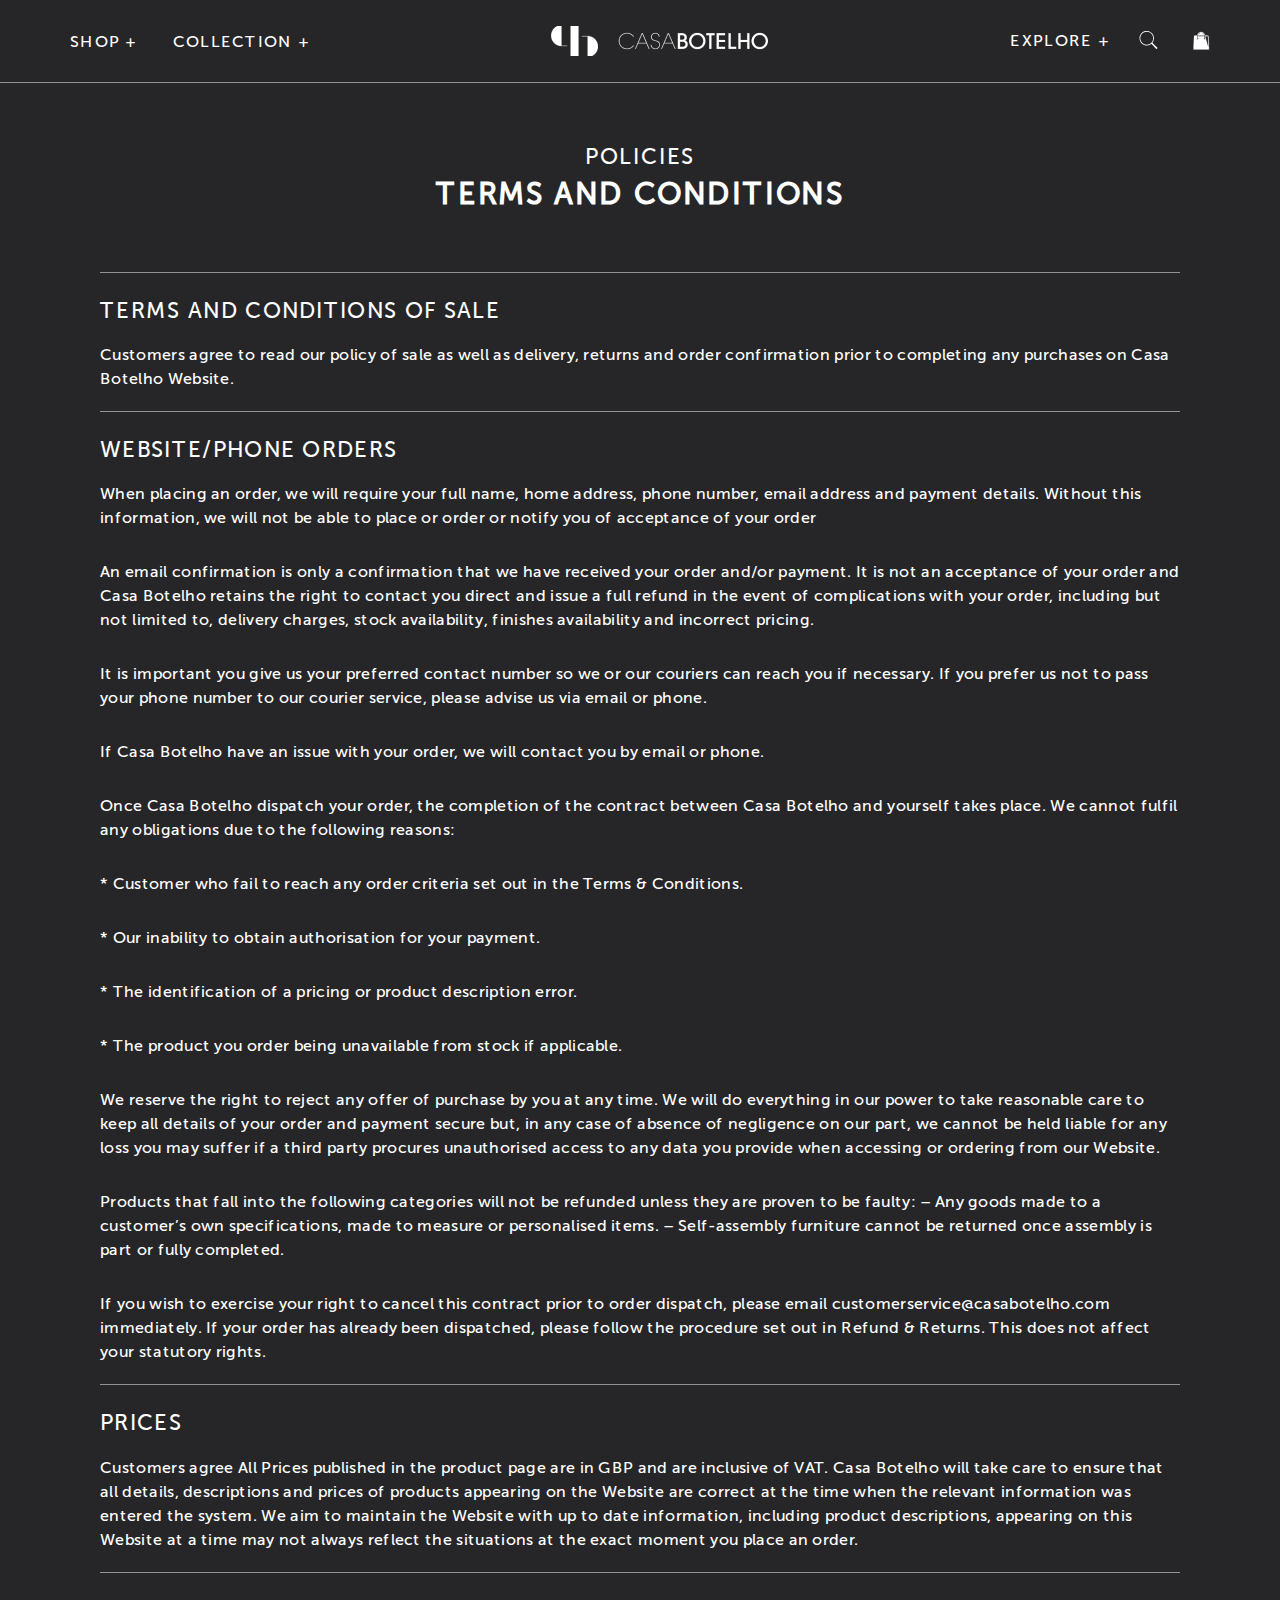
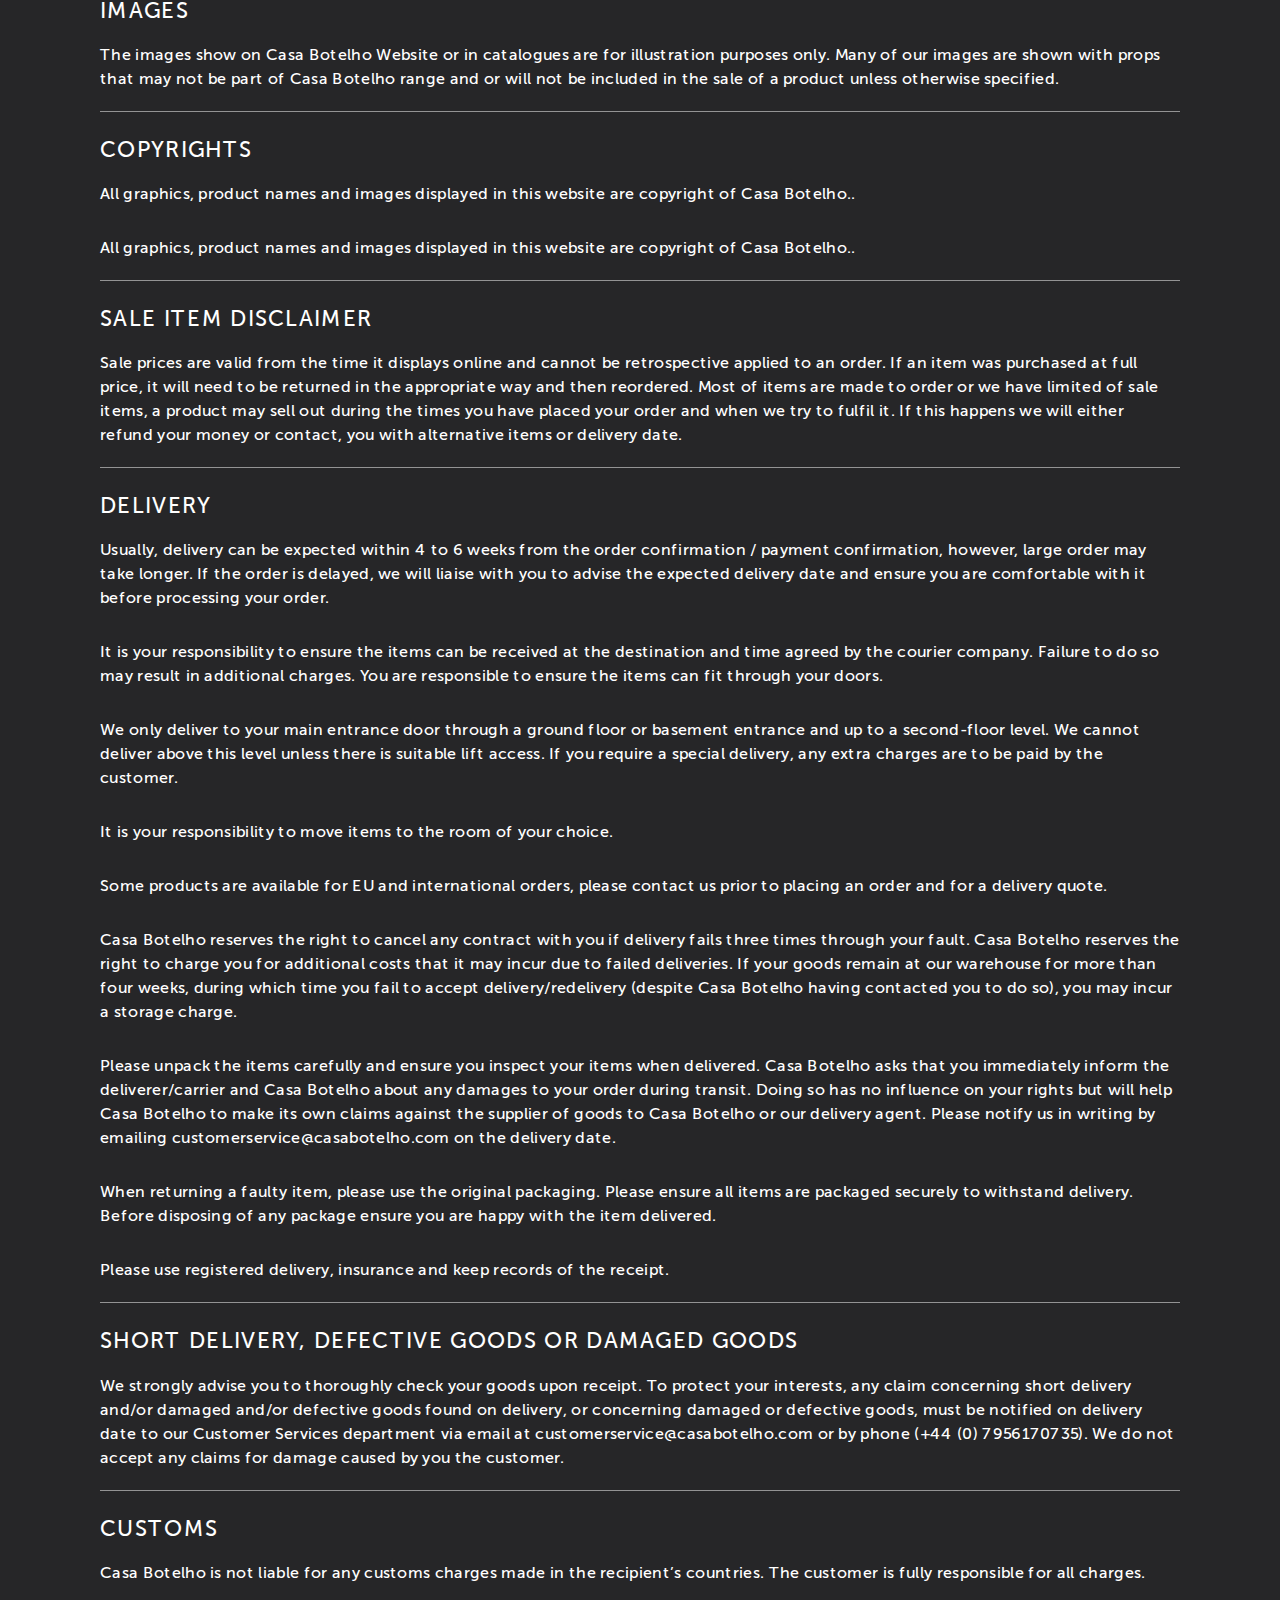
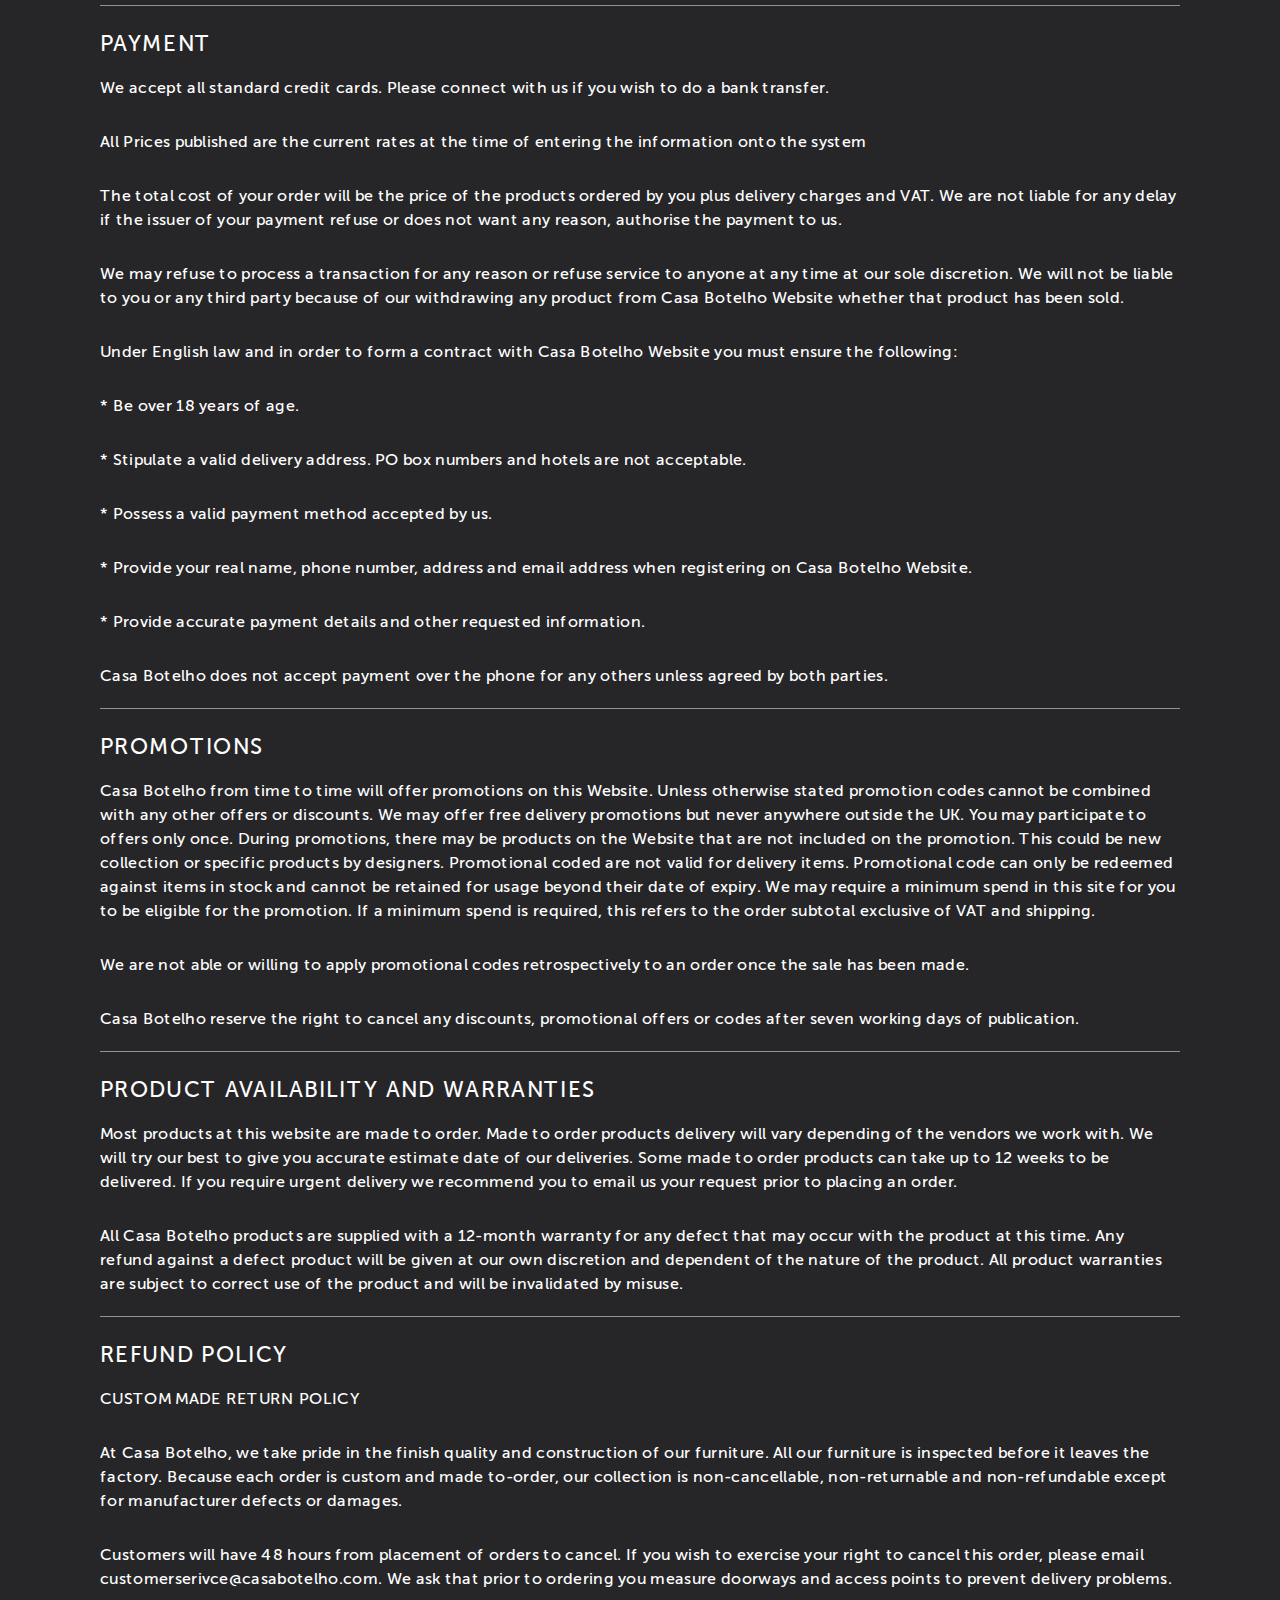
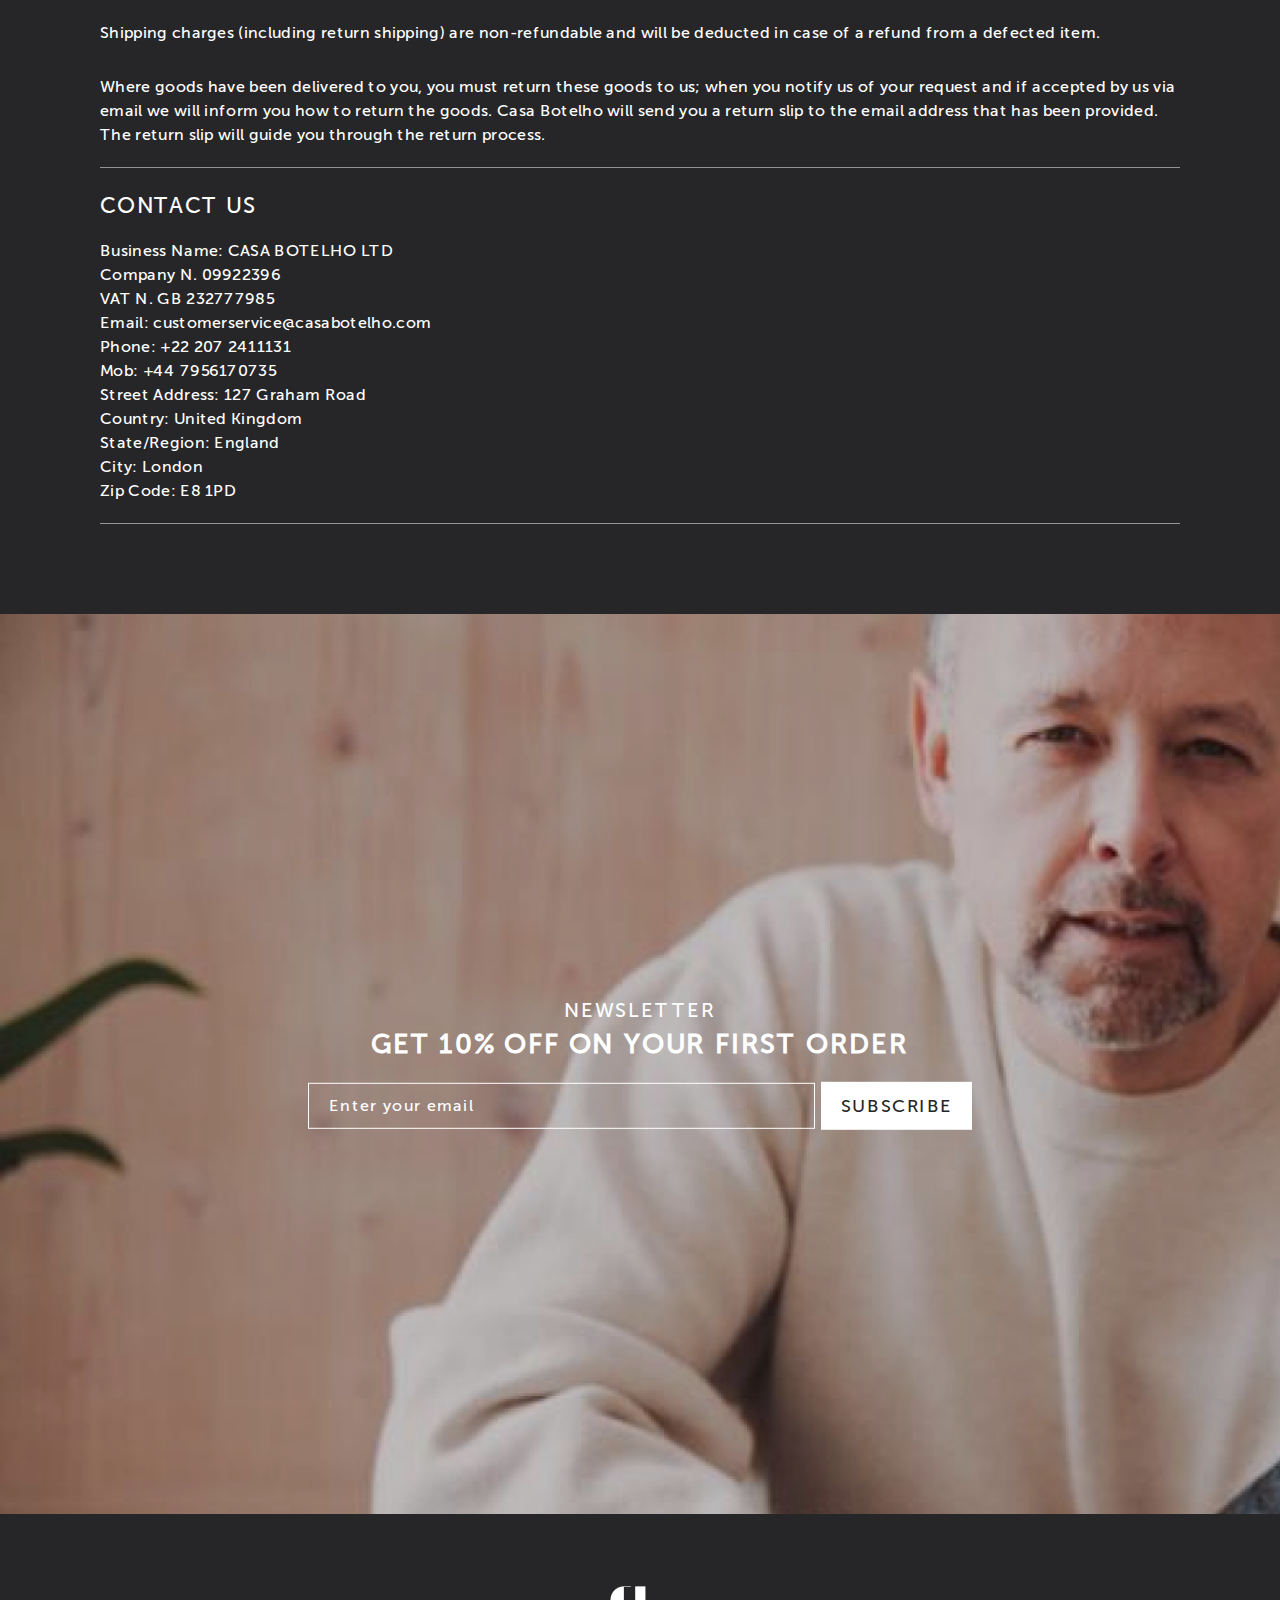
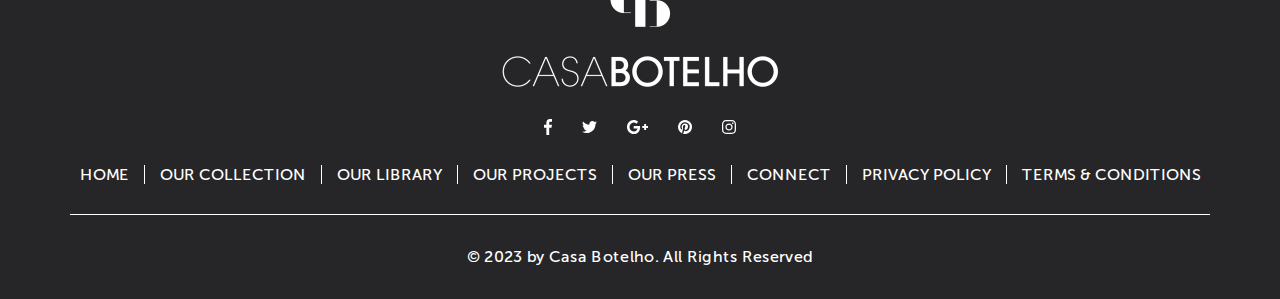
<file: T&C.html>
<!DOCTYPE html>
<html lang="en">

<head>
    <meta charset="UTF-8">
    <meta name="viewport" content="width=device-width, initial-scale=1.0">
    <title>Terms And Conditions</title>
    <link rel="stylesheet" href="./css/T&C.css">
    <link rel="stylesheet" href="./css/common.css">
</head>

<body>
    <!-- ______________Header Section Start____________ -->
    <div class="header">
        <div class="container">
            <div class="header__wrapper">
                <div class="header__content-wrap space-between">
                    <div class="header__inner_Svg-icon">
                        <div class="menu-icon show" id="menuicon">
                            <svg xmlns="http://www.w3.org/2000/svg" width="17" height="17" viewBox="0 0 32 32"
                                fill="none">
                                <path d="M3 6H30M3 15.4118H30M3 26H30" stroke="#fff" stroke-width="3" />
                            </svg>
                        </div>
                        <div class="cross-icon hide" id="crossicon">
                            <svg xmlns="http://www.w3.org/2000/svg" height="1em"
                                viewBox="0 0 384 512"><!--! Font Awesome Free 6.4.2 by @fontawesome - https://fontawesome.com License - https://fontawesome.com/license (Commercial License) Copyright 2023 Fonticons, Inc. -->
                                <path
                                    d="M342.6 150.6c12.5-12.5 12.5-32.8 0-45.3s-32.8-12.5-45.3 0L192 210.7 86.6 105.4c-12.5-12.5-32.8-12.5-45.3 0s-12.5 32.8 0 45.3L146.7 256 41.4 361.4c-12.5 12.5-12.5 32.8 0 45.3s32.8 12.5 45.3 0L192 301.3 297.4 406.6c12.5 12.5 32.8 12.5 45.3 0s12.5-32.8 0-45.3L237.3 256 342.6 150.6z" />
                            </svg>
                        </div>
                    </div>
                    <div class="header__drop-down" id="dropdown">
                        <div class="header__accordian">
                            <div class="header__accordian__item space-between">
                                <h3 class="header__accordian-title text-transform color">product type</h3>
                                <div class="header__accordian-svg-wrap">
                                    <div class="header__accordian-plus-svg">
                                        <svg xmlns="http://www.w3.org/2000/svg" width="8" height="9" viewBox="0 0 8 9"
                                            fill="none">
                                            <path
                                                d="M0 4.95951V4.04049H3.54023V0H4.4751V4.04049H8V4.95951H4.4751V9H3.54023V4.95951H0Z"
                                                fill="white" />
                                        </svg>
                                    </div>
                                    <div class="header__accordian-minus-svg">
                                        <svg xmlns="http://www.w3.org/2000/svg" width="8" height="1" viewBox="0 0 8 1"
                                            fill="none">
                                            <path
                                                d="M0 0.919049V3.48091e-05H3.54023L4.4751 0L8 3.48091e-05V0.919049H4.4751L3.54023 0.919014L0 0.919049Z"
                                                fill="white" />
                                        </svg>
                                    </div>
                                </div>
                            </div>
                            <ul class="accordian-menu-list">
                                <li class="accordian__list-item">
                                    <a href="" class="accordian__menu-link text-transform color">bar stools</a>
                                </li>
                                <li class="accordian__list-item">
                                    <a href="" class="accordian__menu-link text-transform color">bed & headboards</a>
                                </li>
                                <li class="accordian__list-item">
                                    <a href="" class="accordian__menu-link text-transform color">beside tables</a>
                                </li>
                                <li class="accordian__list-item">
                                    <a href="" class="accordian__menu-link text-transform color">benches</a>
                                </li>
                                <li class="accordian__list-item">
                                    <a href="" class="accordian__menu-link text-transform color">bookshelves</a>
                                </li>
                                <li class="accordian__list-item">
                                    <a href="" class="accordian__menu-link text-transform color">chairs & armchairs</a>
                                </li>
                                <li class="accordian__list-item">
                                    <a href="" class="accordian__menu-link text-transform color">coat stands</a>
                                </li>
                                <li class="accordian__list-item">
                                    <a href="" class="accordian__menu-link text-transform color">coffee tables</a>
                                </li>
                                <li class="accordian__list-item">
                                    <a href="" class="accordian__menu-link text-transform color">console table</a>
                                </li>
                                <li class="accordian__list-item">
                                    <a href="" class="accordian__menu-link text-transform color">cushions</a>
                                </li>
                                <li class="accordian__list-item">
                                    <a href="" class="accordian__menu-link text-transform color">credenzas</a>
                                </li>
                                <li class="accordian__list-item">
                                    <a href="" class="accordian__menu-link text-transform color">desks</a>
                                </li>
                                <li class="accordian__list-item ">
                                    <a href="" class="accordian__menu-link text-transform color">dining chairs</a>
                                </li>
                                <li class="accordian__list-item">
                                    <a href="" class="accordian__menu-link text-transform color">dining tables</a>
                                </li>
                                <li class="accordian__list-item">
                                    <a href="" class="accordian__menu-link text-transform color">drinks trolleys</a>
                                </li>
                                <li class="accordian__list-item">
                                    <a href="" class="accordian__menu-link text-transform color">foot stools & poufs</a>
                                </li>
                                <li class="accordian__list-item">
                                    <a href="" class="accordian__menu-link text-transform color">lighting</a>
                                </li>
                                <li class="accordian__list-item">
                                    <a href="" class="accordian__menu-link text-transform color">mirrors</a>
                                </li>
                                <li class="accordian__list-item">
                                    <a href="" class="accordian__menu-link text-transform color">rugs</a>
                                </li>
                                <li class="accordian__list-item">
                                    <a href="" class="accordian__menu-link text-transform color">side & end tables</a>
                                </li>
                                <li class="accordian__list-item">
                                    <a href="" class="accordian__menu-link text-transform color">trays</a>
                                </li>
                                <li class="accordian__list-item">
                                    <a href="" class="accordian__menu-link text-transform color">tv stands</a>
                                </li>
                                <li class="accordian__list-item">
                                    <a href="" class="accordian__menu-link text-transform color">Wallpaper</a>
                                </li>
                                <li class="accordian__list-item">
                                    <a href="" class="accordian__menu-link text-transform color">Umbrella stands</a>
                                </li>
                            </ul>
                        </div>
                        <div class="header__accordian">
                            <div class="header__accordian__item space-between">
                                <h3 class="header__accordian-title text-transform color">by room</h3>
                                <div class="header__accordian-svg-wrap">
                                    <div class="header__accordian-plus-svg">
                                        <svg xmlns="http://www.w3.org/2000/svg" width="8" height="9" viewBox="0 0 8 9"
                                            fill="none">
                                            <path
                                                d="M0 4.95951V4.04049H3.54023V0H4.4751V4.04049H8V4.95951H4.4751V9H3.54023V4.95951H0Z"
                                                fill="white" />
                                        </svg>
                                    </div>
                                    <div class="header__accordian-minus-svg">
                                        <svg xmlns="http://www.w3.org/2000/svg" width="8" height="1" viewBox="0 0 8 1"
                                            fill="none">
                                            <path
                                                d="M0 0.919049V3.48091e-05H3.54023L4.4751 0L8 3.48091e-05V0.919049H4.4751L3.54023 0.919014L0 0.919049Z"
                                                fill="white" />
                                        </svg>
                                    </div>
                                </div>
                            </div>
                            <ul class="accordian-menu-list">
                                <li class="accordian__list-item">
                                    <a href="" class="accordian__menu-link text-transform color">bed room</a>
                                </li>
                                <li class="accordian__list-item">
                                    <a href="" class="accordian__menu-link text-transform color">HALLWAY</a>
                                </li>
                                <li class="accordian__list-item">
                                    <a href="" class="accordian__menu-link text-transform color">home ACCESSORIES</a>
                                </li>
                                <li class="accordian__list-item">
                                    <a href="" class="accordian__menu-link text-transform color">kitichen & dining</a>
                                </li>
                                <li class="accordian__list-item">
                                    <a href="" class="accordian__menu-link text-transform color">lighting</a>
                                </li>
                                <li class="accordian__list-item">
                                    <a href="" class="accordian__menu-link text-transform color">living room</a>
                                </li>
                                <li class="accordian__list-item">
                                    <a href="" class="accordian__menu-link text-transform color">office</a>
                                </li>
                                <li class="accordian__list-item">
                                    <a href="" class="accordian__menu-link text-transform color">rugs</a>
                                </li>
                            </ul>
                        </div>
                        <div class="header__accordian">
                            <div class="header__accordian__item space-between">
                                <h3 class="header__accordian-title text-transform color">shop</h3>
                                <div class="header__accordian-svg-wrap">
                                    <div class="header__accordian-plus-svg">
                                        <svg xmlns="http://www.w3.org/2000/svg" width="8" height="9" viewBox="0 0 8 9"
                                            fill="none">
                                            <path
                                                d="M0 4.95951V4.04049H3.54023V0H4.4751V4.04049H8V4.95951H4.4751V9H3.54023V4.95951H0Z"
                                                fill="white" />
                                        </svg>
                                    </div>
                                    <div class="header__accordian-minus-svg">
                                        <svg xmlns="http://www.w3.org/2000/svg" width="8" height="1" viewBox="0 0 8 1"
                                            fill="none">
                                            <path
                                                d="M0 0.919049V3.48091e-05H3.54023L4.4751 0L8 3.48091e-05V0.919049H4.4751L3.54023 0.919014L0 0.919049Z"
                                                fill="white" />
                                        </svg>
                                    </div>
                                </div>
                            </div>
                            <ul class="accordian-menu-list">
                                <li class="accordian__list-item">
                                    <a href="" class="accordian__menu-link text-transform color">bar stools</a>
                                </li>
                                <li class="accordian__list-item">
                                    <a href="" class="accordian__menu-link text-transform color">bed & headboards</a>
                                </li>
                                <li class="accordian__list-item">
                                    <a href="" class="accordian__menu-link text-transform color">beside tables</a>
                                </li>
                                <li class="accordian__list-item">
                                    <a href="" class="accordian__menu-link text-transform color">benches</a>
                                </li>
                                <li class="accordian__list-item">
                                    <a href="" class="accordian__menu-link text-transform color">bookshelves</a>
                                </li>
                                <li class="accordian__list-item">
                                    <a href="" class="accordian__menu-link text-transform color">chairs & armchairs</a>
                                </li>
                                <li class="accordian__list-item">
                                    <a href="" class="accordian__menu-link text-transform color">coat stands</a>
                                </li>
                                <li class="accordian__list-item">
                                    <a href="" class="accordian__menu-link text-transform color">coffee tables</a>
                                </li>
                                <li class="accordian__list-item">
                                    <a href="" class="accordian__menu-link text-transform color">console table</a>
                                </li>
                                <li class="accordian__list-item">
                                    <a href="" class="accordian__menu-link text-transform color">cushions</a>
                                </li>
                                <li class="accordian__list-item">
                                    <a href="" class="accordian__menu-link text-transform color">credenzas</a>
                                </li>
                                <li class="accordian__list-item">
                                    <a href="" class="accordian__menu-link text-transform color">desks</a>
                                </li>
                                <li class="accordian__list-item ">
                                    <a href="" class="accordian__menu-link text-transform color">dining chairs</a>
                                </li>
                                <li class="accordian__list-item">
                                    <a href="" class="accordian__menu-link text-transform color">dining tables</a>
                                </li>
                                <li class="accordian__list-item">
                                    <a href="" class="accordian__menu-link text-transform color">drinks trolleys</a>
                                </li>
                                <li class="accordian__list-item">
                                    <a href="" class="accordian__menu-link text-transform color">foot stools & poufs</a>
                                </li>
                                <li class="accordian__list-item">
                                    <a href="" class="accordian__menu-link text-transform color">lighting</a>
                                </li>
                                <li class="accordian__list-item">
                                    <a href="" class="accordian__menu-link text-transform color">mirrors</a>
                                </li>
                                <li class="accordian__list-item">
                                    <a href="" class="accordian__menu-link text-transform color">rugs</a>
                                </li>
                                <li class="accordian__list-item">
                                    <a href="" class="accordian__menu-link text-transform color">side & end tables</a>
                                </li>
                                <li class="accordian__list-item">
                                    <a href="" class="accordian__menu-link text-transform color">trays</a>
                                </li>
                                <li class="accordian__list-item">
                                    <a href="" class="accordian__menu-link text-transform color">tv stands</a>
                                </li>
                                <li class="accordian__list-item">
                                    <a href="" class="accordian__menu-link text-transform color">Wallpaper</a>
                                </li>
                                <li class="accordian__list-item">
                                    <a href="" class="accordian__menu-link text-transform color">Umbrella stands</a>
                                </li>
                                <li class="accordian__list-item">
                                    <a href="" class="accordian__menu-link text-transform color">bed room</a>
                                </li>
                                <li class="accordian__list-item">
                                    <a href="" class="accordian__menu-link text-transform color">HALLWAY</a>
                                </li>
                                <li class="accordian__list-item">
                                    <a href="" class="accordian__menu-link text-transform color">home ACCESSORIES</a>
                                </li>
                                <li class="accordian__list-item">
                                    <a href="" class="accordian__menu-link text-transform color">kitichen & dining</a>
                                </li>
                                <li class="accordian__list-item">
                                    <a href="" class="accordian__menu-link text-transform color">lighting</a>
                                </li>
                                <li class="accordian__list-item">
                                    <a href="" class="accordian__menu-link text-transform color">living room</a>
                                </li>
                                <li class="accordian__list-item">
                                    <a href="" class="accordian__menu-link text-transform color">office</a>
                                </li>
                                <li class="accordian__list-item">
                                    <a href="" class="accordian__menu-link text-transform color">rugs</a>
                                </li>
                            </ul>
                        </div>
                        <div class="header__accordian">
                            <div class="header__accordian__item space-between">
                                <h3 class="header__accordian-title text-transform color">collection</h3>
                                <div class="header__accordian-svg-wrap">
                                    <div class="header__accordian-plus-svg">
                                        <svg xmlns="http://www.w3.org/2000/svg" width="8" height="9" viewBox="0 0 8 9"
                                            fill="none">
                                            <path
                                                d="M0 4.95951V4.04049H3.54023V0H4.4751V4.04049H8V4.95951H4.4751V9H3.54023V4.95951H0Z"
                                                fill="white" />
                                        </svg>
                                    </div>
                                    <div class="header__accordian-minus-svg">
                                        <svg xmlns="http://www.w3.org/2000/svg" width="8" height="1" viewBox="0 0 8 1"
                                            fill="none">
                                            <path
                                                d="M0 0.919049V3.48091e-05H3.54023L4.4751 0L8 3.48091e-05V0.919049H4.4751L3.54023 0.919014L0 0.919049Z"
                                                fill="white" />
                                        </svg>
                                    </div>
                                </div>
                            </div>
                            <ul class="accordian-menu-list">
                                <li class="accordian__list-item">
                                    <a href="" class="accordian__menu-link text-transform color">APHRODITE</a>
                                </li>
                                <li class="accordian__list-item">
                                    <a href="" class="accordian__menu-link text-transform color">atena</a>
                                </li>
                                <li class="accordian__list-item">
                                    <a href="" class="accordian__menu-link text-transform color">BACCO</a>
                                </li>
                                <li class="accordian__list-item">
                                    <a href="" class="accordian__menu-link text-transform color">cronos</a>
                                </li>
                                <li class="accordian__list-item">
                                    <a href="" class="accordian__menu-link text-transform color">curvature</a>
                                </li>
                                <li class="accordian__list-item">
                                    <a href="" class="accordian__menu-link text-transform color">cupid</a>
                                </li>
                                <li class="accordian__list-item">
                                    <a href="" class="accordian__menu-link text-transform color">DIANA</a>
                                </li>
                                <li class="accordian__list-item">
                                    <a href="" class="accordian__menu-link text-transform color">ELIO</a>
                                </li>
                                <li class="accordian__list-item">
                                    <a href="" class="accordian__menu-link text-transform color">ercole</a>
                                </li>
                                <li class="accordian__list-item">
                                    <a href="" class="accordian__menu-link text-transform color">vesta</a>
                                </li>
                                <li class="accordian__list-item">
                                    <a href="" class="accordian__menu-link text-transform color">sominus</a>
                                </li>
                                <li class="accordian__list-item">
                                    <a href="" class="accordian__menu-link text-transform color">pelios</a>
                                </li>
                                <li class="accordian__list-item">
                                    <a href="" class="accordian__menu-link text-transform color">martini</a>
                                </li>
                                <li class="accordian__list-item">
                                    <a href="" class="accordian__menu-link text-transform color">eros</a>
                                </li>
                                <li class="accordian__list-item">
                                    <a href="" class="accordian__menu-link text-transform color">ermes</a>
                                </li>
                                <li class="accordian__list-item">
                                    <a href="" class="accordian__menu-link text-transform color">x-leg</a>
                                </li>
                            </ul>
                        </div>
                        <div class="header__accordian">
                            <div class="header__accordian__item space-between">
                                <h3 class="header__accordian-title text-transform color">explore</h3>
                                <div class="header__accordian-svg-wrap">
                                    <div class="header__accordian-plus-svg">
                                        <svg xmlns="http://www.w3.org/2000/svg" width="8" height="9" viewBox="0 0 8 9"
                                            fill="none">
                                            <path
                                                d="M0 4.95951V4.04049H3.54023V0H4.4751V4.04049H8V4.95951H4.4751V9H3.54023V4.95951H0Z"
                                                fill="white" />
                                        </svg>
                                    </div>
                                    <div class="header__accordian-minus-svg">
                                        <svg xmlns="http://www.w3.org/2000/svg" width="8" height="1" viewBox="0 0 8 1"
                                            fill="none">
                                            <path
                                                d="M0 0.919049V3.48091e-05H3.54023L4.4751 0L8 3.48091e-05V0.919049H4.4751L3.54023 0.919014L0 0.919049Z"
                                                fill="white" />
                                        </svg>
                                    </div>
                                </div>
                            </div>
                            <ul class="accordian-menu-list">
                                <li class="accordian__list-item">
                                    <a href="" class="accordian__menu-link text-transform color">our library</a>
                                </li>
                                <li class="accordian__list-item">
                                    <a href="" class="accordian__menu-link text-transform color">our press</a>
                                </li>
                                <li class="accordian__list-item">
                                    <a href="" class="accordian__menu-link text-transform color">our projects</a>
                                </li>
                                <li class="accordian__list-item">
                                    <a href="" class="accordian__menu-link text-transform color">connect</a>
                                </li>
                            </ul>
                        </div>
                    </div>
                    <ul class="header__menu-list">
                        <li class="header__list-item shop-item">
                            <a href="" class="header__menu-link color text-transform shop-now">shop +</a>
                            <div class="mega-menu">
                                <div class="container">
                                    <div class="mega-menu-wrapper">
                                        <div class="drop-down">
                                            <div class="mega-menu-alpha">
                                                <div class="mega-menu__grid-wrap">
                                                    <div class="mega-menu__content-wrap">
                                                        <h3 class="mega-menu__title">product type</h3>
                                                        <div class="mega-menu-content-area">
                                                            <ul class="mega-menu__menu-list">
                                                                <li class="mega-menu__list-item">
                                                                    <a href="" class="mega-menu__menu-link">bar
                                                                        stools</a>
                                                                </li>
                                                                <li class="mega-menu__list-item">
                                                                    <a href="" class="mega-menu__menu-link">BEDS &
                                                                        HEADBOARDS</a>
                                                                </li>
                                                                <li class="mega-menu__list-item">
                                                                    <a href="" class="mega-menu__menu-link">beside
                                                                        table</a>
                                                                </li>
                                                                <li class="mega-menu__list-item">
                                                                    <a href="" class="mega-menu__menu-link">benches</a>
                                                                </li>
                                                                <li class="mega-menu__list-item">
                                                                    <a href=""
                                                                        class="mega-menu__menu-link">BOOKSHELVES</a>
                                                                </li>
                                                                <li class="mega-menu__list-item">
                                                                    <a href="" class="mega-menu__menu-link">CHAIRS &
                                                                        ARMCHAIRS</a>
                                                                </li>
                                                                <li class="mega-menu__list-item">
                                                                    <a href="" class="mega-menu__menu-link">coat
                                                                        stands</a>
                                                                </li>
                                                                <li class="mega-menu__list-item">
                                                                    <a href="" class="mega-menu__menu-link">coffee
                                                                        table</a>
                                                                </li>
                                                            </ul>
                                                            <ul class="mega-menu__menu-list">
                                                                <li class="mega-menu__list-item">
                                                                    <a href="" class="mega-menu__menu-link">console
                                                                        table</a>
                                                                </li>
                                                                <li class="mega-menu__list-item">
                                                                    <a href="" class="mega-menu__menu-link">CUSHIONS</a>
                                                                </li>
                                                                <li class="mega-menu__list-item">
                                                                    <a href=""
                                                                        class="mega-menu__menu-link">CREDENZAS</a>
                                                                </li>
                                                                <li class="mega-menu__list-item">
                                                                    <a href="" class="mega-menu__menu-link">Desk</a>
                                                                </li>
                                                                <li class="mega-menu__list-item">
                                                                    <a href="" class="mega-menu__menu-link">dining
                                                                        chair</a>
                                                                </li>
                                                                <li class="mega-menu__list-item">
                                                                    <a href="" class="mega-menu__menu-link">dining
                                                                        table</a>
                                                                </li>
                                                                <li class="mega-menu__list-item">
                                                                    <a href="" class="mega-menu__menu-link">DRINKS
                                                                        TROLLEYS</a>
                                                                </li>
                                                                <li class="mega-menu__list-item">
                                                                    <a href="" class="mega-menu__menu-link">FOOT STOOLS
                                                                        & POUFS</a>
                                                                </li>
                                                            </ul>
                                                            <ul class="mega-menu__menu-list">
                                                                <li class="mega-menu__list-item">
                                                                    <a href="" class="mega-menu__menu-link">lighting</a>
                                                                </li>
                                                                <li class="mega-menu__list-item">
                                                                    <a href="" class="mega-menu__menu-link">mirrors</a>
                                                                </li>
                                                                <li class="mega-menu__list-item">
                                                                    <a href="" class="mega-menu__menu-link">rugs</a>
                                                                </li>
                                                                <li class="mega-menu__list-item">
                                                                    <a href="" class="mega-menu__menu-link">Side & End
                                                                        Tables</a>
                                                                </li>
                                                                <li class="mega-menu__list-item">
                                                                    <a href="" class="mega-menu__menu-link">trays</a>
                                                                </li>
                                                                <li class="mega-menu__list-item">
                                                                    <a href="" class="mega-menu__menu-link">tv
                                                                        stands</a>
                                                                </li>
                                                                <li class="mega-menu__list-item">
                                                                    <a href=""
                                                                        class="mega-menu__menu-link">Wallpaper</a>
                                                                </li>
                                                                <li class="mega-menu__list-item">
                                                                    <a href="" class="mega-menu__menu-link">Umbrella
                                                                        Stands</a>
                                                                </li>
                                                            </ul>
                                                        </div>
                                                    </div>
                                                    <div class="mega-menu__content-wrap">
                                                        <h3 class="mega-menu__title">by room</h3>
                                                        <ul class="mega-menu__menu-list inner-list">
                                                            <li class="mega-menu__list-item">
                                                                <a href="" class="mega-menu__menu-link">bed rooms</a>
                                                            </li>
                                                            <li class="mega-menu__list-item">
                                                                <a href="" class="mega-menu__menu-link">HALLWAY</a>
                                                            </li>
                                                            <li class="mega-menu__list-item">
                                                                <a href="" class="mega-menu__menu-link">HOME
                                                                    ACCESSORIES</a>
                                                            </li>
                                                            <li class="mega-menu__list-item">
                                                                <a href="" class="mega-menu__menu-link">kitichen &
                                                                    dining</a>
                                                            </li>
                                                            <li class="mega-menu__list-item">
                                                                <a href="" class="mega-menu__menu-link">lighting</a>
                                                            </li>
                                                            <li class="mega-menu__list-item">
                                                                <a href="" class="mega-menu__menu-link">living rooms</a>
                                                            </li>
                                                            <li class="mega-menu__list-item">
                                                                <a href="" class="mega-menu__menu-link">office</a>
                                                            </li>
                                                            <li class="mega-menu__list-item">
                                                                <a href="" class="mega-menu__menu-link">RUGs</a>
                                                            </li>
                                                        </ul>
                                                    </div>
                                                </div>
                                            </div>
                                            <div class="mega-menu__beta">
                                                <div class="mega-menu__inner-image">
                                                    <div class="mega-menu__image">
                                                        <img src="./images/Rectangle mega-menu-1.png" alt="">
                                                    </div>
                                                    <div class="mega-menu__text">
                                                        <h4 class="mega-menu__image-title color text-transform">new
                                                            arrivals</h4>
                                                        <h5 class="mega-menu__image-sub-title color text-transform">shop
                                                            now</h5>
                                                    </div>
                                                </div>
                                            </div>
                                        </div>
                                    </div>
                                </div>
                            </div>
                        </li>
                        <li class="header__list-item collection-item">
                            <a href="" class="header__menu-link color text-transform">collection +</a>
                            <div class="mega-menu mega-collection">
                                <div class="container">
                                    <div class="mega-menu-wrapper">
                                        <div class="mega-menu__drop-down space-between-1">
                                            <div class="mega-menu__collecton-image-wrap">
                                                <div class="mega-menu__collection-image">
                                                    <img src="./images/Rectangle 6093.png" alt="">
                                                </div>
                                                <div class="mega-menu__text-position">
                                                    <h4 class="mega-menu__image-title color text-transform">discover
                                                        zeus</h4>
                                                    <h5 class="mega-menu__image-sub-title color text-transform">explore
                                                        now</h5>
                                                </div>
                                            </div>
                                            <div class="mega-menu__collection-content">
                                                <ul class="mega-menu__menu-list">
                                                    <li class="mega-menu__list-item">
                                                        <a href="" class="mega-menu__menu-link">APHRODITE</a>
                                                    </li>
                                                    <li class="mega-menu__list-item">
                                                        <a href="" class="mega-menu__menu-link">ATENa</a>
                                                    </li>
                                                    <li class="mega-menu__list-item">
                                                        <a href="" class="mega-menu__menu-link">BACCO</a>
                                                    </li>
                                                    <li class="mega-menu__list-item">
                                                        <a href="" class="mega-menu__menu-link">CRONO</a>
                                                    </li>
                                                    <li class="mega-menu__list-item">
                                                        <a href="" class="mega-menu__menu-link">CURVATUR</a>
                                                    </li>
                                                    <li class="mega-menu__list-item">
                                                        <a href="" class="mega-menu__menu-link">CUPID</a>
                                                    </li>
                                                    <li class="mega-menu__list-item">
                                                        <a href="" class="mega-menu__menu-link">DIANA</a>
                                                    </li>
                                                    <li class="mega-menu__list-item">
                                                        <a href="" class="mega-menu__menu-link">ELIO</a>
                                                    </li>
                                                </ul>
                                                <ul class="mega-menu__menu-list">
                                                    <li class="mega-menu__list-item">
                                                        <a href="" class="mega-menu__menu-link">APHRODITE</a>
                                                    </li>
                                                    <li class="mega-menu__list-item">
                                                        <a href="" class="mega-menu__menu-link">ATENa</a>
                                                    </li>
                                                    <li class="mega-menu__list-item">
                                                        <a href="" class="mega-menu__menu-link">BACCO</a>
                                                    </li>
                                                    <li class="mega-menu__list-item">
                                                        <a href="" class="mega-menu__menu-link">CRONO</a>
                                                    </li>
                                                    <li class="mega-menu__list-item">
                                                        <a href="" class="mega-menu__menu-link">CURVATUR</a>
                                                    </li>
                                                    <li class="mega-menu__list-item">
                                                        <a href="" class="mega-menu__menu-link">CUPID</a>
                                                    </li>
                                                    <li class="mega-menu__list-item">
                                                        <a href="" class="mega-menu__menu-link">DIANA</a>
                                                    </li>
                                                    <li class="mega-menu__list-item">
                                                        <a href="" class="mega-menu__menu-link">ELIO</a>
                                                    </li>
                                                </ul>
                                            </div>
                                            <div class="mega-menu__collecton-image-wrap">
                                                <div class="mega-menu__collection-image">
                                                    <img src="./images/Rectangle 6093 (1).png" alt="">
                                                </div>
                                                <div class="mega-menu__text-position">
                                                    <h4 class="mega-menu__image-title color text-transform">custom
                                                        design</h4>
                                                    <h5 class="mega-menu__image-sub-title color text-transform">explore
                                                        now</h5>
                                                </div>
                                            </div>
                                        </div>
                                    </div>
                                </div>
                            </div>
                        </li>
                    </ul>
                    <div class="header__compony-log">
                        <div class="header__logo-image">
                            <img src="./images/image 1.png" alt="">
                        </div>
                    </div>
                    <div class="header__social-icon flex">
                        <li class="header__list-item-explore">
                            <a href="" class="header__menu-link color text-transform">Explore +</a>
                            <div class="mega-menu explore">
                                <div class="container">
                                    <div class="mega-menu-wrapper">
                                        <div class="mega-menu__drop-down">
                                            <ul class="mega-menu-explore__menu-list">
                                                <li class="mega-menu__list-item">
                                                    <a href="" class="mega-menu__menu-link">Our library</a>
                                                </li>
                                                <li class="mega-menu__list-item">
                                                    <a href="" class="mega-menu__menu-link">our press</a>
                                                </li>
                                                <li class="mega-menu__list-item">
                                                    <a href="" class="mega-menu__menu-link">our project</a>
                                                </li>
                                                <li class="mega-menu__list-item">
                                                    <a href="" class="mega-menu__menu-link">Connect</a>
                                                </li>
                                            </ul>
                                        </div>
                                    </div>
                                </div>
                            </div>
                        </li>
                        <div class="header__svg">
                            <div class="search-svg">
                                <svg xmlns="http://www.w3.org/2000/svg" width="19" height="18" viewBox="0 0 19 18"
                                    fill="none">
                                    <path
                                        d="M0.532227 7.12439C0.534772 3.59435 3.21997 0.63248 6.58728 0.0944592C10.4946 -0.529763 14.1321 2.00067 14.8736 5.88572C15.2682 7.95414 14.8172 9.85399 13.568 11.5534C13.4526 11.7105 13.4526 11.7899 13.5934 11.9309C15.2088 13.5513 16.8148 15.1815 18.4293 16.8028C18.571 16.9451 18.5638 17.0292 18.4238 17.157C18.1684 17.3901 17.9177 17.6296 17.6831 17.884C17.5381 18.0415 17.4507 18.0364 17.2997 17.8823C15.8951 16.4508 14.4817 15.0274 13.0708 13.6019C12.8672 13.3959 12.6593 13.1942 12.4595 12.9844C12.3704 12.891 12.303 12.8779 12.1927 12.9636C11.1072 13.8087 9.87655 14.3123 8.51062 14.4414C6.44093 14.6371 4.59947 14.0558 3.02484 12.6936C1.68054 11.5309 0.889829 10.0502 0.60731 8.29513C0.550891 7.94523 0.550467 7.59192 0.532227 7.12439ZM14.1941 7.24117C14.1949 3.69669 11.3231 0.804035 7.80008 0.799788C4.23551 0.795542 1.34076 3.67164 1.33821 7.21994C1.33566 10.7857 4.21048 13.6685 7.76784 13.6681C11.3214 13.6681 14.1928 10.7958 14.1936 7.24075L14.1941 7.24117Z"
                                        fill="white" />
                                </svg>
                            </div>
                        </div>
                        <div class="header__svg">
                            <div class="bag-svg">
                                <svg xmlns="http://www.w3.org/2000/svg" width="17" height="20" viewBox="0 0 17 20"
                                    fill="none">
                                    <path
                                        d="M4.36829 4.62082H2.82379C2.13785 4.62082 1.7304 4.62287 1.48878 4.63166C1.36846 4.63604 1.28601 4.64218 1.22979 4.65126C1.20166 4.6558 1.1771 4.66153 1.1564 4.6695C1.13565 4.67749 1.11431 4.68943 1.09772 4.70903L1.09715 4.70971C1.08957 4.71889 1.08584 4.72781 1.08453 4.73103C1.08277 4.73538 1.08157 4.73931 1.0808 4.74211C1.07923 4.74773 1.07804 4.75355 1.07712 4.75864C1.07524 4.76906 1.07342 4.7823 1.07164 4.79746C1.06803 4.82809 1.06401 4.87116 1.05961 4.92529C1.05079 5.0338 1.04021 5.18967 1.02816 5.38582C1.00406 5.77825 0.974006 6.33354 0.94038 6.99719C0.873125 8.32457 0.79155 10.0863 0.714733 11.8477C0.637916 13.6091 0.565847 15.3704 0.517605 16.6967C0.493486 17.3599 0.475314 17.9145 0.465485 18.3062C0.460572 18.502 0.457732 18.6575 0.457288 18.7656C0.457067 18.8195 0.457436 18.8624 0.458497 18.8929C0.45902 18.908 0.459752 18.9213 0.460836 18.9319C0.461361 18.937 0.462132 18.9431 0.463402 18.9492C0.464028 18.9522 0.465081 18.9566 0.46685 18.9616C0.468078 18.9651 0.471989 18.976 0.48116 18.9868C0.481262 18.9869 0.481366 18.987 0.48147 18.9872L0.538414 18.9383L4.36829 4.62082ZM4.36829 4.62082L4.36829 4.47797L4.36829 4.47778C4.37249 2.84277 5.60621 1.342 7.24208 0.985031C7.31708 0.966984 7.45206 0.952406 7.60483 0.942186C7.76006 0.931805 7.93945 0.925581 8.10551 0.925577M4.36829 4.62082L8.10504 0.925581C8.1052 0.925581 8.10536 0.925577 8.10551 0.925577M8.10551 0.925577C8.61465 0.921448 8.77761 0.938148 9.11445 1.02236L9.11464 1.0224C10.6259 1.40441 11.6791 2.64367 11.8426 4.23579C11.8426 4.23587 11.8426 4.23595 11.8426 4.23602M8.10551 0.925577L11.8426 4.23602M11.8426 4.23602L11.8846 4.62082H13.5725C14.3181 4.62082 14.7593 4.62287 15.0198 4.63166C15.1496 4.63603 15.2376 4.64216 15.297 4.65115C15.3266 4.65564 15.3522 4.66127 15.3735 4.66908C15.3946 4.67683 15.417 4.68869 15.4342 4.70903L15.4348 4.70971C15.4423 4.71889 15.4461 4.72781 15.4474 4.73103C15.4491 4.73538 15.4503 4.73931 15.4511 4.74211C15.4527 4.74773 15.4539 4.75355 15.4548 4.75864C15.4567 4.76906 15.4585 4.7823 15.4603 4.79746C15.4639 4.82809 15.4679 4.87116 15.4723 4.92529C15.4811 5.0338 15.4917 5.18967 15.5038 5.38582C15.5279 5.77825 15.5579 6.33354 15.5915 6.99719C15.6588 8.32457 15.7404 10.0863 15.8172 11.8477C15.894 13.6091 15.9661 15.3704 16.0143 16.6967C16.0384 17.3599 16.0566 17.9145 16.0664 18.3062C16.0713 18.502 16.0742 18.6575 16.0746 18.7656C16.0748 18.8195 16.0745 18.8624 16.0734 18.8929C16.0729 18.908 16.0722 18.9213 16.0711 18.9319C16.0706 18.937 16.0698 18.9431 16.0685 18.9492C16.0679 18.9522 16.0668 18.9566 16.0651 18.9616C16.0638 18.9651 16.0599 18.976 16.0508 18.9868L11.8426 4.23602ZM3.87577 7.785C3.90284 7.71148 3.9436 7.65342 4.01838 7.61903C4.08597 7.58793 4.17368 7.58031 4.28298 7.58031H4.36829V6.40164V5.22297H3.00465C2.44551 5.22297 2.08606 5.22606 1.86507 5.23371C1.75418 5.23755 1.68042 5.24248 1.63443 5.24837C1.62944 5.24901 1.62493 5.24965 1.62087 5.25026C1.61952 5.27288 1.61783 5.30347 1.61581 5.34175C1.61115 5.43018 1.60477 5.55897 1.59687 5.7238C1.58107 6.05343 1.55924 6.52681 1.53304 7.10892C1.48063 8.27311 1.41076 9.87198 1.33678 11.625L1.33677 11.6251C1.18507 15.1183 1.05358 18.1109 1.03644 18.2756L1.01903 18.4729H8.26185H15.5036L15.4829 18.0675C15.4829 18.0674 15.4829 18.0672 15.4829 18.067C15.4712 17.8794 15.4028 16.3351 15.3104 14.2504C15.2713 13.3691 15.228 12.3913 15.1828 11.3786L15.1828 11.3785L14.9146 5.24297L13.3912 5.23119L13.391 5.23119L11.8759 5.22336V6.40164V7.58031H11.9571C12.0685 7.58031 12.1694 7.60633 12.2447 7.66001C12.3221 7.7152 12.3691 7.7979 12.3691 7.89782C12.3691 7.94627 12.3671 8.00191 12.3416 8.04933C12.3128 8.10281 12.2632 8.13192 12.2022 8.14888C12.1434 8.16525 12.0643 8.17312 11.9608 8.17738C11.8561 8.18169 11.7205 8.18245 11.5461 8.18245C11.2504 8.18245 11.0827 8.18155 10.9845 8.1707C10.9353 8.16527 10.8945 8.1566 10.8615 8.13885C10.8242 8.11888 10.8043 8.09154 10.7899 8.06578L10.7899 8.06579L10.7889 8.06392C10.7242 7.93914 10.7224 7.81088 10.8037 7.71399C10.8802 7.62278 11.0138 7.58031 11.172 7.58031H11.2738V6.40164V5.22297H8.12209H4.97043V6.40164V7.58031H5.05574C5.16504 7.58031 5.25275 7.58793 5.32035 7.61903C5.39512 7.65342 5.43588 7.71148 5.46296 7.785C5.48037 7.83 5.48871 7.87459 5.48257 7.92145C5.47651 7.96761 5.45728 8.00897 5.43144 8.04902C5.41625 8.07331 5.39673 8.10393 5.36309 8.12737C5.32905 8.15109 5.2882 8.16258 5.23862 8.16942C5.14409 8.18246 4.98107 8.18246 4.68318 8.18245H4.66936H4.65554C4.35765 8.18246 4.19464 8.18246 4.1001 8.16942C4.05052 8.16258 4.00967 8.15109 3.97563 8.12737C3.94199 8.10393 3.92247 8.07331 3.90729 8.04902C3.88144 8.00897 3.86221 7.96761 3.85615 7.92145C3.85001 7.87459 3.85836 7.83 3.87577 7.785ZM3.87577 7.785C3.87585 7.78477 3.87594 7.78455 3.87603 7.78432L3.94593 7.8115L3.87552 7.78568C3.8756 7.78546 3.87568 7.78523 3.87577 7.785ZM11.2535 4.40292L11.2535 4.40285C11.1207 3.00212 10.2291 1.93237 8.92993 1.60354C8.72661 1.55222 8.4272 1.52463 8.1239 1.52361C7.82051 1.52259 7.52136 1.54819 7.31837 1.59943L7.31784 1.59956C6.38299 1.82826 5.58029 2.51084 5.21551 3.38031C5.0784 3.71922 4.97043 4.20247 4.97043 4.4903V4.62082H8.1262H11.2744L11.2535 4.40292Z"
                                        fill="white" stroke="white" stroke-width="0.15" />
                                </svg>
                            </div>
                        </div>
                    </div>
                </div>
            </div>
        </div>
    </div>
    <!-- ______________Header Section End____________ -->
    <!-- ______________Hero-banner Section Start____________ -->
    <div class="hero-banner">
        <div class="container">
            <div class="hero-banner__Wrapper">
                <div class="hero-banner__content">
                    <h3 class="hero-banner__title font-size">policies</h3>
                    <h2 class="hero-banner__sub-title font-1">terms and conditions</h2>
                </div>
                <div class="hero-banner__content-area">
                    <h4 class="hero-banner__inner-title">TERMS AND CONDITIONS OF sale</h4>
                    <p class="hero-banner__para">Customers agree to read our policy of sale as well as delivery, returns
                        and order confirmation prior to completing any purchases on Casa Botelho Website.</p>
                </div>
                <div class="hero-banner__content-area">
                    <h4 class="hero-banner__inner-title">WEBSITE/PHONE ORDERS</h4>
                    <p class="hero-banner__para inner-para">
                        When placing an order, we will require your full name, home address, phone number, email address
                        and payment details. Without this information, we will not be able to place or order or notify
                        you of acceptance of your order
                    </p>
                    <p class="hero-banner__para inner-para">
                        An email confirmation is only a confirmation that we have received your order and/or payment. It
                        is not an acceptance of your order and Casa Botelho retains the right to contact you direct and
                        issue a full refund in the event of complications with your order, including but not limited to,
                        delivery charges, stock availability, finishes availability and incorrect pricing.
                    </p>
                    <p class="hero-banner__para inner-para">
                        It is important you give us your preferred contact number so we or our couriers can reach you if
                        necessary. If you prefer us not to pass your phone number to our courier service, please advise
                        us via email or phone.
                    </p>
                    <p class="hero-banner__para inner-para">
                        If Casa Botelho have an issue with your order, we will contact you by email or phone.
                    </p>
                    <p class="hero-banner__para inner-para">
                        Once Casa Botelho dispatch your order, the completion of the contract between Casa Botelho and
                        yourself takes place. We cannot fulfil any obligations due to the following reasons:
                    </p>
                    <p class="hero-banner__para inner-para">
                        * Customer who fail to reach any order criteria set out in the Terms & Conditions.
                    </p>
                    <p class="hero-banner__para inner-para">
                        * Our inability to obtain authorisation for your payment.
                    </p>
                    <p class="hero-banner__para inner-para">
                        * The identification of a pricing or product description error.
                    </p>
                    <p class="hero-banner__para inner-para">
                        * The product you order being unavailable from stock if applicable.
                    </p>
                    <p class="hero-banner__para inner-para">
                        We reserve the right to reject any offer of purchase by you at any time.
                        We will do everything in our power to take reasonable care to keep all details of your order and
                        payment secure but, in any case of absence of negligence on our part, we cannot be held liable
                        for any loss you may suffer if a third party procures unauthorised access to any data you
                        provide when accessing or ordering from our Website.
                    </p>
                    <p class="hero-banner__para inner-para">
                        Products that fall into the following categories will not be refunded unless they are proven to
                        be faulty:
                        – Any goods made to a customer’s own specifications, made to measure or personalised items.
                        – Self-assembly furniture cannot be returned once assembly is part or fully completed.
                    </p>
                    <p class="hero-banner__para">
                        If you wish to exercise your right to cancel this contract prior to order dispatch, please email
                        customerservice@casabotelho.com immediately. If your order has already been dispatched, please
                        follow the procedure set out in Refund & Returns. This does not affect your statutory rights.
                    </p>
                </div>
                <div class="hero-banner__content-area-wrap">
                    <div class="hero-banner__content-area">
                        <h4 class="hero-banner__inner-title">prices</h4>
                        <p class="hero-banner__para">Customers agree All Prices published in the product page are in GBP
                            and
                            are inclusive of VAT. Casa Botelho will take care to ensure that all details, descriptions
                            and
                            prices of products appearing on the Website are correct at the time when the relevant
                            information was entered the system. We aim to maintain the Website with up to date
                            information,
                            including product descriptions, appearing on this Website at a time may not always reflect
                            the
                            situations at the exact moment you place an order.</p>
                    </div>
                    <div class="hero-banner__content-area">
                        <h4 class="hero-banner__inner-title">images</h4>
                        <p class="hero-banner__para">
                            The images show on Casa Botelho Website or in catalogues are for illustration purposes only.
                            Many of our images are shown with props that may not be part of Casa Botelho range and or
                            will
                            not be included in the sale of a product unless otherwise specified.
                        </p>
                    </div>
                    <div class="hero-banner__content-area">
                        <h4 class="hero-banner__inner-title">copyrights</h4>
                        <p class="hero-banner__para inner-para">
                            All graphics, product names and images displayed in this website are copyright of Casa
                            Botelho..
                        </p>
                        <p class="hero-banner__para">
                            All graphics, product names and images displayed in this website are copyright of Casa
                            Botelho..
                        </p>
                    </div>
                    <div class="hero-banner__content-area">
                        <h4 class="hero-banner__inner-title">sale item disclaimer</h4>
                        <p class="hero-banner__para">
                            Sale prices are valid from the time it displays online and cannot be retrospective applied
                            to an
                            order. If an item was purchased at full price, it will need to be returned in the
                            appropriate
                            way and then reordered. Most of items are made to order or we have limited of sale items, a
                            product may sell out during the times you have placed your order and when we try to fulfil
                            it.
                            If this happens we will either refund your money or contact, you with alternative items or
                            delivery date.
                        </p>
                    </div>
                    <div class="hero-banner__content-area">
                        <h4 class="hero-banner__inner-title">delivery</h4>
                        <p class="hero-banner__para inner-para">
                            Usually, delivery can be expected within 4 to 6 weeks from the order confirmation / payment
                            confirmation, however, large order may take longer. If the order is delayed, we will liaise
                            with
                            you to advise the expected delivery date and ensure you are comfortable with it before
                            processing your order.
                        </p>
                        <p class="hero-banner__para inner-para">
                            It is your responsibility to ensure the items can be received at the destination and time
                            agreed
                            by the courier company. Failure to do so may result in additional charges. You are
                            responsible
                            to ensure the items can fit through your doors.
                        </p>
                        <p class="hero-banner__para inner-para">
                            We only deliver to your main entrance door through a ground floor or basement entrance and
                            up to
                            a second-floor level. We cannot deliver above this level unless there is suitable lift
                            access.
                            If you require a special delivery, any extra charges are to be paid by the customer.
                        </p>
                        <p class="hero-banner__para inner-para">
                            It is your responsibility to move items to the room of your choice.
                        </p>
                        <p class="hero-banner__para inner-para">
                            Some products are available for EU and international orders, please contact us prior to
                            placing
                            an order and for a delivery quote.
                        </p>
                        <p class="hero-banner__para inner-para">
                            Casa Botelho reserves the right to cancel any contract with you if delivery fails three
                            times
                            through your fault. Casa Botelho reserves the right to charge you for additional costs that
                            it
                            may incur due to failed deliveries. If your goods remain at our warehouse for more than four
                            weeks, during which time you fail to accept delivery/redelivery (despite Casa Botelho having
                            contacted you to do so), you may incur a storage charge.
                        </p>
                        <p class="hero-banner__para inner-para">
                            Please unpack the items carefully and ensure you inspect your items when delivered. Casa
                            Botelho
                            asks that you immediately inform the deliverer/carrier and Casa Botelho about any damages to
                            your order during transit. Doing so has no influence on your rights but will help Casa
                            Botelho
                            to make its own claims against the supplier of goods to Casa Botelho or our delivery agent.
                            Please notify us in writing by emailing customerservice@casabotelho.com on the delivery
                            date.
                        </p>
                        <p class="hero-banner__para inner-para">
                            When returning a faulty item, please use the original packaging. Please ensure all items are
                            packaged securely to withstand delivery. Before disposing of any package ensure you are
                            happy
                            with the item delivered.
                        </p>
                        <p class="hero-banner__para">
                            Please use registered delivery, insurance and keep records of the receipt.
                        </p>
                    </div>
                    <div class="hero-banner__content-area">
                        <h4 class="hero-banner__inner-title">SHORT DELIVERY, DEFECTIVE GOODS OR DAMAGED GOODS</h4>
                        <p class="hero-banner__para">
                            We strongly advise you to thoroughly check your goods upon receipt. To protect your
                            interests,
                            any claim concerning short delivery and/or damaged and/or defective goods found on delivery,
                            or
                            concerning damaged or defective goods, must be notified on delivery date to our Customer
                            Services department via email at customerservice@casabotelho.com or by phone (+44 (0)
                            7956170735). We do not accept any claims for damage caused by you the customer.
                        </p>
                    </div>
                    <div class="hero-banner__content-area">
                        <h4 class="hero-banner__inner-title">customs</h4>
                        <p class="hero-banner__para">
                            Casa Botelho is not liable for any customs charges made in the recipient’s countries. The
                            customer is fully responsible for all charges.
                        </p>
                    </div>
                    <div class="hero-banner__content-area">
                        <h4 class="hero-banner__inner-title">payment</h4>
                        <p class="hero-banner__para inner-para">
                            We accept all standard credit cards. Please connect with us if you wish to do a bank
                            transfer.
                        </p>
                        <p class="hero-banner__para inner-para">
                            All Prices published are the current rates at the time of entering the information onto the
                            system
                        </p>
                        <p class="hero-banner__para inner-para">
                            The total cost of your order will be the price of the products ordered by you plus delivery
                            charges and VAT. We are not liable for any delay if the issuer of your payment refuse or
                            does
                            not want any reason, authorise the payment to us.
                        </p>
                        <p class="hero-banner__para inner-para">
                            We may refuse to process a transaction for any reason or refuse service to anyone at any
                            time at
                            our sole discretion. We will not be liable to you or any third party because of our
                            withdrawing
                            any product from Casa Botelho Website whether that product has been sold.
                        </p>
                        <p class="hero-banner__para inner-para">
                            Under English law and in order to form a contract with Casa Botelho Website you must ensure
                            the
                            following:
                        </p>
                        <p class="hero-banner__para inner-para">
                            * Be over 18 years of age.
                        </p>
                        <p class="hero-banner__para inner-para">
                            * Stipulate a valid delivery address. PO box numbers and hotels are not acceptable.
                        </p>
                        <p class="hero-banner__para inner-para">

                            * Possess a valid payment method accepted by us.
                        </p>
                        <p class="hero-banner__para inner-para">
                            * Provide your real name, phone number, address and email address when registering on Casa
                            Botelho Website.
                        </p>
                        <p class="hero-banner__para inner-para">
                            * Provide accurate payment details and other requested information.
                        </p>
                        <p class="hero-banner__para">
                            Casa Botelho does not accept payment over the phone for any others unless agreed by both
                            parties.
                        </p>
                    </div>
                    <div class="hero-banner__content-area">
                        <h4 class="hero-banner__inner-title">promotions</h4>
                        <p class="hero-banner__para inner-para">
                            Casa Botelho from time to time will offer promotions on this Website. Unless otherwise
                            stated
                            promotion codes cannot be combined with any other offers or discounts. We may offer free
                            delivery promotions but never anywhere outside the UK. You may participate to offers only
                            once.
                            During promotions, there may be products on the Website that are not included on the
                            promotion.
                            This could be new collection or specific products by designers. Promotional coded are not
                            valid
                            for delivery items. Promotional code can only be redeemed against items in stock and cannot
                            be
                            retained for usage beyond their date of expiry. We may require a minimum spend in this site
                            for
                            you to be eligible for the promotion. If a minimum spend is required, this refers to the
                            order
                            subtotal exclusive of VAT and shipping.
                        </p>
                        <p class="hero-banner__para inner-para">
                            We are not able or willing to apply promotional codes retrospectively to an order once the
                            sale
                            has been made.
                        </p>
                        <p class="hero-banner__para">
                            Casa Botelho reserve the right to cancel any discounts, promotional offers or codes after
                            seven
                            working days of publication.
                        </p>
                    </div>
                    <div class="hero-banner__content-area">
                        <h4 class="hero-banner__inner-title">PRODUCT AVAILABILITY AND WARRANTIES</h4>
                        <p class="hero-banner__para inner-para">
                            Most products at this website are made to order. Made to order products delivery will vary
                            depending of the vendors we work with. We will try our best to give you accurate estimate
                            date of our deliveries. Some made to order products can take up to 12 weeks to be delivered.
                            If you require urgent delivery we recommend you to email us your request prior to placing an
                            order.
                        </p>
                        <p class="hero-banner__para">
                            All Casa Botelho products are supplied with a 12-month warranty for any defect that may
                            occur with the product at this time. Any refund against a defect product will be given at
                            our own discretion and dependent of the nature of the product. All product warranties are
                            subject to correct use of the product and will be invalidated by misuse.
                        </p>
                    </div>
                    <div class="hero-banner__content-area">
                        <h4 class="hero-banner__inner-title">refund policy</h4>
                        <p class="hero-banner__para inner-para">
                            CUSTOM MADE RETURN POLICY
                        </p>
                        <p class="hero-banner__para inner-para">
                            At Casa Botelho, we take pride in the finish quality and construction of our furniture. All
                            our furniture is inspected before it leaves the factory. Because each order is custom and
                            made to-order, our collection is non-cancellable, non-returnable and non-refundable except
                            for manufacturer defects or damages.
                        </p>
                        <p class="hero-banner__para inner-para">
                            Customers will have 48 hours from placement of orders to cancel. If you wish to exercise
                            your right to cancel this order, please email customerserivce@casabotelho.com. We ask that
                            prior to ordering you measure doorways and access points to prevent delivery problems.
                        </p>
                        <p class="hero-banner__para inner-para">
                            Shipping charges (including return shipping) are non-refundable and will be deducted in case
                            of a refund from a defected item.
                        </p>
                        <p class="hero-banner__para">
                            Where goods have been delivered to you, you must return these goods to us; when you notify
                            us of your request and if accepted by us via email we will inform you how to return the
                            goods. Casa Botelho will send you a return slip to the email address that has been provided.
                            The return slip will guide you through the return process.
                        </p>
                    </div>
                    <div class="hero-banner__content-area">
                        <h4 class="hero-banner__inner-title">contact us</h4>
                        <p class="hero-banner__para">
                            Business Name: CASA BOTELHO LTD
                        </p>
                        <p class="hero-banner__para">
                            Company N. 09922396
                        </p>
                        <p class="hero-banner__para">
                            VAT N. GB 232777985
                        </p>
                        <p class="hero-banner__para">
                            Email: customerservice@casabotelho.com
                        </p>
                        <p class="hero-banner__para">
                            Phone: +22 207 2411131
                        </p>
                        <p class="hero-banner__para">
                            Mob: +44 7956170735
                        </p>
                        <p class="hero-banner__para">
                            Street Address: 127 Graham Road
                        </p>
                        <p class="hero-banner__para">
                            Country: United Kingdom
                        </p>
                        <p class="hero-banner__para">
                            State/Region: England
                        </p>
                        <p class="hero-banner__para">
                            City: London
                        </p>
                        <p class="hero-banner__para">
                            Zip Code: E8 1PD
                        </p>
                    </div>
                </div>
            </div>
        </div>
    </div>
    <!-- ______________Hero-banner Section End____________ -->
    <!-- _____________Newsletter-Section Start____________ -->
    <div class="news-letter">
        <div class="container">
            <div class="news-letter__wrapper">
                <div class="news-letter__content-wrap">
                    <h5 class="news-letter__title font-size">Newsletter</h5>
                    <h4 class="news-letter__sub-title font-1">get 10% off on your first order</h4>
                    <div class="news-letter__content">
                        <div class="search">
                            <input type="email" placeholder="Enter your email">
                        </div>
                        <a href="" class="news-letter__btn">subscribe</a>
                    </div>
                </div>
            </div>
        </div>
    </div>
    <!-- _____________Newsletter-Section End____________ -->
    <!-- _____________Fotter-Section Start____________ -->
    <div class="fotter">
        <div class="container">
            <div class="fotter__wrapper">
                <div class="fotter__content-area">
                    <div class="fotter__logo-image">
                        <img src="./images/image 19.png" alt="">
                    </div>
                    <div class="fotter__social-icon">
                        <div class="fotter__svg-icon facebook">
                            <div class="fotter__Svg">
                                <svg xmlns="http://www.w3.org/2000/svg" width="8" height="16" viewBox="0 0 8 16"
                                    fill="none">
                                    <path
                                        d="M8 0.115384V2.65385H6.5463C6.01543 2.65385 5.65741 2.76923 5.47222 3C5.28704 3.23077 5.19444 3.57692 5.19444 4.03846V5.85577H7.90741L7.5463 8.70192H5.19444V16H2.36111V8.70192H0V5.85577H2.36111V3.75961C2.36111 2.56731 2.6821 1.64263 3.32407 0.985577C3.96605 0.328525 4.82099 0 5.88889 0C6.7963 0 7.5 0.0384607 8 0.115384Z"
                                        fill="white" />
                                </svg>
                            </div>
                        </div>
                        <div class="fotter__svg-icon twiteer">
                            <div class="fotter__Svg">
                                <svg xmlns="http://www.w3.org/2000/svg" width="15" height="12" viewBox="0 0 15 12"
                                    fill="none">
                                    <path
                                        d="M15 1.425C14.5749 2.0375 14.0609 2.55937 13.4581 2.99062C13.4645 3.07812 13.4676 3.20937 13.4676 3.38437C13.4676 4.19687 13.3471 5.00781 13.106 5.81719C12.8648 6.62656 12.4984 7.40312 12.0067 8.14687C11.5149 8.89062 10.9296 9.54844 10.2506 10.1203C9.5717 10.6922 8.75317 11.1484 7.79505 11.4891C6.83693 11.8297 5.81218 12 4.72081 12C3.00127 12 1.42766 11.5469 0 10.6406C0.222081 10.6656 0.469543 10.6781 0.742386 10.6781C2.17005 10.6781 3.44226 10.2469 4.55901 9.38437C3.89277 9.37187 3.29632 9.17031 2.76967 8.77969C2.24302 8.38906 1.88135 7.89062 1.68464 7.28437C1.89404 7.31562 2.08756 7.33125 2.26523 7.33125C2.53807 7.33125 2.80774 7.29688 3.07424 7.22812C2.36358 7.08437 1.77506 6.73594 1.30869 6.18281C0.842322 5.62969 0.609137 4.9875 0.609137 4.25625V4.21875C1.04061 4.45625 1.50381 4.58437 1.99873 4.60312C1.57995 4.32812 1.24683 3.96875 0.999366 3.525C0.751904 3.08125 0.628173 2.6 0.628173 2.08125C0.628173 1.53125 0.767766 1.02187 1.04695 0.553124C1.81472 1.48438 2.74905 2.22969 3.84994 2.78906C4.95082 3.34844 6.12944 3.65937 7.38579 3.72187C7.33503 3.48438 7.30964 3.25312 7.30964 3.02812C7.30964 2.19062 7.60945 1.47656 8.20907 0.885937C8.80869 0.295312 9.53363 0 10.3839 0C11.2722 0 12.0209 0.318749 12.6301 0.956249C13.3217 0.825 13.9721 0.581249 14.5812 0.224999C14.3464 0.943749 13.8959 1.5 13.2297 1.89375C13.8198 1.83125 14.4099 1.675 15 1.425Z"
                                        fill="white" />
                                </svg>
                            </div>
                        </div>
                        <div class="fotter__svg-icon gmail">
                            <div class="fotter__Svg">
                                <svg xmlns="http://www.w3.org/2000/svg" width="21" height="14" viewBox="0 0 21 14"
                                    fill="none">
                                    <path
                                        d="M13.0977 7.16235C13.0977 8.48658 12.8333 9.66598 12.3047 10.7005C11.776 11.7351 11.0226 12.5437 10.0443 13.1262C9.06597 13.7087 7.94488 14 6.68099 14C5.77561 14 4.90972 13.8154 4.08333 13.4461C3.25694 13.0769 2.54601 12.5803 1.95052 11.9563C1.35503 11.3324 0.881076 10.5875 0.528646 9.72169C0.176215 8.85584 0 7.94861 0 7C0 6.05139 0.176215 5.14416 0.528646 4.27831C0.881076 3.41246 1.35503 2.66758 1.95052 2.04366C2.54601 1.41974 3.25694 0.923146 4.08333 0.553887C4.90972 0.184628 5.77561 0 6.68099 0C8.41884 0 9.91059 0.611186 11.1562 1.83356L9.34245 3.65757C8.63151 2.93815 7.74436 2.57844 6.68099 2.57844C5.93359 2.57844 5.2424 2.77581 4.60742 3.17053C3.97244 3.56526 3.46962 4.10164 3.09896 4.77967C2.7283 5.45771 2.54297 6.19782 2.54297 7C2.54297 7.80218 2.7283 8.54229 3.09896 9.22033C3.46962 9.89836 3.97244 10.4347 4.60742 10.8295C5.2424 11.2242 5.93359 11.4216 6.68099 11.4216C7.18533 11.4216 7.64865 11.3483 8.07096 11.2019C8.49327 11.0555 8.84115 10.8724 9.11458 10.6528C9.38802 10.4332 9.62652 10.1833 9.83008 9.90314C10.0336 9.62301 10.1825 9.3588 10.2767 9.1105C10.3709 8.86221 10.4362 8.62665 10.4727 8.40382H6.68099V5.99727H12.9883C13.0612 6.39836 13.0977 6.78672 13.0977 7.16235ZM21 5.99727V8.00273H19.0951V9.99864H17.181V8.00273H15.276V5.99727H17.181V4.00136H19.0951V5.99727H21Z"
                                        fill="white" />
                                </svg>
                            </div>
                        </div>
                        <div class="fotter__svg-icon">
                            <div class="fotter__Svg">
                                <svg xmlns="http://www.w3.org/2000/svg" width="14" height="14" viewBox="0 0 14 14"
                                    fill="none">
                                    <path
                                        d="M13.0612 3.48633C13.0612 3.48633 13.2177 3.75445 13.5306 4.29069C13.8435 4.82693 14 5.73003 14 7C14 8.26997 13.6871 9.44119 13.0612 10.5137C12.4353 11.5862 11.5862 12.4353 10.5137 13.0612C9.44119 13.6871 8.26997 14 7 14C6.32552 14 5.66319 13.9028 5.01302 13.7083C5.37153 13.1432 5.60851 12.645 5.72396 12.2135C5.77865 12.0069 5.94271 11.3659 6.21615 10.2904C6.33767 10.5273 6.55946 10.7324 6.88151 10.9056C7.20356 11.0788 7.54991 11.1654 7.92057 11.1654C8.65582 11.1654 9.31207 10.9572 9.88932 10.541C10.4666 10.1248 10.9132 9.55208 11.2292 8.82292C11.5451 8.09375 11.7031 7.27344 11.7031 6.36198C11.7031 5.66927 11.5224 5.0191 11.1608 4.41146C10.7993 3.80382 10.2752 3.30859 9.58854 2.92578C8.90191 2.54297 8.12717 2.35156 7.26432 2.35156C6.6263 2.35156 6.03082 2.43967 5.47786 2.61589C4.92491 2.7921 4.45551 3.02604 4.06966 3.31771C3.68381 3.60938 3.35265 3.9451 3.07617 4.32487C2.7997 4.70464 2.59614 5.09809 2.46549 5.50521C2.33485 5.91233 2.26953 6.31944 2.26953 6.72656C2.26953 7.35851 2.39106 7.9145 2.63411 8.39453C2.87717 8.87457 3.23264 9.21181 3.70052 9.40625C3.88281 9.47917 3.99826 9.4184 4.04688 9.22396C4.05903 9.18142 4.08333 9.08724 4.11979 8.94141C4.15625 8.79557 4.18056 8.70443 4.19271 8.66797C4.22917 8.52821 4.19575 8.39757 4.09245 8.27604C3.78255 7.90538 3.6276 7.44661 3.6276 6.89974C3.6276 5.98221 3.9451 5.19379 4.58008 4.53451C5.21506 3.87522 6.04601 3.54557 7.07292 3.54557C7.99045 3.54557 8.70595 3.79471 9.2194 4.29297C9.73286 4.79123 9.98958 5.43837 9.98958 6.23438C9.98958 7.26736 9.78147 8.1454 9.36523 8.86849C8.949 9.59158 8.4158 9.95312 7.76562 9.95312C7.39497 9.95312 7.09722 9.82096 6.8724 9.55664C6.64757 9.29232 6.57769 8.97483 6.66276 8.60417C6.71137 8.39149 6.79188 8.10742 6.9043 7.75195C7.01671 7.39648 7.10786 7.08355 7.17773 6.81315C7.24761 6.54275 7.28255 6.31337 7.28255 6.125C7.28255 5.82118 7.20052 5.56901 7.03646 5.36849C6.8724 5.16797 6.63845 5.06771 6.33464 5.06771C5.9579 5.06771 5.63889 5.24089 5.3776 5.58724C5.11632 5.93359 4.98568 6.36502 4.98568 6.88151C4.98568 7.32509 5.06163 7.69575 5.21354 7.99349L4.3112 11.8034C4.2079 12.2287 4.1684 12.7665 4.19271 13.4167C2.94097 12.8637 1.92925 12.01 1.15755 10.8555C0.385851 9.70095 0 8.4158 0 7C0 5.73003 0.312934 4.55881 0.938802 3.48633C1.56467 2.41385 2.41385 1.56467 3.48633 0.938803C4.55881 0.312935 5.73003 0 7 0C8.26997 0 9.44119 0.312935 10.5137 0.938803C11.5862 1.56467 12.4353 2.41385 13.0612 3.48633Z"
                                        fill="white" />
                                </svg>
                            </div>
                        </div>
                        <div class="fotter__svg-icon">
                            <div class="fotter__Svg">
                                <svg xmlns="http://www.w3.org/2000/svg" width="14" height="14" viewBox="0 0 14 14"
                                    fill="none">
                                    <path
                                        d="M8.64974 8.64974C8.64974 8.64974 8.76367 8.53581 8.99154 8.30794C9.2194 8.08008 9.33333 7.6441 9.33333 7C9.33333 6.3559 9.10547 5.80599 8.64974 5.35026C8.19401 4.89453 7.6441 4.66667 7 4.66667C6.3559 4.66667 5.80599 4.89453 5.35026 5.35026C4.89453 5.80599 4.66667 6.3559 4.66667 7C4.66667 7.6441 4.89453 8.19401 5.35026 8.64974C5.80599 9.10547 6.3559 9.33333 7 9.33333C7.6441 9.33333 8.19401 9.10547 8.64974 8.64974ZM9.54297 4.45703C9.54297 4.45703 9.71766 4.63173 10.0671 4.98112C10.4164 5.33051 10.5911 6.00347 10.5911 7C10.5911 7.99653 10.2418 8.84418 9.54297 9.54297C8.84418 10.2418 7.99653 10.5911 7 10.5911C6.00347 10.5911 5.15582 10.2418 4.45703 9.54297C3.75825 8.84418 3.40885 7.99653 3.40885 7C3.40885 6.00347 3.75825 5.15582 4.45703 4.45703C5.15582 3.75825 6.00347 3.40885 7 3.40885C7.99653 3.40885 8.84418 3.75825 9.54297 4.45703ZM11.3294 2.67057C11.3294 2.67057 11.3704 2.71159 11.4525 2.79362C11.5345 2.87565 11.5755 3.03212 11.5755 3.26302C11.5755 3.49392 11.4935 3.69141 11.3294 3.85547C11.1654 4.01953 10.9679 4.10156 10.737 4.10156C10.5061 4.10156 10.3086 4.01953 10.1445 3.85547C9.98047 3.69141 9.89844 3.49392 9.89844 3.26302C9.89844 3.03212 9.98047 2.83464 10.1445 2.67057C10.3086 2.50651 10.5061 2.42448 10.737 2.42448C10.9679 2.42448 11.1654 2.50651 11.3294 2.67057ZM7.69727 1.25326C7.69727 1.25326 7.59169 1.25401 7.38053 1.25553C7.16938 1.25705 7.04253 1.25781 7 1.25781C6.95747 1.25781 6.72504 1.25629 6.30273 1.25326C5.88042 1.25022 5.5599 1.25022 5.34115 1.25326C5.1224 1.25629 4.82921 1.26541 4.46159 1.2806C4.09397 1.29579 3.78103 1.32617 3.52279 1.37175C3.26454 1.41732 3.04731 1.47353 2.87109 1.54037C2.56727 1.66189 2.29991 1.83811 2.06901 2.06901C1.83811 2.29991 1.66189 2.56728 1.54036 2.87109C1.47352 3.04731 1.41732 3.26454 1.37174 3.52279C1.32617 3.78103 1.29579 4.09397 1.2806 4.46159C1.26541 4.82921 1.25629 5.1224 1.25326 5.34115C1.25022 5.5599 1.25022 5.88043 1.25326 6.30273C1.25629 6.72504 1.25781 6.95747 1.25781 7C1.25781 7.04253 1.25629 7.27496 1.25326 7.69727C1.25022 8.11958 1.25022 8.4401 1.25326 8.65885C1.25629 8.8776 1.26541 9.17079 1.2806 9.53841C1.29579 9.90603 1.32617 10.219 1.37174 10.4772C1.41732 10.7355 1.47352 10.9527 1.54036 11.1289C1.66189 11.4327 1.83811 11.7001 2.06901 11.931C2.29991 12.1619 2.56727 12.3381 2.87109 12.4596C3.04731 12.5265 3.26454 12.5827 3.52279 12.6283C3.78103 12.6738 4.09397 12.7042 4.46159 12.7194C4.82921 12.7346 5.1224 12.7437 5.34115 12.7467C5.5599 12.7498 5.88042 12.7498 6.30273 12.7467C6.72504 12.7437 6.95747 12.7422 7 12.7422C7.04253 12.7422 7.27496 12.7437 7.69727 12.7467C8.11957 12.7498 8.4401 12.7498 8.65885 12.7467C8.8776 12.7437 9.17079 12.7346 9.53841 12.7194C9.90603 12.7042 10.219 12.6738 10.4772 12.6283C10.7355 12.5827 10.9527 12.5265 11.1289 12.4596C11.4327 12.3381 11.7001 12.1619 11.931 11.931C12.1619 11.7001 12.3381 11.4327 12.4596 11.1289C12.5265 10.9527 12.5827 10.7355 12.6283 10.4772C12.6738 10.219 12.7042 9.90603 12.7194 9.53841C12.7346 9.17079 12.7437 8.8776 12.7467 8.65885C12.7498 8.4401 12.7498 8.11958 12.7467 7.69727C12.7437 7.27496 12.7422 7.04253 12.7422 7C12.7422 6.95747 12.7437 6.72504 12.7467 6.30273C12.7498 5.88043 12.7498 5.5599 12.7467 5.34115C12.7437 5.1224 12.7346 4.82921 12.7194 4.46159C12.7042 4.09397 12.6738 3.78103 12.6283 3.52279C12.5827 3.26454 12.5265 3.04731 12.4596 2.87109C12.3381 2.56728 12.1619 2.29991 11.931 2.06901C11.7001 1.83811 11.4327 1.66189 11.1289 1.54037C10.9527 1.47353 10.7355 1.41732 10.4772 1.37175C10.219 1.32617 9.90603 1.29579 9.53841 1.2806C9.17079 1.26541 8.8776 1.25629 8.65885 1.25326C8.4401 1.25022 8.11957 1.25022 7.69727 1.25326ZM13.9544 4.11068C13.9848 4.6454 14 5.60851 14 7C14 8.39149 13.9848 9.3546 13.9544 9.88932C13.8937 11.1532 13.5169 12.1315 12.8242 12.8242C12.1315 13.5169 11.1532 13.8937 9.88932 13.9544C9.3546 13.9848 8.39149 14 7 14C5.60851 14 4.6454 13.9848 4.11068 13.9544C2.84679 13.8937 1.86849 13.5169 1.17578 12.8242C0.483073 12.1315 0.106337 11.1532 0.0455729 9.88932C0.015191 9.3546 0 8.39149 0 7C0 5.60851 0.015191 4.6454 0.0455729 4.11068C0.106337 2.84679 0.483073 1.86849 1.17578 1.17578C1.86849 0.483073 2.84679 0.106338 4.11068 0.0455732C4.6454 0.0151911 5.60851 0 7 0C8.39149 0 9.3546 0.0151911 9.88932 0.0455732C11.1532 0.106338 12.1315 0.483073 12.8242 1.17578C13.5169 1.86849 13.8937 2.84679 13.9544 4.11068Z"
                                        fill="white" />
                                </svg>
                            </div>
                        </div>
                    </div>
                </div>
                <ul class="fotter__menu-list">
                    <li class="fotter__list-item">
                        <a href="" class="fotter__menu-link">home</a>
                    </li>
                    <li class="fotter__list-item">
                        <a href="" class="fotter__menu-link">our collection</a>
                    </li>
                    <li class="fotter__list-item">
                        <a href="" class="fotter__menu-link">our library</a>
                    </li>
                    <li class="fotter__list-item">
                        <a href="" class="fotter__menu-link">our projects</a>
                    </li>
                    <li class="fotter__list-item">
                        <a href="" class="fotter__menu-link">our press</a>
                    </li>
                    <li class="fotter__list-item">
                        <a href="" class="fotter__menu-link">connect</a>
                    </li>
                    <li class="fotter__list-item">
                        <a href="" class="fotter__menu-link">privacy policy</a>
                    </li>
                    <li class="fotter__list-item">
                        <a href="" class="fotter__menu-link">Terms & Conditions</a>
                    </li>
                </ul>
            </div>
        </div>
    </div>
    <!-- _____________Fotter-Section End____________ -->
    <!-- _____________Copy-right-Section Start____________ -->
    <div class="copy-right">
        <div class="container">
            <div class="copy-right__wrapper">
                <div class="copy-right__text">© 2023 by Casa Botelho. All Rights Reserved</div>
            </div>
        </div>
    </div>
    <!-- _____________Copy-right-Section End____________ -->
</body>
<script src="./js/script.js"></script>

</html>
</file>
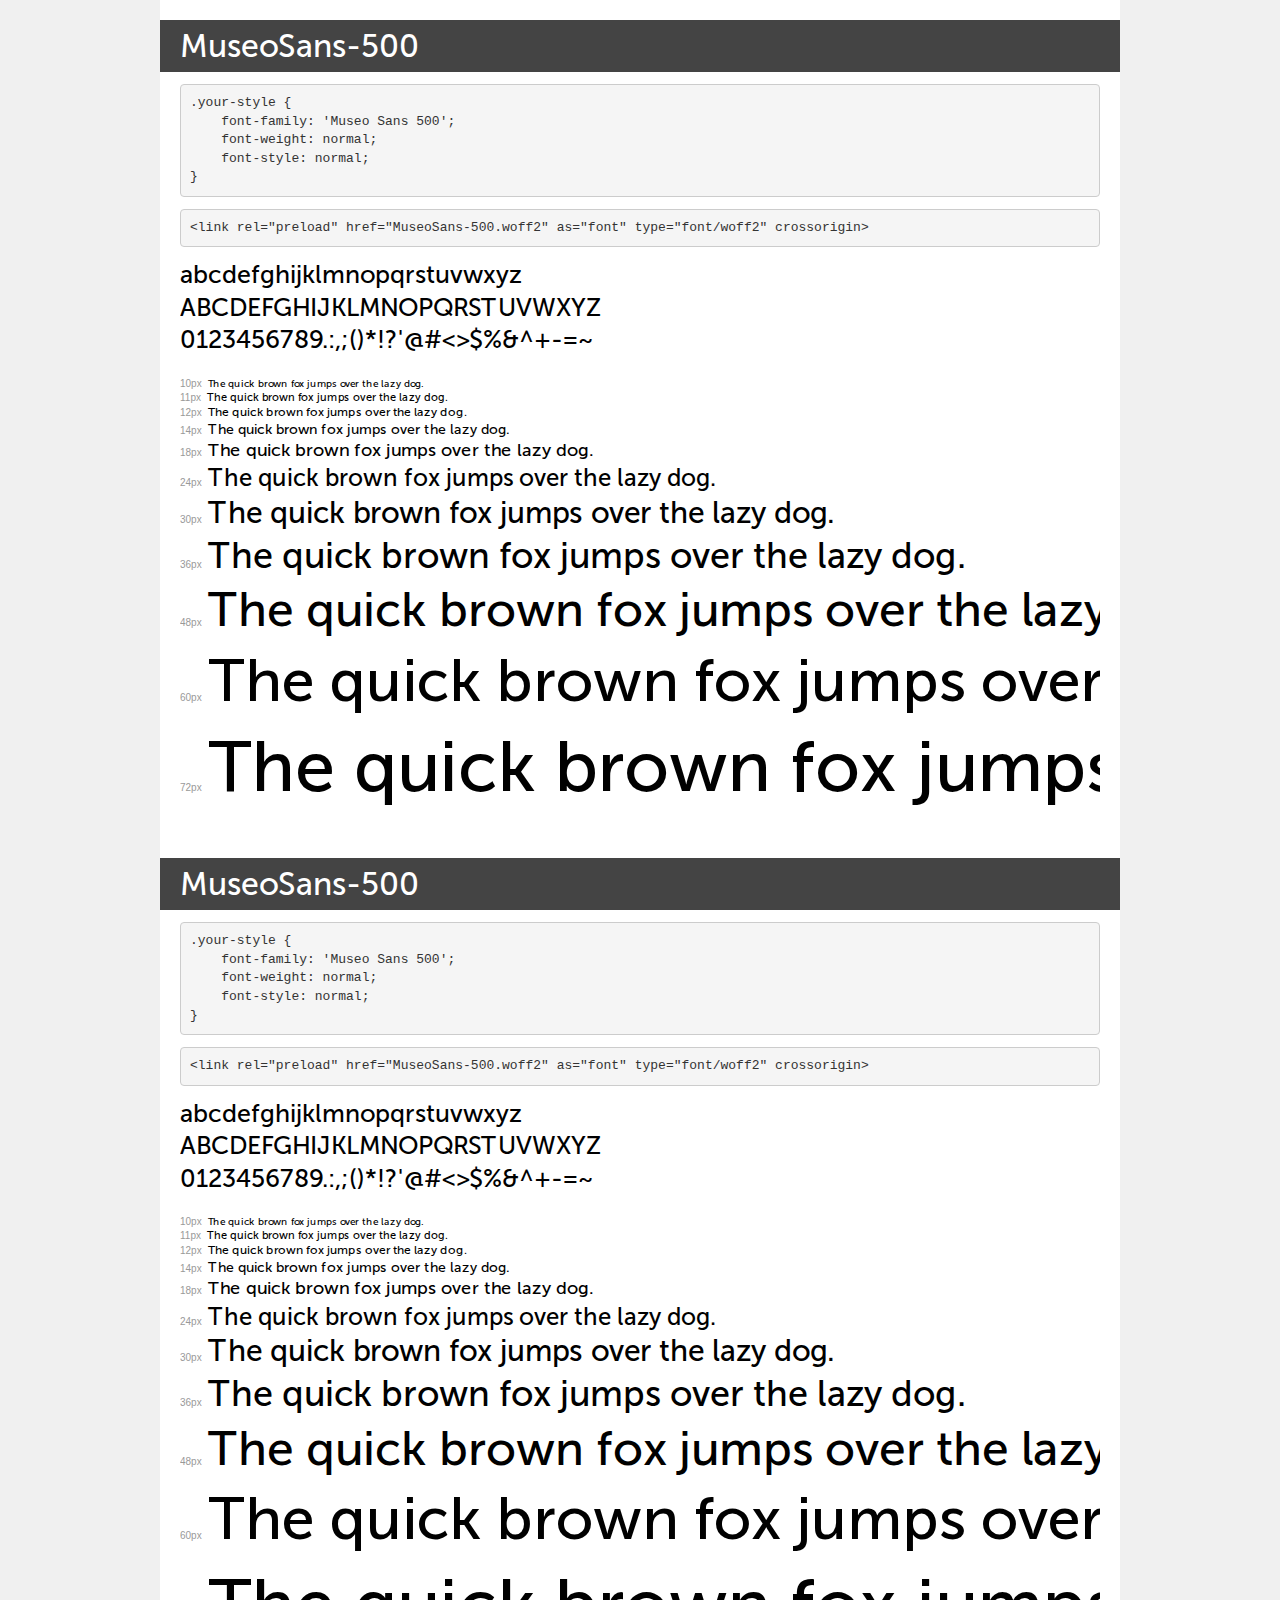
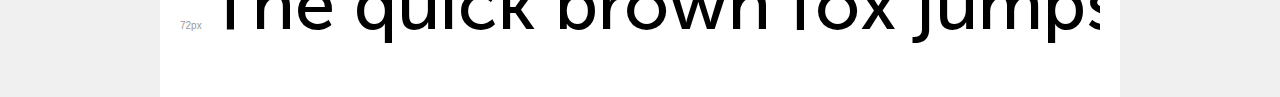
<file: css/transfonter.org-20230929-052855/demo.html>
<!DOCTYPE html>
<html lang="en">
<head>
    <meta charset="utf-8">
    <meta http-equiv="X-UA-Compatible" content="IE=edge">
    <meta name="viewport" content="width=device-width, initial-scale=1">
    <meta name="robots" content="noindex, noarchive">
    <meta name="format-detection" content="telephone=no">
    <title>Transfonter demo</title>
    <link href="stylesheet.css" rel="stylesheet">
    <style>
        /*
        http://meyerweb.com/eric/tools/css/reset/
        v2.0 | 20110126
        License: none (public domain)
        */
        html, body, div, span, applet, object, iframe,
        h1, h2, h3, h4, h5, h6, p, blockquote, pre,
        a, abbr, acronym, address, big, cite, code,
        del, dfn, em, img, ins, kbd, q, s, samp,
        small, strike, strong, sub, sup, tt, var,
        b, u, i, center,
        dl, dt, dd, ol, ul, li,
        fieldset, form, label, legend,
        table, caption, tbody, tfoot, thead, tr, th, td,
        article, aside, canvas, details, embed,
        figure, figcaption, footer, header, hgroup,
        menu, nav, output, ruby, section, summary,
        time, mark, audio, video {
            margin: 0;
            padding: 0;
            border: 0;
            font-size: 100%;
            font: inherit;
            vertical-align: baseline;
        }
        /* HTML5 display-role reset for older browsers */
        article, aside, details, figcaption, figure,
        footer, header, hgroup, menu, nav, section {
            display: block;
        }
        body {
            line-height: 1;
        }
        ol, ul {
            list-style: none;
        }
        blockquote, q {
            quotes: none;
        }
        blockquote:before, blockquote:after,
        q:before, q:after {
            content: '';
            content: none;
        }
        table {
            border-collapse: collapse;
            border-spacing: 0;
        }
        /* demo styles */
        body {
            background: #f0f0f0;
            color: #000;
        }
        .page {
            background: #fff;
            width: 920px;
            margin: 0 auto;
            padding: 20px 20px 0 20px;
            overflow: hidden;
        }
        .font-container {
            overflow-x: auto;
            overflow-y: hidden;
            margin-bottom: 40px;
            line-height: 1.3;
            white-space: nowrap;
            padding-bottom: 5px;
        }
        h1 {
            position: relative;
            background: #444;
            font-size: 32px;
            color: #fff;
            padding: 10px 20px;
            margin: 0 -20px 12px -20px;
        }
        .letters {
            font-size: 25px;
            margin-bottom: 20px;
        }
        .s10:before {
            content: '10px';
        }
        .s11:before {
            content: '11px';
        }
        .s12:before {
            content: '12px';
        }
        .s14:before {
            content: '14px';
        }
        .s18:before {
            content: '18px';
        }
        .s24:before {
            content: '24px';
        }
        .s30:before {
            content: '30px';
        }
        .s36:before {
            content: '36px';
        }
        .s48:before {
            content: '48px';
        }
        .s60:before {
            content: '60px';
        }
        .s72:before {
            content: '72px';
        }
        .s10:before, .s11:before, .s12:before, .s14:before,
        .s18:before, .s24:before, .s30:before, .s36:before,
        .s48:before, .s60:before, .s72:before {
            font-family: Arial, sans-serif;
            font-size: 10px;
            font-weight: normal;
            font-style: normal;
            color: #999;
            padding-right: 6px;
        }
        pre {
            display: block;
            padding: 9px;
            margin: 0 0 12px;
            font-family: Monaco, Menlo, Consolas, "Courier New", monospace;
            font-size: 13px;
            line-height: 1.428571429;
            color: #333;
            font-weight: normal;
            font-style: normal;
            background-color: #f5f5f5;
            border: 1px solid #ccc;
            overflow-x: auto;
            border-radius: 4px;
        }
        /* responsive */
        @media (max-width: 959px) {
            .page {
                width: auto;
                margin: 0;
            }
        }
    </style>
</head>
<body>
<div class="page">
    <div class="demo">
        <h1 style="font-family: 'Museo Sans 500'; font-weight: normal; font-style: normal;">MuseoSans-500</h1>
        <pre title="Usage">.your-style {
    font-family: 'Museo Sans 500';
    font-weight: normal;
    font-style: normal;
}</pre>
        <pre title="Preload (optional)">
&lt;link rel=&quot;preload&quot; href=&quot;MuseoSans-500.woff2&quot; as=&quot;font&quot; type=&quot;font/woff2&quot; crossorigin&gt;</pre>
        <div class="font-container" style="font-family: 'Museo Sans 500'; font-weight: normal; font-style: normal;">
            <p class="letters">
                abcdefghijklmnopqrstuvwxyz<br>
ABCDEFGHIJKLMNOPQRSTUVWXYZ<br>
                0123456789.:,;()*!?'@#&lt;&gt;$%&^+-=~
            </p>
            <p class="s10" style="font-size: 10px;">The quick brown fox jumps over the lazy dog.</p>
            <p class="s11" style="font-size: 11px;">The quick brown fox jumps over the lazy dog.</p>
            <p class="s12" style="font-size: 12px;">The quick brown fox jumps over the lazy dog.</p>
            <p class="s14" style="font-size: 14px;">The quick brown fox jumps over the lazy dog.</p>
            <p class="s18" style="font-size: 18px;">The quick brown fox jumps over the lazy dog.</p>
            <p class="s24" style="font-size: 24px;">The quick brown fox jumps over the lazy dog.</p>
            <p class="s30" style="font-size: 30px;">The quick brown fox jumps over the lazy dog.</p>
            <p class="s36" style="font-size: 36px;">The quick brown fox jumps over the lazy dog.</p>
            <p class="s48" style="font-size: 48px;">The quick brown fox jumps over the lazy dog.</p>
            <p class="s60" style="font-size: 60px;">The quick brown fox jumps over the lazy dog.</p>
            <p class="s72" style="font-size: 72px;">The quick brown fox jumps over the lazy dog.</p>
        </div>
    </div>

    <div class="demo">
        <h1 style="font-family: 'Museo Sans 500'; font-weight: normal; font-style: normal;">MuseoSans-500</h1>
        <pre title="Usage">.your-style {
    font-family: 'Museo Sans 500';
    font-weight: normal;
    font-style: normal;
}</pre>
        <pre title="Preload (optional)">
&lt;link rel=&quot;preload&quot; href=&quot;MuseoSans-500.woff2&quot; as=&quot;font&quot; type=&quot;font/woff2&quot; crossorigin&gt;</pre>
        <div class="font-container" style="font-family: 'Museo Sans 500'; font-weight: normal; font-style: normal;">
            <p class="letters">
                abcdefghijklmnopqrstuvwxyz<br>
ABCDEFGHIJKLMNOPQRSTUVWXYZ<br>
                0123456789.:,;()*!?'@#&lt;&gt;$%&^+-=~
            </p>
            <p class="s10" style="font-size: 10px;">The quick brown fox jumps over the lazy dog.</p>
            <p class="s11" style="font-size: 11px;">The quick brown fox jumps over the lazy dog.</p>
            <p class="s12" style="font-size: 12px;">The quick brown fox jumps over the lazy dog.</p>
            <p class="s14" style="font-size: 14px;">The quick brown fox jumps over the lazy dog.</p>
            <p class="s18" style="font-size: 18px;">The quick brown fox jumps over the lazy dog.</p>
            <p class="s24" style="font-size: 24px;">The quick brown fox jumps over the lazy dog.</p>
            <p class="s30" style="font-size: 30px;">The quick brown fox jumps over the lazy dog.</p>
            <p class="s36" style="font-size: 36px;">The quick brown fox jumps over the lazy dog.</p>
            <p class="s48" style="font-size: 48px;">The quick brown fox jumps over the lazy dog.</p>
            <p class="s60" style="font-size: 60px;">The quick brown fox jumps over the lazy dog.</p>
            <p class="s72" style="font-size: 72px;">The quick brown fox jumps over the lazy dog.</p>
        </div>
    </div>

</div>
</body>
</html>
</file>
<file: css/collection.css>
/* _________Hero-banner-Section Start_______________ */
.hero-banner {
    background-image: url(../images/image\ background4.png);
    width: 100%;
    height: 100vh;
    background-position: center;
    background-repeat: no-repeat;
    background-size: cover;
    position: relative;
    z-index: -1;
}
.hero-banner:after {
    content: "";
    width: 100%;
    height: 100%;
    position: absolute;
    top: 0;
    left: 0;
    background-color: rgba(0,0,0,0.2);
}
.hero-banner__content {
    position: absolute;
    top: 50%;
    left: 50%;
    transform: translate(-50%, -50%);
    margin: 0 auto;
    max-width: 785px;
    width: 90%;
    text-align: center;
    z-index: 999;
}
.hero-banner .main-heading {
    margin-bottom: 24px;
}
.hero-banner .para {
    text-align: center;
    font-family: 'Museo Sans 500';
    font-size: 22px;
    font-style: normal;
    font-weight: 300;
    line-height: 1.2;
    letter-spacing: 0.44px;
}
/* _________Hero-banner-Section End_______________ */
/* _________Image-collection-Section Start_______________ */
.image-collection{
    background-color: #262628;
    padding: 22px 0 92px;
}
.image-section__content-svg-wrap {
    border-bottom: 1px solid rgba(255, 255, 255, 0.50);
   padding-bottom: 22px;
}
.image-section__content-svg{
    position: relative;
}
 .image-section__content-svg:after {
    content: "";
    border-right: 1px solid rgba(255, 255, 255, 0.50);
    border-left: 1px solid rgba(255, 255, 255, 0.50);
    position: absolute;
    height: 60px;
    width: 100%;
} 
.image-section__content-svg:first-child:after{
    border-left: none;
    left: 30px;
}
.image-section__content-svg:nth-child(2)::after{
    border: none;
}
.image-section__content-svg:last-child:after{
    border-right: none;
    right: 30px;
}
.image-section__title {
    font-family: 'Museo Sans 500';
    font-size: 13px;
    font-style: normal;
    font-weight: 300;
    line-height: normal;
    letter-spacing: 1.04px;
}
.image-collection .up-svg {
    max-width: 20px;
    flex: 20px;
    width: 100%;
    margin-left: 13px;
}
.image-collection__image-area {
    padding-top: 50px;
}
.image-collection__image-wrap {
    display: flex;
    align-items: center;
    flex-wrap: wrap;
    margin: 0 -11px -32px -11px;
}
.image-collection__text-image-wrap {
    width: 25%;
    padding: 0 11px;
    margin-bottom: 32px;
}
.image-collection__image {
    margin-bottom: 24px;
}
.image-collection__image-title {
    color: #FFF;
    text-align: center;
    font-family: 'Museo Sans 500';
    font-size: 16px;
    font-style: normal;
    font-weight: 400;
    line-height: normal;
    letter-spacing: 1.28px;
    text-transform: uppercase;
}
/* _________Image-collection-Section End_______________ */
/* _________Newsletter-Section Start_______________ */
.news-letter {
    background-image: url(../images/image\ 20.png);
    height: 100vh;
    width: 100%;
    background-repeat: no-repeat;
    background-size: cover;
    position: relative;
}

.news-letter__content-wrap {
    position: absolute;
    top: 50%;
    left: 50%;
    transform: translate(-50%, -50%);
    display: flex;
    flex-direction: column;
    justify-content: center;
    align-items: center;
    width: 100%;
}

.news-letter__sub-title {
    margin-bottom: 24px;
}
.news-letter__content {
    display: flex;
    justify-content: center;
    align-items: center;
    width: 100%;
}
.news-letter__content .search {
    border: 1px solid #fff;
    max-width: 507px;
    width: 100%;
    padding: 10px 20px;
}
.news-letter input {
    background: none;
    border: none;
    outline: none;
    font-family: 'Museo Sans 500';
    font-size: 16px;
    font-style: normal;
    font-weight: 300;
    line-height: 1.5;
    letter-spacing: 1.32px;
    display: block;
    color: #fff;
    width: 100%;
}

.news-letter input::placeholder {
    color: #FFF;
}
.news-letter__btn {
    color: #262628;
    text-align: center;
    font-family: 'Museo Sans 500';
    font-size: 18px;
    font-style: normal;
    font-weight: 400;
    line-height: normal;
    letter-spacing: 1.44px;
    text-transform: uppercase;
    background-color: #fff;
    padding: 13px 0;
    max-width: 151px;
    flex: 151px;
    margin-left: 6px;
}
/* _________Newsletter-Section End_______________ */
/* _________Fotter-Section Start_______________ */
.fotter {
    background-color: #262628;
    padding-top: 70px;
}
.fotter__wrapper {
    border-bottom: 1px solid #fff;
}
.fotter__content-area {
    display: flex;
    flex-direction: column;
    justify-content: center;
    align-items: center;
}
.fotter__logo-image {
    max-width: 280px;
    margin-bottom: 30px;
}
.fotter__social-icon {
    display: flex;
    align-items: center;
    gap: 30px;
    margin-bottom: 30px;
}
.fotter__svg-icon.facebook {
    max-width: 8px;
    flex: 8px;
}
.fotter__svg-icon.twiteer {
    max-width: 15px;
    flex: 15px;
}
.fotter__svg-icon.gmail {
    max-width: 21px;
    flex: 21px;
}
.fotter__svg-icon {
    max-width: 14px;
    flex: 14px;
}
ul.fotter__menu-list {
    display: flex;
    margin: 0 -15px;
    align-items: center;
    justify-content: space-between;
    padding-bottom: 30px;
}
.fotter__list-item {
    padding: 0 15px;
    border-right: 1px solid#fff;
}
.fotter__list-item:last-child {
    border-right: unset;
}
.fotter__menu-link {
    color: #FFF;
    font-family: 'Museo Sans 500';
    font-size: 16px;
    font-style: normal;
    font-weight: 300;
    line-height: normal;
    text-transform: uppercase;
}
/* _________Fotter-Section End_______________ */
/* _________Copy-right-Section Start_______________ */
.copy-right {
    background-color: #262628;
    padding: 30px 0;
}
.copy-right__text {
    color: #FFF;
    text-align: center;
    font-family: 'Museo Sans 500';
    font-size: 16px;
    font-style: normal;
    font-weight: 300;
    line-height: 1.5;
    letter-spacing: 0.32px;
}
/* _________Copy-right-Section End_______________ */
/* _________Media Query Start_______________ */
@media screen and (max-width:1280px) {
  .hero-banner .main-title.font-size {
        font-size: 20px;
    }
    .hero-banner .main-heading.font-1 {
        font-size: 27px;
        margin-bottom: 20px;
    }
    .hero-banner .para {
        font-size: 20px;
    }
}
@media screen and (max-width:991px) {
    .image-collection__image-wrap {
        margin: 0 -10px -30px -10px;
    }
    .image-collection__text-image-wrap {
        width: 33.33%;
        margin-bottom: 30px;
        padding: 0 10px;
    }
    .image-collection__image-title {
        font-size: 14px;
    }
}
@media screen and (max-width:767px) {
    .hero-banner .main-title.font-size {
        font-size: 16px;
        margin-bottom: 4px;
    }
    .hero-banner .main-heading.font-1 {
        font-size: 19px;
    }
    .hero-banner .para {
        font-size: 14px;
    }
    .image-collection {
        padding: 12px 0 80px;
    }
    .image-section__content-svg-wrap {
        padding-bottom: 12px;
    }
    .image-section__content-svg:after {
        height: 40px;
    }
    .image-section__title{
        font-size: 10px;
    }
    .image-collection .up-svg {
        max-width: 14px;
        flex: 14px;
        width: 100%;
        margin-left: 10px;
    }
    .image-collection__image-area {
        padding-top: 30px;
    }
    
    .image-collection__image-wrap {
            margin: 0 -7px -20px -7px;
        }
        .image-collection__text-image-wrap {
            width: 50%;
            margin-bottom: 20px;
            padding: 0 7px;
        }
        .image-collection__image-title {
            font-size: 13px;
        }
    }
    

/* _________Media Query End_______________ */
</file>
<file: css/common.css>
@font-face {
    font-family: 'Museo Sans 500';
    src: url('./transfonter.org-20230929-052855/MuseoSans-500.woff2') format('woff2'),
        url('./transfonter.org-20230929-052855/MuseoSans-500.woff') format('woff');
    font-weight: normal;
    font-style: normal;
    font-display: swap;
}
*{
    padding: 0;
    margin: 0;
    box-sizing: border-box;
}
.container{
    max-width: 1440px;
    padding: 0 70px;
    margin: 0 auto;
}
a{
    text-decoration: none;
}
li{
    list-style: none;
}
.flex{
    display: flex;
}
.align-center{
    display: flex;
    justify-content: center;
    align-items: center;
}
.align-center-1{
    display: flex;
    align-items: center;
}
.space-between{
    display: flex;
    justify-content: space-between;
    align-items: center;
}
.space-between-1{
    display: flex;
    justify-content: space-between;
}
img{
    display: block;
    width: 100%;
    height: 100%;
    object-fit: cover;
}
svg{
    width: 100%;
    height: 100%;
    display: block;
    object-fit: cover;
}
video{
    width: 100%;
    height: 100%;
    display: block;
    object-fit: cover;
}
.color{
    color: #fff;
}
.text-transform{
    text-transform: uppercase;
}
.font-size{
    color: #fff;
    margin-bottom: 6px;
    font-family: 'Museo Sans 500';
    font-size: 22px;
    font-weight: 300;
    letter-spacing: 1.76px;
    text-transform: uppercase;
}
.font-1{
    font-family: 'Museo Sans 500';
    font-size: 30px;
    font-weight: 600;
    line-height: 1.2;
    letter-spacing: 1.8px;
    text-transform: uppercase;
    color: #fff;
}
::-webkit-scrollbar {
 display: none;
}
@media screen and (max-width:1280px) {
    .news-letter__sub-title {
        margin-bottom: 22px;
        font-size: 27px;
    }
    .news-letter__title {
        font-size: 20px;
    }
    ul.fotter__menu-list {
        justify-content: center;
        flex-wrap: wrap;
        margin: 0 -15px -20px -15px;
    }
    .fotter__list-item {
        margin-bottom: 20px;
    }
}
@media screen and (max-width:991px) {
    .container{
        padding: 0 40px;
    }
}
@media screen and (max-width:767px) {
    .container {
        padding: 0 20px;
    }
    .news-letter__title.font-size {
        font-size: 16px;
        margin-bottom: 4px;
    }
    .news-letter__sub-title.font-1 {
        font-size: 19px;
    }
    .news-letter {
        background-position: center;
   }
   .news-letter__content-wrap {
       width: 90%;
       text-align: center;
   }
   .news-letter__content .search {
       width: unset;
   }
   .news-letter__btn {
       font-size: 15px;
       max-width: 120px;
       flex: 120px;
   }
   .news-letter input {
       font-size: 14px;  
   }
   .fotter{
    padding-top: 50px;
   }
   li.fotter__list-item {
       border-right: none;
       max-width: 50%;
       flex: 50%;
   }
   .copy-right {
    padding: 15px 0;
}
.copy-right__text {
    font-size: 14px;
}
}
</file>
<file: css/common-header.css>
/* _________Header-Section Start_______________ */
.header {
    border-bottom: 1px solid rgba(255, 255, 255, 0.50);
    position: absolute;
    width: 100%;
    z-index: 999;
    padding: 26px 0;
}
.header__menu-list {
    display: flex;
    margin: 0 -18px;
}
.header__list-item {
    margin: 0 18px;
}
.header:hover{
    background-color: #262628;
}
.header__menu-link {
    color: #FFF;
    font-family: 'Museo Sans 500';
    font-size: 16px;
    font-style: normal;
    font-weight: 300;
    line-height: normal;
    letter-spacing: 1.28px;
    text-transform: uppercase;
}
.mega-menu {
    background-color: #262628;
    padding: 50px 0 60px;
    position: absolute;
    top: 83px;
    left: 0;
    right: 0;
    visibility: hidden;
    opacity: 0;
    transition: 0.4s all ease-in-out;
}
.header .shop-item:hover .mega-menu{
    visibility: visible;
    opacity: 1;
}
.mega-menu .drop-down {
    display: flex;
    align-items: center;
}
.mega-menu-alpha {
    width: 76%;
}
.mega-menu__grid-wrap {
    display: flex;
    align-items: center;
}
.mega-menu-content-area{
    display: flex;
    align-items: center;
}
.mega-menu__menu-list {
    padding-right: 30px;
}
.mega-menu__title {
    color: #FFF;
    font-family: 'Museo Sans 500';
    font-size: 18px;
    font-style: normal;
    font-weight: 400;
    line-height: normal;
    letter-spacing: 1.44px;
    text-transform: uppercase;
    margin-bottom: 20px;
    cursor: pointer;
}
.mega-menu__menu-link {
    color: #FFF;
    font-family: 'Museo Sans 500';
    font-size: 16px;
    font-style: normal;
    font-weight: 300;
    line-height: normal;
    letter-spacing: 1.28px;
    text-transform: uppercase;
    margin-bottom: 14px;
    display: block;
    cursor: pointer;
}
.mega-menu__menu-list :last-child .mega-menu__menu-link{
    margin-bottom: 0;
}
.mega-menu__beta {
    width: 24%;
}
.mega-menu__inner-image{
    position: relative;
}
.mega-menu__image {
    cursor: pointer;
}
.mega-menu__text{
    position: absolute;
    top: 50%;
    left: 50%;
    transform: translate(-50%, -50%);
    width: 100%;
}
.mega-menu__image-title{
text-align: center;
font-family: 'Museo Sans 500';
font-size: 20px;
font-weight: 600;
line-height: 1.5; 
letter-spacing: 1.44px;
}
.mega-menu__image-sub-title {
    text-align: center;
    font-family: 'Museo Sans 500';
    font-size: 18px;
    font-style: normal;
    font-weight: 400;
    line-height: normal;
    letter-spacing: 1.44px;
    text-decoration: underline;
    text-underline-offset: 5px;
    cursor: pointer;
}
.header .collection-item:hover .mega-menu{
    visibility: visible;
    opacity: 1;
}
.mega-menu__collecton-image-wrap {
    max-width: 375px;
    flex: 375px;
    position: relative;
}
.mega-menu__text-position {
    position: absolute;
    bottom: 30px;
    left: 50%;
    transform: translateX(-50%);
}
.mega-menu__collection-image {
    cursor: pointer;
}
.mega-menu__collection-content {
    display: flex;
    padding: 0 20px;
}
.mega-menu__collection-content :last-child{
    padding-right: 0;
}
.mega-menu.explore {
    padding: 50px 0;
    right: 0;
}
.header__list-item-explore:hover .mega-menu{
    visibility: visible;
    opacity: 1;
}
.mega-menu-explore__menu-list {
    display: flex;
    justify-content: space-between;
    align-items: center;
    margin: 0 -50px;
}
.mega-menu-explore__menu-list .mega-menu__list-item {
    border-right: 1px solid #fff;
    padding: 0 50px;
}
.mega-menu-explore__menu-list .mega-menu__list-item:last-child{
    border-right: unset;
} 
.mega-menu-explore__menu-list .mega-menu__menu-link{
    margin-bottom: unset;
}
.header__compony-log {
    max-width: 218px;
    flex: 218px;
}
.header .search-svg {
    margin: 0 35px 0 30px;
}
.header__inner_Svg-icon {
    display: none;
}
.header .menu-icon {
    max-width: 17px;
    flex: 17px;
    width: 100%;
}
.header .cross-icon {
    position: absolute;
    top: 26px;
    max-width: 17px;
    flex: 17px;
    width: 100%;
    display: none;
}
.header .cross-icon path {
    stroke: #fff;
    fill: #fff;
}
.header__drop-down {
    width: 50%;
    position: absolute;
    top: 64px;
    left: -100%;
    background-color: #000000;
    transition: 1s all ease-in-out;
}
.header__accordian {
    border-bottom: 1px solid rgba(255, 255, 255, 0.50);
    padding: 0 20px;
}
.header__accordian.active .accordian-menu-list {
    display: block;
}
.accordian-menu-list{
   display: none;
}
.header__accordian.active .header__accordian-minus-svg {
    display: block;
}
.header__accordian.active .header__accordian-plus-svg {
    display: none;
}
.header__accordian__item {
    padding: 20px 0;
}
.header__accordian-svg-wrap {
    position: relative;
    max-width: 8px;
    flex: 8px;
}
.header__accordian-plus-svg {
    max-width: 8px;
    flex: 8px;
    width: 100%;
}
.header__accordian-minus-svg {
    max-width: 8px;
    flex: 8px;
    min-width: 8px;
    width: 100%;
    position: absolute;
    top: 50%;
    left: 50%;
    transform: translate(-50%, -50%);
    display: none;
}
.header__accordian-title {
    font-family: 'Museo Sans 500';
    font-size: 15px;
    font-style: normal;
    font-weight: 400;
    line-height: normal;
    letter-spacing: 0.9px;
}
.accordian__list-item {
    margin-bottom: 14px;
}
.accordian__menu-link {
    font-family: 'Museo Sans 500';
    font-size: 13px;
    font-style: normal;
    font-weight: 300;
    line-height: 16px;
    letter-spacing: 0.78px;
    display: block;
}
/* _________Header-Section End_______________ */
/* _________Media Query of Header-Section Start_______________ */
@media screen and (max-width:1280px){
    .mega-menu__menu-list {
        padding-right: 20px;
    }
    .mega-menu__menu-link {
        font-size: 14px;
        letter-spacing: unset;
    }
    .mega-menu__image-title {
        font-size: 18px;
    }
    .mega-menu__image-sub-title {
        font-size: 16px;
    }
}
@media screen and (max-width:991px) {
    .header__menu-list {
        margin: 0 -15px;
    }
    .header__list-item {
        margin: 0 15px;
    }
    .header__menu-link {
        font-size: 15px;
        letter-spacing: 1.10px;
    }
    .header .search-svg {
        margin: 0 30px 0 25px;
    }
    .mega-menu .drop-down {
        display: flex;
        align-items: center;
        flex-direction: column;
    }
    .mega-menu-alpha {
        width: 100%;
        margin-bottom: 30px;
    }
    .mega-menu__grid-wrap {
        justify-content: space-between;
    }
    .mega-menu__menu-list {
        padding-right: 30px;
    }
    .mega-menu__menu-list.inner-list {
        padding-right: 0;
    }
    .mega-menu__menu-link {
        font-size: 15px;
    }
    .mega-menu__beta {
        width: 50%;
    }
    .mega-menu__image-title {
        font-size: 20px;
    }
    .mega-menu__image-sub-title {
        font-size: 18px;
    }
    .mega-menu.mega-collection .mega-menu__drop-down{
        align-items: center;
    }
    .mega-menu.mega-collection .mega-menu__menu-list {
        padding-right: 15px;
    }
    .mega-menu.mega-collection .mega-menu__menu-link {
        font-size: 12px;
    }
    .mega-menu.mega-collection .mega-menu__image-title {
        font-size: 17px;
    }
    .mega-menu.mega-collection .mega-menu__image-sub-title {
        font-size: 16px;
    }
    .mega-menu-explore__menu-list {
        margin: 0 -40px;
    }
    .mega-menu-explore__menu-list .mega-menu__list-item {
        padding: 0 40px;
    }
}
@media screen and (max-width:767px) {
    .header{
        padding: 20px 0;
    }
    .header__inner_Svg-icon {
        display: block;
    }
    .header__menu-list {
        display: none;
    }
    .header__list-item-explore {
        display: none;
    }
    .header__compony-log {
        max-width: 168px;
        flex: 168px;
    }
    .header .search-svg {
        margin: 0 18px 0 18px;
    }
}
@media screen and (max-width:560px) {
    .header__drop-down {
        width: 100%;
    }
}
/* _________Media Query of Header-Section End_______________ */
</file>
<file: css/contact.css>
/* _________Hero-banner-Section Start_______________ */
.hero-banner {
    background-image: url(../images/image\ -4445.png);
    width: 100%;
    height: 100vh;
    background-position: center;
    background-repeat: no-repeat;
    background-size: cover;
    position: relative;
    z-index: -1;
}

.hero-banner:after {
    content: "";
    width: 100%;
    height: 100%;
    position: absolute;
    top: 0;
    left: 0;
    background-color: rgba(0, 0, 0, 0.2);
}

.hero-banner__content {
    position: absolute;
    top: 50%;
    left: 50%;
    transform: translate(-50%, -50%);
    margin: 0 auto;
    max-width: 785px;
    width: 90%;
    text-align: center;
    z-index: 999;
}

.hero-banner .main-heading {
    margin-bottom: 24px;
}

.hero-banner .para {
    text-align: center;
    font-family: 'Museo Sans 500';
    font-size: 22px;
    font-weight: 300;
    line-height: 1.2;
    letter-spacing: 0.44px;
}

/* _________Hero-banner-Section End_______________ */
/* _________Main-Section Start______________ */
.main {
    background-color: #262628;
    padding: 60px 0;
    border-bottom: 1px solid rgba(255, 255, 255, 0.50);
}
.main__alpha {
    width: 50%;
    padding-right: 195px;
}
.main__text-svg-wrap {
    display: flex;
    align-items: center;
    margin-bottom: 40px;
}
.main__text-svg-wrap.svg-wrap {
    margin-bottom: 20px;
}
.main__text-svg-wrap.svg-wrap-2 {
    margin-bottom: unset;
}
.main__chat-svg {
    max-width: 22px;
}
.main__content {
    margin-bottom: 24px;
}
.main__title {
    margin-bottom: 24px;
}
.main__para {
    color: #FFF;
    font-family: 'Museo Sans 500';
    font-size: 22px;
    font-weight: 300;
    line-height: 28px;
    letter-spacing: 0.44px;
}
.main__text {
    color: #FFF;
    font-family: 'Museo Sans 500';
    font-size: 16px;
    font-weight: 300;
    line-height: 1.5;
    letter-spacing: 0.32px;
    margin-left: 15px;
}
span.main__email {
    color: #FFF;
    font-family: 'Museo Sans 500';
    font-size: 22px;
    font-style: normal;
    font-weight: 300;
    line-height: 28px;
    letter-spacing: 0.44px;
    display: block;
    margin-bottom: 24px;
}
.main__beta {
    width: 50%;
}
/* _________Main-Section End_______________ */
/* _________Form-Section Start_______________ */
.form-section{
    background-color: #262628;
    padding: 60px 0 90px;
}
.form-section__content{
    margin-bottom: 30px;
    text-align: center;
}
span.input-type {
    /* display: block; */
    margin-bottom: 18px;
    padding-right: 18px;
}
.form-section__text-wrap ::placeholder{
    color: #FFF;
    font-family: 'Museo Sans 500';
font-size: 16px;
font-style: normal;
font-weight: 300;
line-height: 1.5; 
letter-spacing: 0.32px;
padding: 10px 15px;
display: block;
}
input {
    background: none;
    outline: none;
    color: #fff;
    width: 100%;
    border: 1px solid #fff;
}
/* _________Form-Section End_______________ */
</file>
<file: css/T&C.css>
/* _________Header-Section Start_______________ */
.header {
    background-color: #262628;
    border-bottom: 1px solid rgba(255, 255, 255, 0.50);
    padding: 26px 0;
}
.header__menu-list {
    display: flex;
    margin: 0 -18px;
}
.header__list-item {
    padding: 0 18px;
}
.header__menu-link {
    color: #FFF;
    font-family: 'Museo Sans 500';
    font-size: 16px;
    font-weight: 300;
    line-height: normal;
    letter-spacing: 1.28px;
    text-transform: uppercase;
}
.mega-menu {
    background-color: #262628;
    padding: 50px 0 60px;
    position: absolute;
    top: 83px;
    left: 0;
    right: 0;
    visibility: hidden;
    opacity: 0;
    transition: 0.4s all ease-in-out;
    z-index: 111;
}
.header .shop-item:hover .mega-menu{
    visibility: visible;
    opacity: 1;
}
.mega-menu .drop-down {
    display: flex;
    align-items: center;
}
.mega-menu-alpha {
    width: 76%;
}
.mega-menu__grid-wrap {
    display: flex;
    align-items: center;
}
.mega-menu-content-area{
    display: flex;
    align-items: center;
}
.mega-menu__menu-list {
    padding-right: 30px;
}
.mega-menu__title {
    color: #FFF;
    font-family: 'Museo Sans 500';
    font-size: 18px;
    font-style: normal;
    font-weight: 400;
    line-height: normal;
    letter-spacing: 1.44px;
    text-transform: uppercase;
    margin-bottom: 20px;
    cursor: pointer;
}
.mega-menu__menu-link {
    color: #FFF;
    font-family: 'Museo Sans 500';
    font-size: 16px;
    font-style: normal;
    font-weight: 300;
    line-height: normal;
    letter-spacing: 1.28px;
    text-transform: uppercase;
    margin-bottom: 14px;
    display: block;
    cursor: pointer;
}
.mega-menu__menu-list :last-child .mega-menu__menu-link{
    margin-bottom: 0;
}
.mega-menu__beta {
    width: 24%;
}
.mega-menu__inner-image{
    position: relative;
}
.mega-menu__image {
    cursor: pointer;
}
.mega-menu__text{
    position: absolute;
    top: 50%;
    left: 50%;
    transform: translate(-50%, -50%);
    width: 100%;
}
.mega-menu__image-title{
text-align: center;
font-family: 'Museo Sans 500';
font-size: 20px;
font-weight: 600;
line-height: 1.5; 
letter-spacing: 1.44px;
}
.mega-menu__image-sub-title {
    text-align: center;
    font-family: 'Museo Sans 500';
    font-size: 18px;
    font-style: normal;
    font-weight: 400;
    line-height: normal;
    letter-spacing: 1.44px;
    text-decoration: underline;
    text-underline-offset: 5px;
    cursor: pointer;
}
.header .collection-item:hover .mega-menu{
    visibility: visible;
    opacity: 1;
}
.mega-menu__collecton-image-wrap {
    max-width: 375px;
    flex: 375px;
    position: relative;
}
.mega-menu__text-position {
    position: absolute;
    bottom: 30px;
    left: 50%;
    transform: translateX(-50%);
}
.mega-menu__collection-image {
    cursor: pointer;
}
.mega-menu__collection-content {
    display: flex;
    padding: 0 20px;
}
.mega-menu__collection-content :last-child{
    padding-right: 0;
}
.mega-menu.explore {
    padding: 50px 0;
    right: 0;
}
.header__list-item-explore:hover .mega-menu{
    visibility: visible;
    opacity: 1;
}
.mega-menu-explore__menu-list {
    display: flex;
    justify-content: space-between;
    align-items: center;
    margin: 0 -50px;
}
.mega-menu-explore__menu-list .mega-menu__list-item {
    border-right: 1px solid #fff;
    padding: 0 50px;
}
.mega-menu-explore__menu-list .mega-menu__list-item:last-child{
    border-right: unset;
} 
.mega-menu-explore__menu-list .mega-menu__menu-link{
    margin-bottom: unset;
}
.header__compony-log {
    max-width: 218px;
    flex: 218px;
}
.header .search-svg {
    margin: 0 35px 0 30px;
}
.header__inner_Svg-icon {
    display: none;
}
.header .menu-icon {
    max-width: 17px;
    flex: 17px;
    width: 100%;
}
.header .cross-icon {
    position: absolute;
    top: 26px;
    max-width: 17px;
    flex: 17px;
    width: 100%;
    display: none;
}
.header .cross-icon path {
    stroke: #fff;
    fill: #fff;
}
.header__drop-down {
    width: 50%;
    position: absolute;
    top: 64px;
    left: -100%;
    background-color: #000000;
    transition: 1s all ease-in-out;
    z-index: 111;
}
.header__accordian {
    border-bottom: 1px solid rgba(255, 255, 255, 0.50);
    padding: 0 20px;
}
.header__accordian.active .accordian-menu-list {
    display: block;
}
.accordian-menu-list{
   display: none;
}
.header__accordian.active .header__accordian-minus-svg {
    display: block;
}
.header__accordian.active .header__accordian-plus-svg {
    display: none;
}
.header__accordian__item {
    padding: 20px 0;
}
.header__accordian-svg-wrap {
    position: relative;
    max-width: 8px;
    flex: 8px;
}
.header__accordian-plus-svg {
    max-width: 8px;
    flex: 8px;
    width: 100%;
}
.header__accordian-minus-svg {
    max-width: 8px;
    flex: 8px;
    min-width: 8px;
    width: 100%;
    position: absolute;
    top: 50%;
    left: 50%;
    transform: translate(-50%, -50%);
    display: none;
}
.header__accordian-title {
    font-family: 'Museo Sans 500';
    font-size: 15px;
    font-style: normal;
    font-weight: 400;
    line-height: normal;
    letter-spacing: 0.9px;
}
.accordian__list-item {
    margin-bottom: 14px;
}
.accordian__menu-link {
    font-family: 'Museo Sans 500';
    font-size: 13px;
    font-style: normal;
    font-weight: 300;
    line-height: 16px;
    letter-spacing: 0.78px;
    display: block;
}
/* _________Header-Section End_______________ */
/* _________Hero-banner-Section Start_______________ */
.hero-banner {
    background-color: #262628;
    padding: 60px 0 90px;
}
.hero-banner__Wrapper {
    max-width: 1080px;
    margin: 0 auto;
}
.hero-banner__content {
    text-align: center;
    padding-bottom: 60px;
    border-bottom: 1px solid rgba(255, 255, 255, 0.50);
}
.hero-banner__content-area{
    padding: 20px 0;
    border-bottom: 1px solid rgba(255, 255, 255, 0.50);
}
.hero-banner__inner-title {
    color: #FFF;
    font-family: 'Museo Sans 500';
    font-size: 22px;
    font-style: normal;
    font-weight: 400;
    line-height: 1.6;
    letter-spacing: 1.32px;
    text-transform: uppercase;
    margin-bottom: 15px;
}
.hero-banner__para {
    color: #FFF;
    font-family: 'Museo Sans 500';
    font-size: 16px;
    font-style: normal;
    font-weight: 300;
    line-height: 1.5;
    letter-spacing: 0.32px;
}
.hero-banner__para.inner-para {
    margin-bottom: 30px;
}
/* _________Hero-banner-Section End_______________ */
/* _________Newsletter-Section Start_______________ */
.news-letter {
    background-image: url(../images/image\ 20.png);
    height: 100vh;
    width: 100%;
    background-repeat: no-repeat;
    background-size: cover;
    position: relative;
}

.news-letter__content-wrap {
    position: absolute;
    top: 50%;
    left: 50%;
    transform: translate(-50%, -50%);
    display: flex;
    flex-direction: column;
    justify-content: center;
    align-items: center;
    width: 100%;
}

.news-letter__sub-title {
    margin-bottom: 24px;
}
.news-letter__content {
    display: flex;
    justify-content: center;
    align-items: center;
    width: 100%;
}
.news-letter__content .search {
    border: 1px solid #fff;
    max-width: 507px;
    width: 100%;
    padding: 10px 20px;
}
.news-letter input {
    background: none;
    border: none;
    outline: none;
    font-family: 'Museo Sans 500';
    font-size: 16px;
    font-style: normal;
    font-weight: 300;
    line-height: 1.5;
    letter-spacing: 1.32px;
    display: block;
    color: #fff;
    width: 100%;
}

.news-letter input::placeholder {
    color: #FFF;
}
.news-letter__btn {
    color: #262628;
    text-align: center;
    font-family: 'Museo Sans 500';
    font-size: 18px;
    font-style: normal;
    font-weight: 400;
    line-height: normal;
    letter-spacing: 1.44px;
    text-transform: uppercase;
    background-color: #fff;
    padding: 13px 0;
    max-width: 151px;
    flex: 151px;
    margin-left: 6px;
}
/* _________Newsletter-Section End_______________ */
/* _________Fotter-Section Start_______________ */
.fotter {
    background-color: #262628;
    padding-top: 70px;
}
.fotter__wrapper {
    border-bottom: 1px solid #fff;
}
.fotter__content-area {
    display: flex;
    flex-direction: column;
    justify-content: center;
    align-items: center;
}
.fotter__logo-image {
    max-width: 280px;
    margin-bottom: 30px;
}
.fotter__social-icon {
    display: flex;
    align-items: center;
    gap: 30px;
    margin-bottom: 30px;
}
.fotter__svg-icon.facebook {
    max-width: 8px;
    flex: 8px;
}
.fotter__svg-icon.twiteer {
    max-width: 15px;
    flex: 15px;
}
.fotter__svg-icon.gmail {
    max-width: 21px;
    flex: 21px;
}
.fotter__svg-icon {
    max-width: 14px;
    flex: 14px;
}
ul.fotter__menu-list {
    display: flex;
    margin: 0 -15px;
    align-items: center;
    justify-content: space-between;
    padding-bottom: 30px;
}
.fotter__list-item {
    padding: 0 15px;
    border-right: 1px solid#fff;
}
.fotter__list-item:last-child {
    border-right: unset;
}
.fotter__menu-link {
    color: #FFF;
    font-family: 'Museo Sans 500';
    font-size: 16px;
    font-style: normal;
    font-weight: 300;
    line-height: normal;
    text-transform: uppercase;
}
/* _________Fotter-Section End_______________ */
/* _________Copy-right-Section Start_______________ */
.copy-right {
    background-color: #262628;
    padding: 30px 0;
}
.copy-right__text {
    color: #FFF;
    text-align: center;
    font-family: 'Museo Sans 500';
    font-size: 16px;
    font-style: normal;
    font-weight: 300;
    line-height: 1.5;
    letter-spacing: 0.32px;
}
/* _________Copy-right-Section End_______________ */
/* _________Media Query Start_______________ */
@media screen and (max-width:1280px) {
    .mega-menu__menu-list {
        padding-right: 20px;
    }
    .mega-menu__menu-link {
        font-size: 14px;
        letter-spacing: unset;
    }
    .mega-menu__image-title {
        font-size: 18px;
    }
    .mega-menu__image-sub-title {
        font-size: 16px;
    }
}
@media screen and (max-width:991px){
    .header__menu-list {
        margin: 0 -15px;
    }
    .header__list-item {
        margin: 0 15px;
    }
    .header__menu-link {
        font-size: 15px;
        letter-spacing: 1.10px;
    }
    .header .search-svg {
        margin: 0 30px 0 25px;
    }
    .mega-menu .drop-down {
        display: flex;
        align-items: center;
        flex-direction: column;
    }
    .mega-menu-alpha {
        width: 100%;
        margin-bottom: 30px;
    }
    .mega-menu__grid-wrap {
        justify-content: space-between;
    }
    .mega-menu__menu-list {
        padding-right: 30px;
    }
    .mega-menu__menu-list.inner-list {
        padding-right: 0;
    }
    .mega-menu__menu-link {
        font-size: 15px;
    }
    .mega-menu__beta {
        width: 50%;
    }
    .mega-menu__image-title {
        font-size: 20px;
    }
    .mega-menu__image-sub-title {
        font-size: 18px;
    }
    .mega-menu.mega-collection .mega-menu__drop-down{
        align-items: center;
    }
    .mega-menu.mega-collection .mega-menu__menu-list {
        padding-right: 15px;
    }
    .mega-menu.mega-collection .mega-menu__menu-link {
        font-size: 12px;
    }
    .mega-menu.mega-collection .mega-menu__image-title {
        font-size: 17px;
    }
    .mega-menu.mega-collection .mega-menu__image-sub-title {
        font-size: 16px;
    }
    .mega-menu-explore__menu-list {
        margin: 0 -40px;
    }
    .mega-menu-explore__menu-list .mega-menu__list-item {
        padding: 0 40px;
    }
}
@media screen and (max-width:767px){
    .header{
        padding: 20px 0;
    }
    .header__inner_Svg-icon {
        display: block;
    }
    .header__menu-list {
        display: none;
    }
    .header__list-item-explore {
        display: none;
    }
    .header__compony-log {
        max-width: 168px;
        flex: 168px;
    }
    .header .search-svg {
        margin: 0 18px 0 18px;
    }
    .hero-banner {
        padding: 40px 0 75px;
    }
    .hero-banner__content-area-wrap {
        display: none;
    }
    .hero-banner__content {
        padding-bottom: 40px;
    }
    .hero-banner__title.font-size {
        font-size: 18px;
        margin-bottom: 4px;
    }
    .hero-banner__sub-title.font-1 {
        font-size: 24px;
    }
    .hero-banner__content-area {
     padding: 15px 0;
    }
    .hero-banner__inner-title {
        font-size: 16px;
        margin-bottom: 6px;
    }
    .hero-banner__para {
        font-size: 14px;
    }
}
@media screen and (max-width:560px) {
    .header__drop-down {
        width: 100%;
    }
}
/* _________Media Query End_______________ */
</file>
<file: css/transfonter.org-20230929-052855/stylesheet.css>
@font-face {
    font-family: 'Museo Sans 500';
    src: url('MuseoSans-500.woff2') format('woff2'),
        url('MuseoSans-500.woff') format('woff');
    font-weight: normal;
    font-style: normal;
    font-display: swap;
}

@font-face {
    font-family: 'Museo Sans 500';
    src: url('MuseoSans-500.woff2') format('woff2'),
        url('MuseoSans-500.woff') format('woff');
    font-weight: normal;
    font-style: normal;
    font-display: swap;
}
</file>
